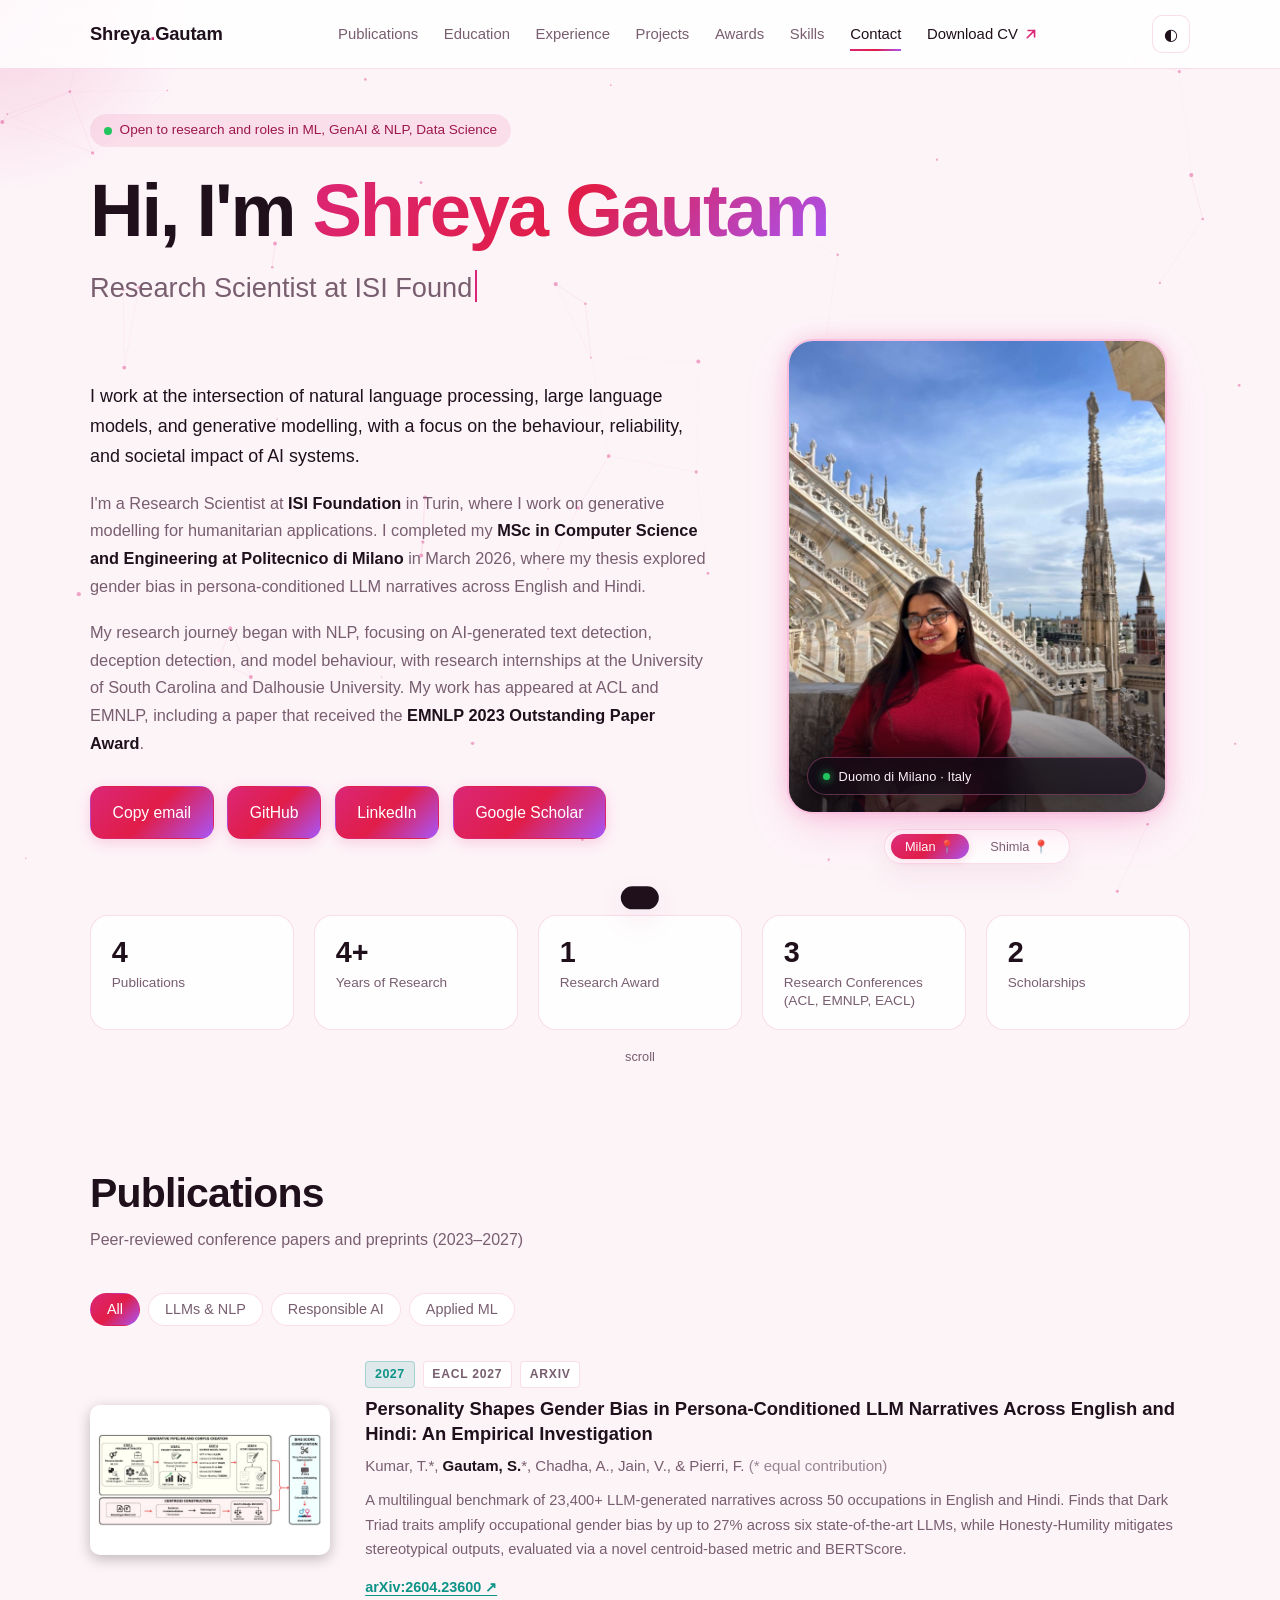
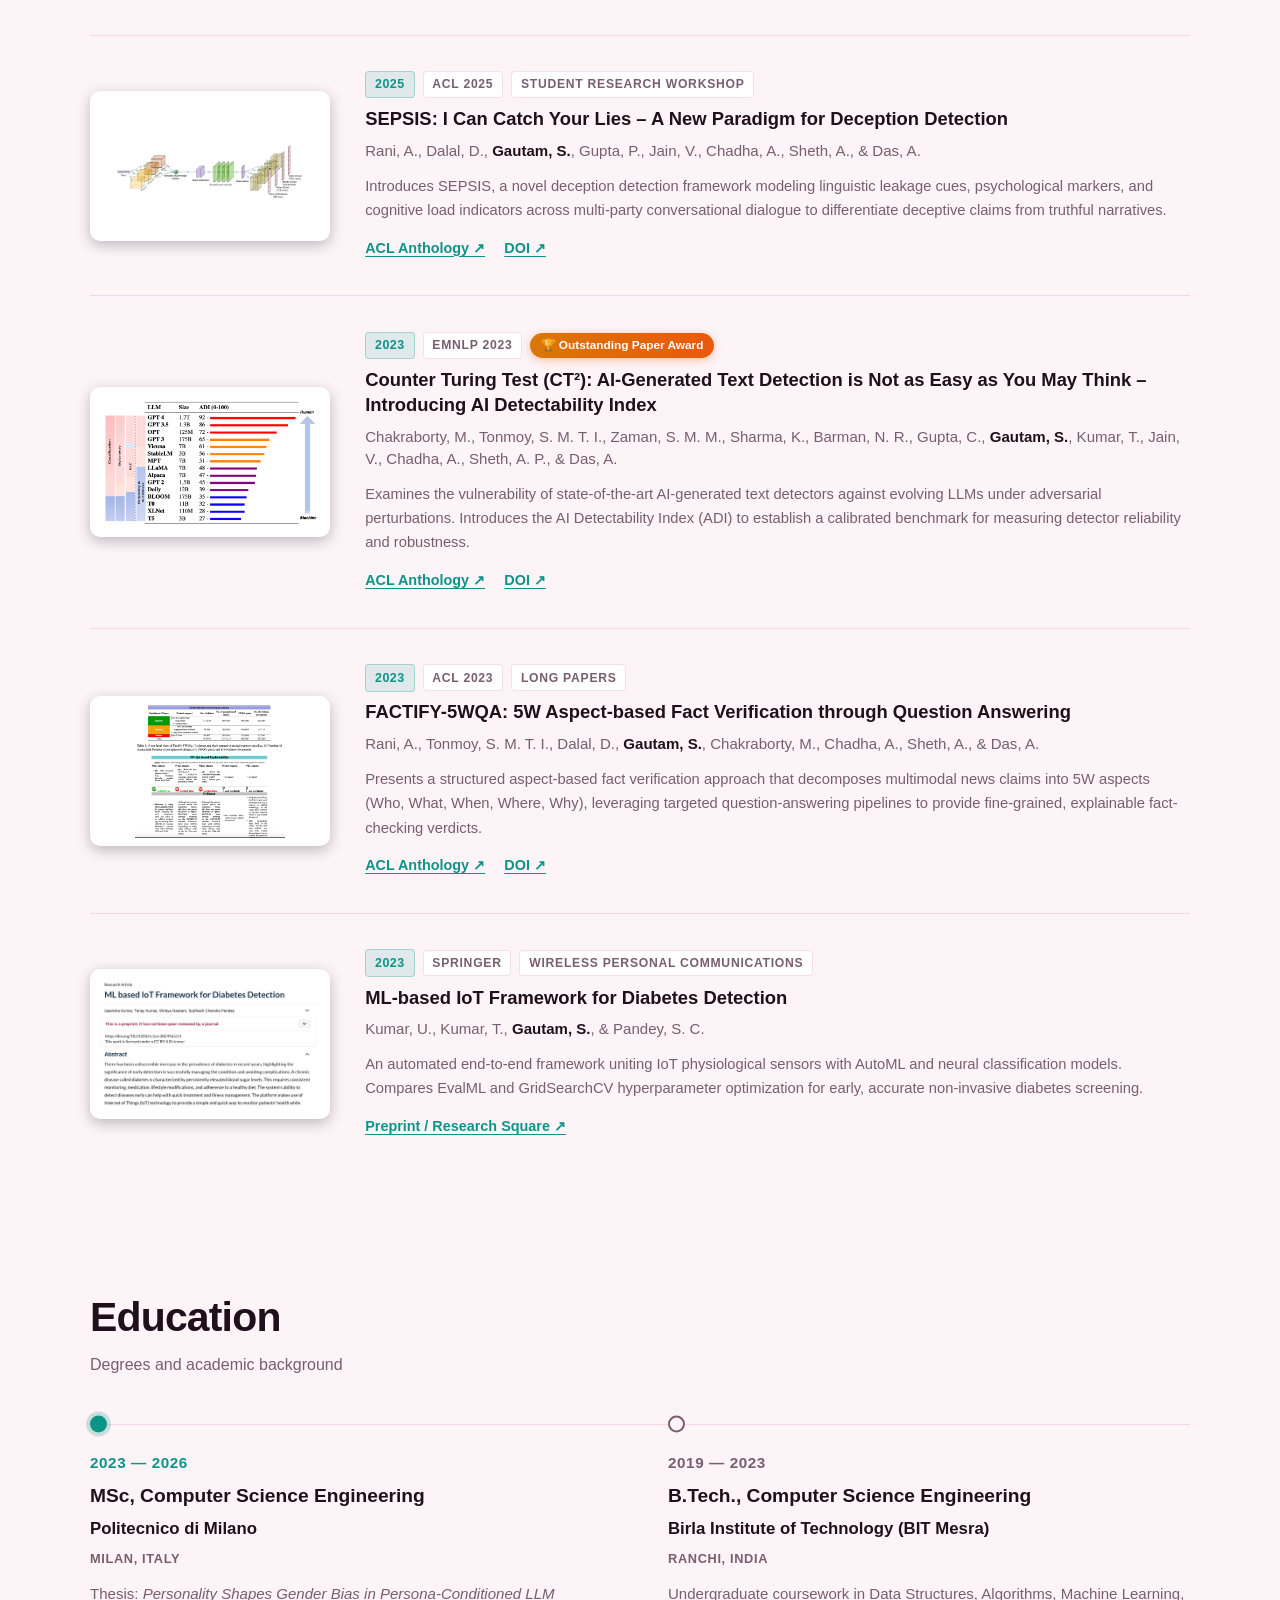
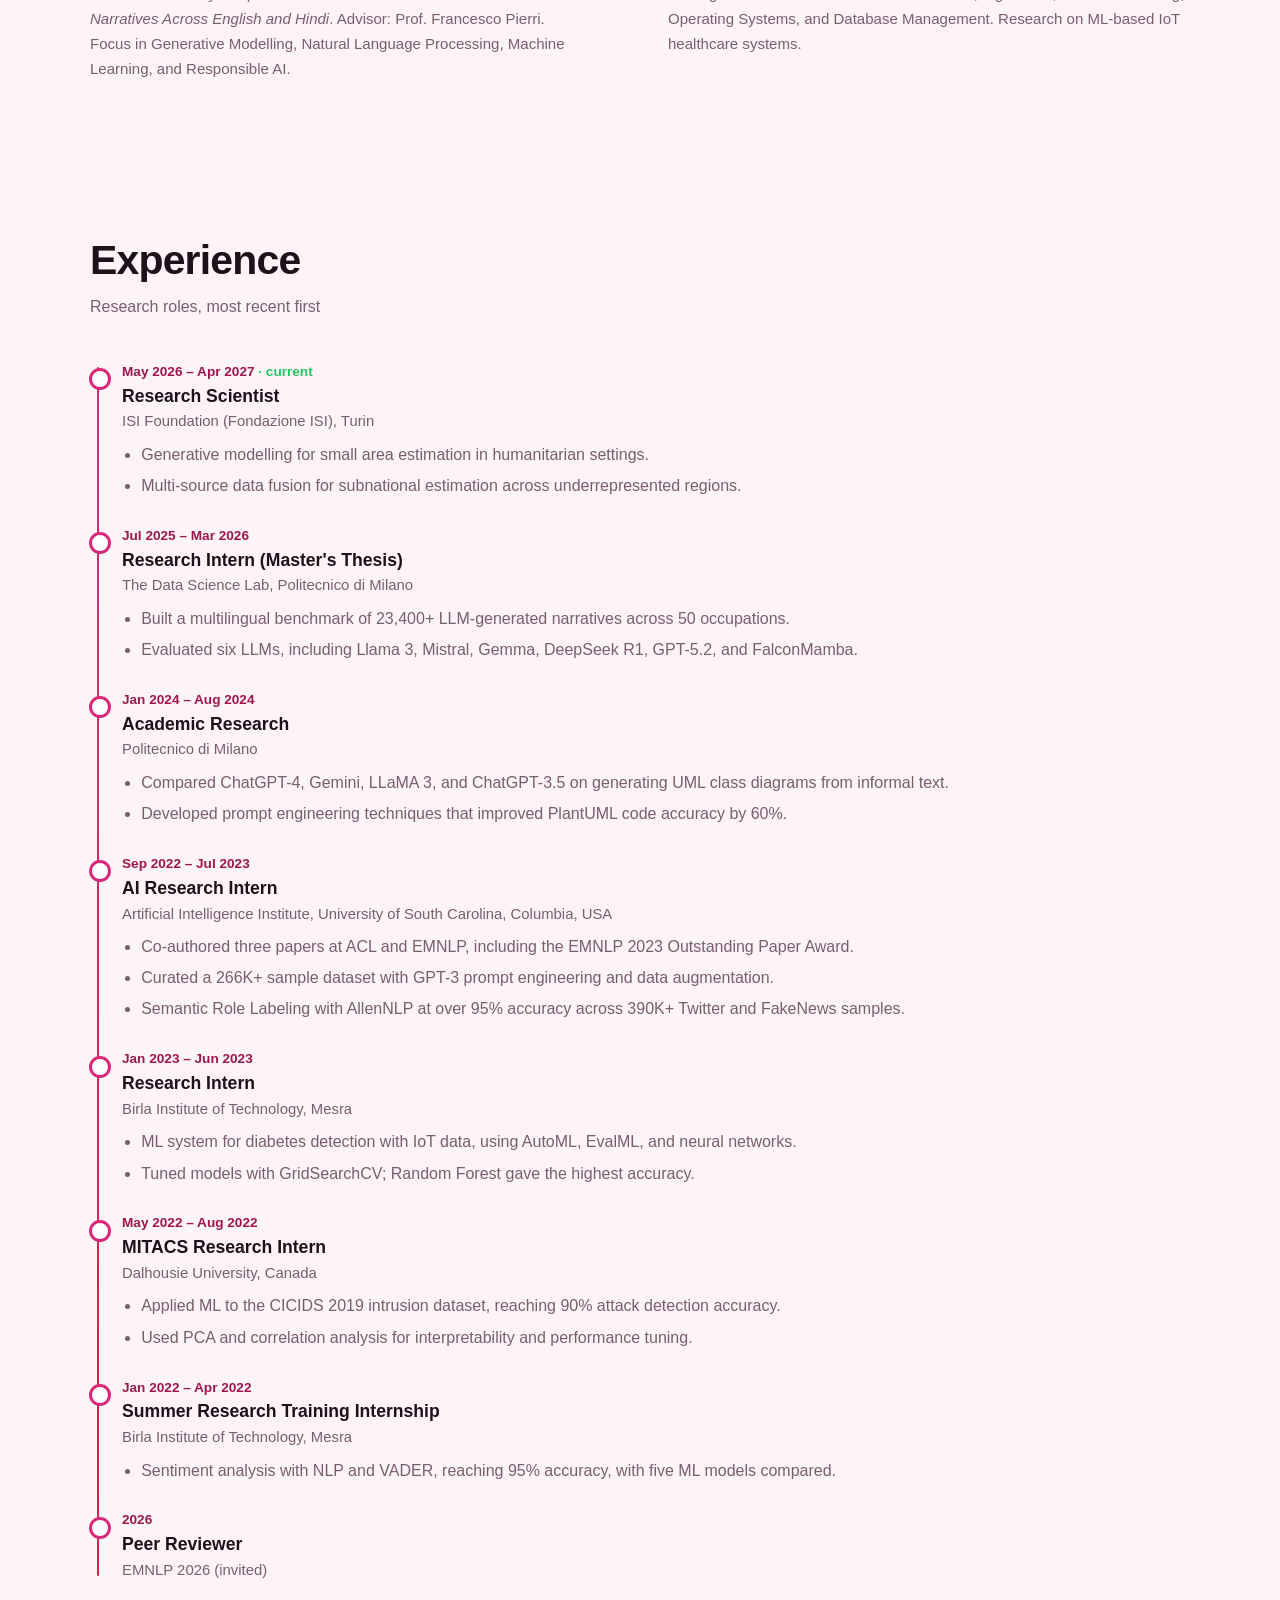
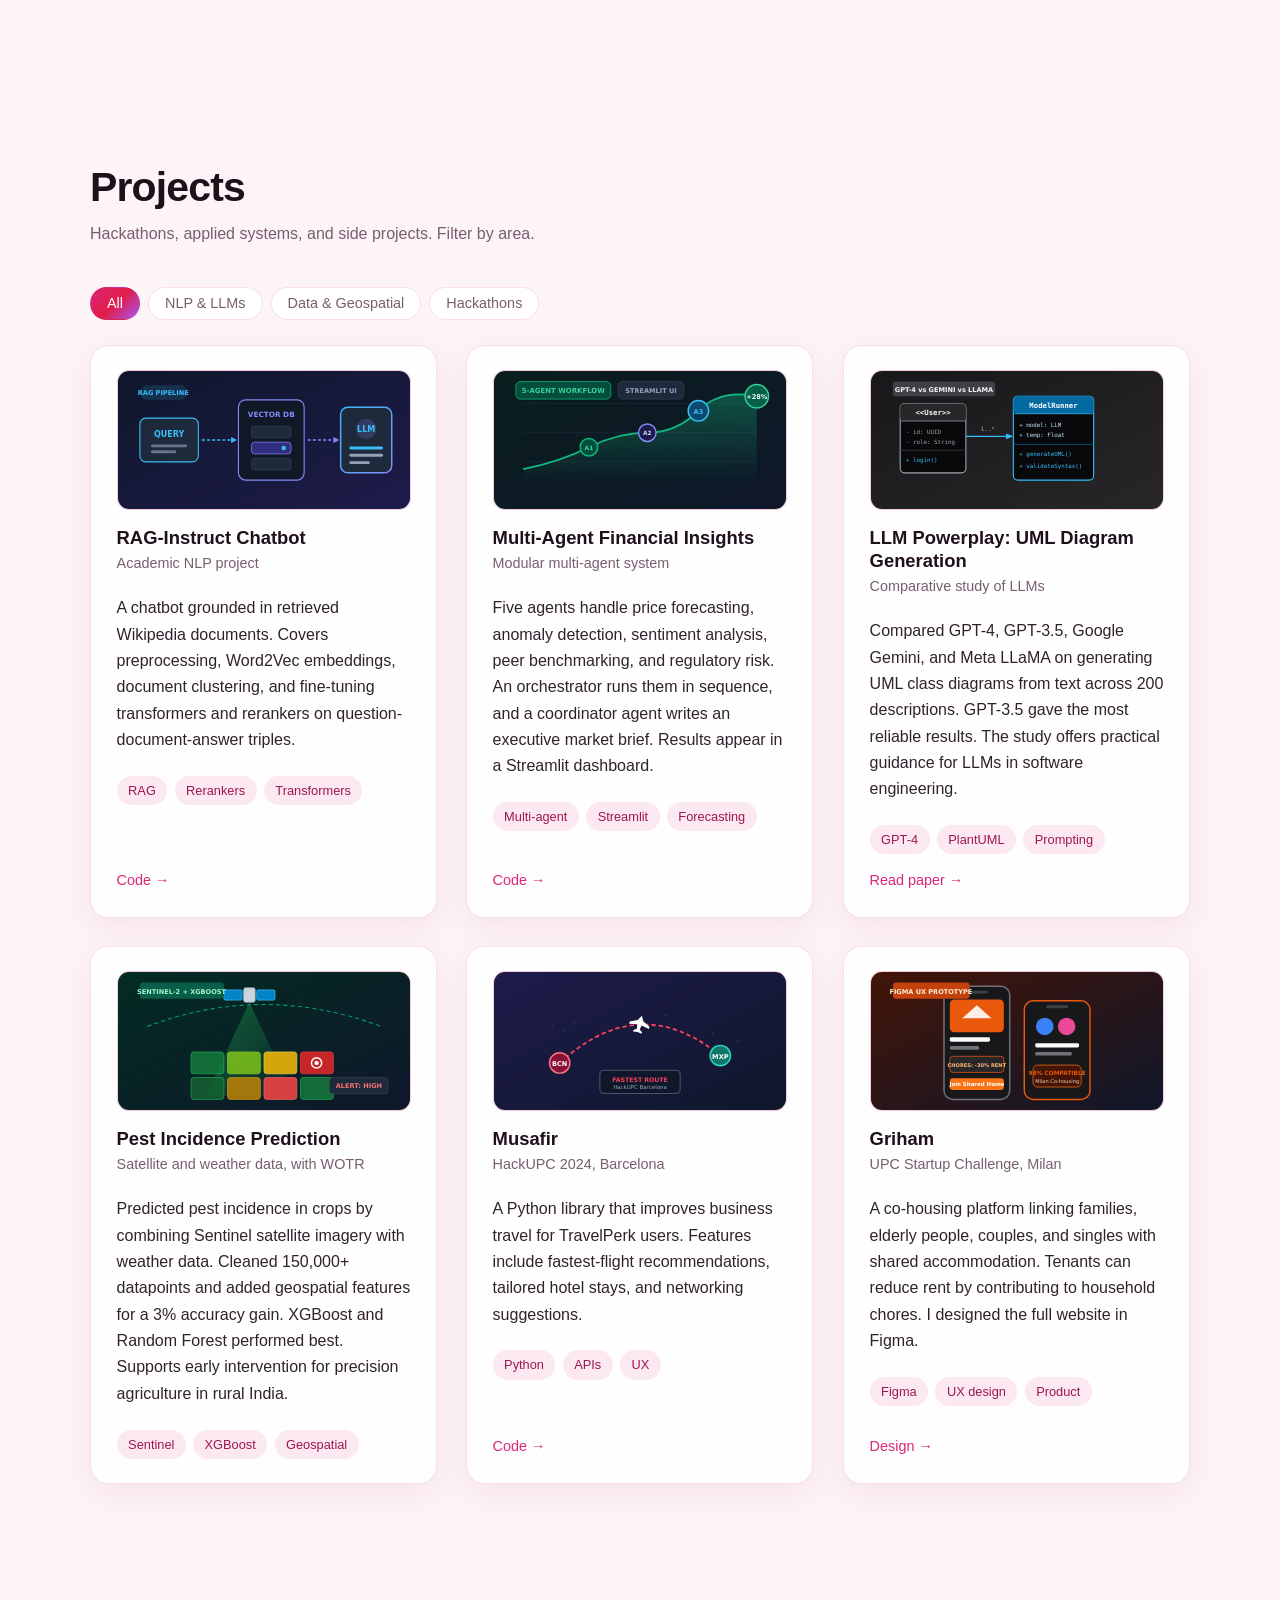
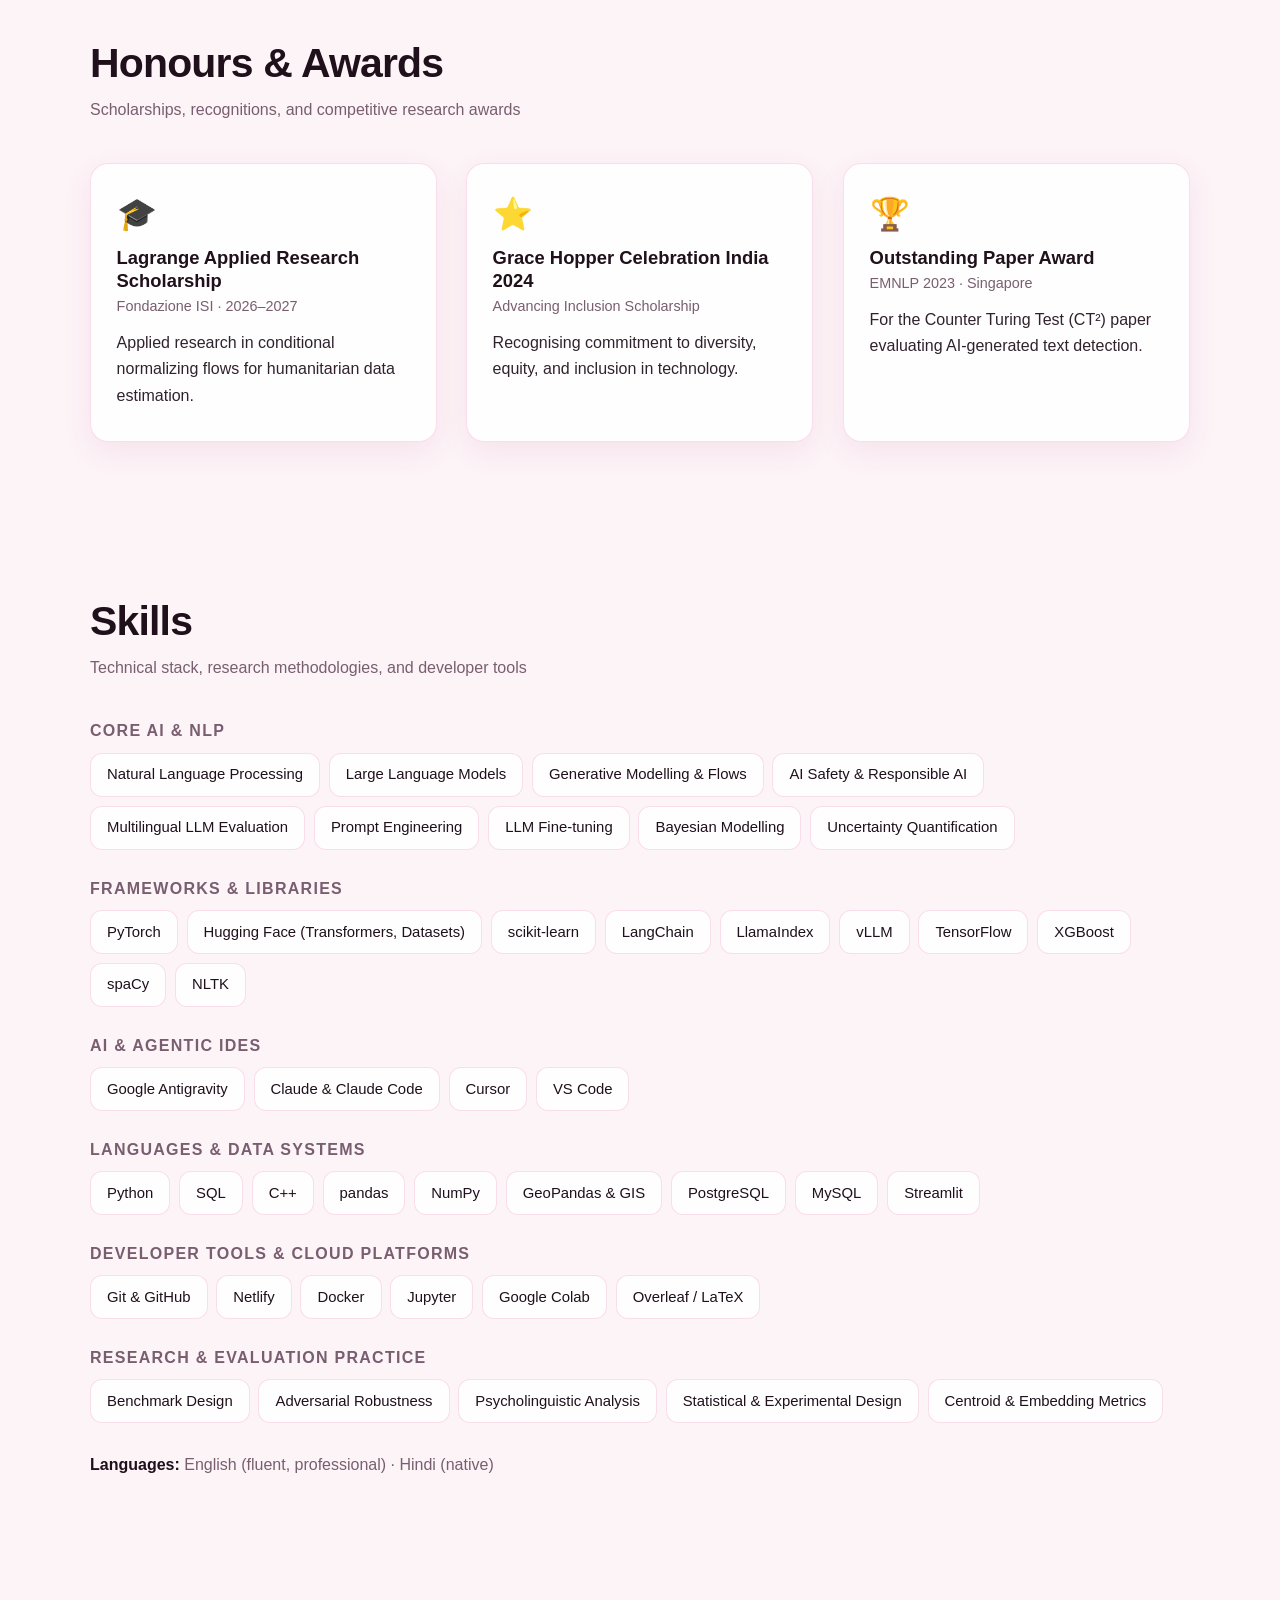
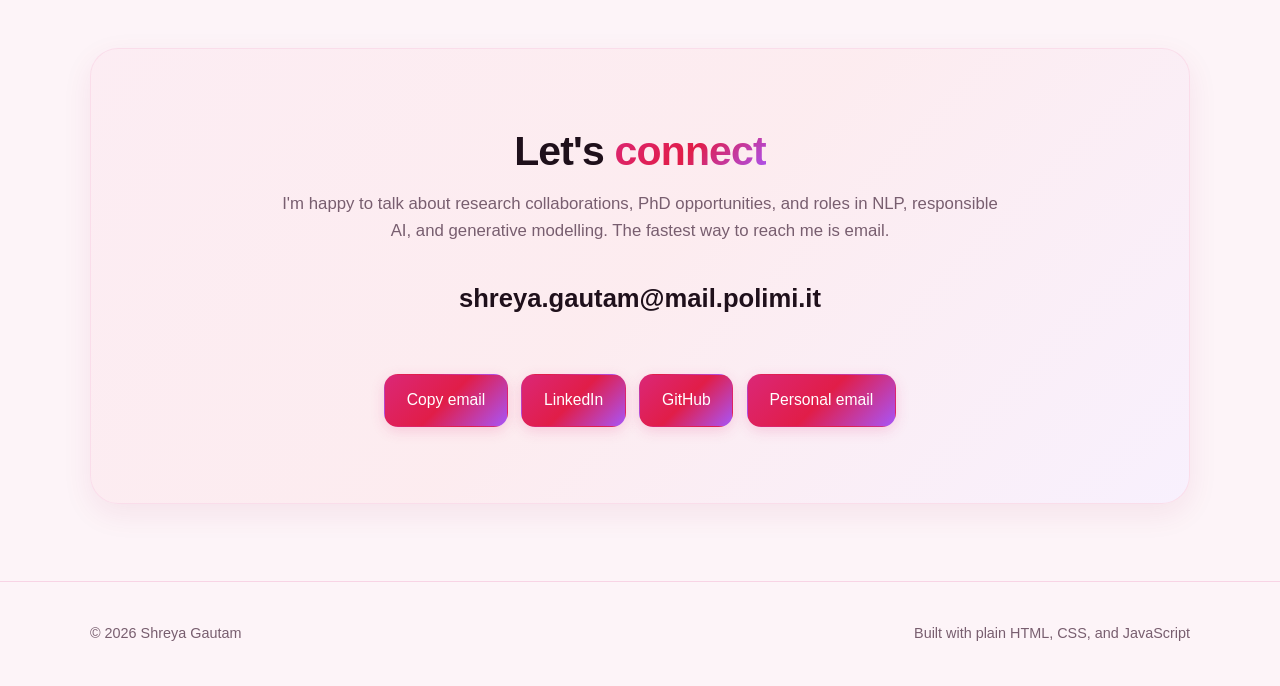
<file: index.html>
<!DOCTYPE html>
<html lang="en">

<head>
  <meta charset="UTF-8">
  <meta name="viewport" content="width=device-width, initial-scale=1.0">

  <!-- Primary Meta Tags -->
  <title>Shreya Gautam | Research Scientist – NLP, Generative AI & AI Safety</title>
  <meta name="title" content="Shreya Gautam | Research Scientist – NLP, Generative AI & AI Safety">
  <meta name="description"
    content="Research Scientist at ISI Foundation specializing in NLP, LLMs, GenAI, generative modelling for humanitarian data, bias mitigation, and AI safety. Winner of EMNLP 2023 Outstanding Paper Award.">
  <meta name="keywords"
    content="Shreya Gautam, Research Scientist, ISI Foundation, Natural Language Processing, NLP, Large Language Models, LLM evaluation, Generative AI, Responsible AI, AI Safety, Politecnico di Milano, Machine Learning, GenAI, Generative Modelling, Machine Learning, Computational Social Science, data for social good, Data Science">
  <meta name="author" content="Shreya Gautam">
  <meta name="robots" content="index, follow">
  <link rel="canonical" href="https://shreyagautamm.github.io/">
  <link rel="icon" type="image/svg+xml" href="assets/favicon.svg">
  <meta name="theme-color" content="#0f0a14" media="(prefers-color-scheme: dark)">
  <meta name="theme-color" content="#fdf4f8" media="(prefers-color-scheme: light)">

  <!-- Open Graph / Facebook / LinkedIn -->
  <meta property="og:type" content="profile">
  <meta property="og:url" content="https://shreyagautamm.github.io/">
  <meta property="og:title" content="Shreya Gautam | Research Scientist – NLP, Generative AI & AI Safety">
  <meta property="og:description"
    content="Research Scientist at ISI Foundation working on NLP, LLM evaluation, responsible AI, and generative modelling for humanitarian applications.">
  <meta property="og:image" content="https://shreyagautamm.github.io/assets/hero-art.svg">
  <meta property="og:site_name" content="Shreya Gautam Portfolio">
  <meta property="profile:first_name" content="Shreya">
  <meta property="profile:last_name" content="Gautam">

  <!-- Twitter / X -->
  <meta name="twitter:card" content="summary_large_image">
  <meta name="twitter:url" content="https://shreyagautamm.github.io/">
  <meta name="twitter:title" content="Shreya Gautam | Research Scientist – NLP, Generative AI & AI Safety">
  <meta name="twitter:description"
    content="Research Scientist at ISI Foundation working on NLP, LLMs, generative modelling, and AI safety. EMNLP 2023 Outstanding Paper Award winner.">
  <meta name="twitter:image" content="https://shreyagautamm.github.io/assets/hero-art.svg">

  <!-- Structured Data (JSON-LD Schema.org) for Google Search & Scholar -->
  <script type="application/ld+json">
  {
    "@context": "https://schema.org",
    "@graph": [
      {
        "@type": "Person",
        "@id": "https://shreyagautamm.github.io/#person",
        "name": "Shreya Gautam",
        "jobTitle": "Research Scientist",
        "worksFor": {
          "@type": "Organization",
          "name": "ISI Foundation",
          "url": "https://www.isi.it"
        },
        "alumniOf": [
          {
            "@type": "EducationalOrganization",
            "name": "Politecnico di Milano"
          },
          {
            "@type": "EducationalOrganization",
            "name": "Birla Institute of Technology, Mesra"
          }
        ],
        "url": "https://shreyagautamm.github.io/",
        "image": "https://shreyagautamm.github.io/assets/profile.svg",
        "sameAs": [
          "https://github.com/ShreyaGautamm",
          "https://www.linkedin.com/in/shreyagautamm",
          "https://scholar.google.com/citations?user=eaRErNwAAAAJ"
        ],
        "knowsAbout": [
          "Natural Language Processing",
          "Large Language Models",
          "Generative Modelling",
          "Responsible AI",
          "AI Safety",
          "Machine Learning",
          "Computational Social Science"
        ],
        "award": [
          "EMNLP 2023 Outstanding Paper Award"
        ]
      },
      {
        "@type": "WebSite",
        "@id": "https://shreyagautamm.github.io/#website",
        "url": "https://shreyagautamm.github.io/",
        "name": "Shreya Gautam | Research Portfolio",
        "description": "Research Scientist working on NLP, generative modelling, responsible AI, and AI safety.",
        "publisher": {
          "@id": "https://shreyagautamm.github.io/#person"
        }
      }
    ]
  }
  </script>
  <style>
    :root {
      --bg: #fdf4f8;
      --bg-2: #fae8f0;
      --surface: rgba(255, 255, 255, 0.85);
      --surface-solid: #ffffff;
      --text: #1f101b;
      --muted: #785e6f;
      --accent: #db2777;
      --accent-2: #e11d48;
      --accent-grad: linear-gradient(135deg, #db2777 0%, #e11d48 50%, #a855f7 100%);
      --border: rgba(219, 39, 119, 0.15);
      --chip-bg: rgba(219, 39, 119, 0.10);
      --chip-text: #9d174d;
      --shadow: 0 10px 30px rgba(157, 23, 77, 0.08);
      --glow: rgba(219, 39, 119, 0.18);
    }

    @media (prefers-color-scheme: dark) {
      :root:not([data-theme="light"]) {
        --bg: #0f0a14;
        --bg-2: #1a1024;
        --surface: rgba(29, 18, 38, 0.78);
        --surface-solid: #1d1226;
        --text: #fdf2f8;
        --muted: #a89cb5;
        --accent: #f472b6;
        --accent-2: #fb7185;
        --accent-grad: linear-gradient(135deg, #f472b6 0%, #fb7185 50%, #c084fc 100%);
        --border: rgba(244, 114, 182, 0.18);
        --chip-bg: rgba(244, 114, 182, 0.15);
        --chip-text: #fbcfe8;
        --shadow: 0 10px 30px rgba(0, 0, 0, 0.45);
        --glow: rgba(244, 114, 182, 0.25);
      }
    }

    :root[data-theme="dark"] {
      --bg: #0f0a14;
      --bg-2: #1a1024;
      --surface: rgba(29, 18, 38, 0.78);
      --surface-solid: #1d1226;
      --text: #fdf2f8;
      --muted: #a89cb5;
      --accent: #f472b6;
      --accent-2: #fb7185;
      --accent-grad: linear-gradient(135deg, #f472b6 0%, #fb7185 50%, #c084fc 100%);
      --border: rgba(244, 114, 182, 0.18);
      --chip-bg: rgba(244, 114, 182, 0.15);
      --chip-text: #fbcfe8;
      --shadow: 0 10px 30px rgba(0, 0, 0, 0.45);
      --glow: rgba(244, 114, 182, 0.25);
    }

    :root[data-theme="light"] {
      --bg: #fdf4f8;
      --bg-2: #fae8f0;
      --surface: rgba(255, 255, 255, 0.85);
      --surface-solid: #ffffff;
      --text: #1f101b;
      --muted: #785e6f;
      --accent: #db2777;
      --accent-2: #e11d48;
      --accent-grad: linear-gradient(135deg, #db2777 0%, #e11d48 50%, #a855f7 100%);
      --border: rgba(219, 39, 119, 0.15);
      --chip-bg: rgba(219, 39, 119, 0.10);
      --chip-text: #9d174d;
      --shadow: 0 10px 30px rgba(157, 23, 77, 0.08);
      --glow: rgba(219, 39, 119, 0.18);
    }

    * {
      box-sizing: border-box;
    }

    html {
      scroll-behavior: smooth;
      scroll-padding-top: 80px;
    }

    body {
      margin: 0;
      font-family: -apple-system, BlinkMacSystemFont, "Segoe UI", Inter, Roboto, "Helvetica Neue", Arial, sans-serif;
      background: var(--bg);
      color: var(--text);
      line-height: 1.65;
      overflow-x: hidden;
      transition: background .4s, color .4s;
    }

    a {
      color: var(--accent);
      text-decoration: none;
    }

    a:hover {
      text-decoration: underline;
    }

    .container {
      width: 100%;
      max-width: 1180px;
      margin: 0 auto;
      padding: 0 2.5rem;
    }

    @media (min-width: 1440px) {
      .container {
        max-width: 1300px;
        padding: 0 3.8rem;
      }
    }

    @media (min-width: 1800px) {
      .container {
        max-width: 1460px;
        padding: 0 5rem;
      }
    }

    .hidden {
      display: none !important;
    }

    h1,
    h2,
    h3 {
      line-height: 1.25;
    }

    section {
      position: relative;
      padding: clamp(4.5rem, 6vw, 7rem) 0;
    }

    .section-title {
      font-size: clamp(2.1rem, 3.2vw, 2.9rem);
      letter-spacing: -0.02em;
      margin: 0 0 0.5rem;
    }

    .section-sub {
      color: var(--muted);
      font-size: clamp(1rem, 1.2vw, 1.2rem);
      margin: 0 0 2.5rem;
    }

    .gradient-text {
      background: var(--accent-grad);
      -webkit-background-clip: text;
      background-clip: text;
      color: transparent;
    }

    #bg-canvas {
      position: fixed;
      inset: 0;
      width: 100%;
      height: 100%;
      z-index: -1;
      pointer-events: none;
      opacity: 0.55;
    }

    #cursor-glow {
      position: fixed;
      top: 0;
      left: 0;
      width: 420px;
      height: 420px;
      margin: -210px 0 0 -210px;
      border-radius: 50%;
      pointer-events: none;
      z-index: -1;
      background: radial-gradient(circle, var(--glow) 0%, transparent 65%);
    }

    @media (hover: none) {
      #cursor-glow {
        display: none;
      }
    }

    nav {
      position: sticky;
      top: 0;
      z-index: 50;
      backdrop-filter: blur(14px);
      -webkit-backdrop-filter: blur(14px);
      background: var(--surface);
      border-bottom: 1px solid var(--border);
      transition: box-shadow .3s;
    }

    nav.scrolled {
      box-shadow: var(--shadow);
    }

    nav .container {
      display: flex;
      align-items: center;
      justify-content: space-between;
      height: 68px;
    }

    .brand {
      font-weight: 700;
      font-size: 1.15rem;
      color: var(--text);
      letter-spacing: -0.01em;
    }

    .brand span {
      color: var(--accent);
    }

    .nav-links {
      display: flex;
      align-items: center;
      gap: 1.6rem;
      list-style: none;
      margin: 0;
      padding: 0;
    }

    @media (min-width: 1400px) {
      .nav-links {
        gap: 2.2rem;
      }

      .nav-links a {
        font-size: 1rem;
      }
    }

    .nav-links a {
      color: var(--muted);
      font-size: 0.93rem;
      padding: 0.3rem 0;
      position: relative;
    }

    .nav-links a::after {
      content: "";
      position: absolute;
      left: 0;
      bottom: -4px;
      height: 2px;
      width: 0;
      background: var(--accent-grad);
      transition: width .3s;
    }

    .nav-links a:hover,
    .nav-links a.active {
      color: var(--text);
      text-decoration: none;
    }

    .nav-links a:hover::after,
    .nav-links a.active::after {
      width: 100%;
    }

    .nav-right {
      display: flex;
      gap: 0.5rem;
      align-items: center;
    }

    .nav-cv-link {
      display: inline-flex !important;
      align-items: center;
      gap: 0.35rem;
      color: var(--text) !important;
      font-weight: 500;
    }

    .nav-cv-link .external-icon {
      transition: transform .2s ease;
      color: var(--accent);
      flex-shrink: 0;
    }

    .nav-cv-link:hover .external-icon {
      transform: translate(2px, -2px);
    }

    .icon-btn {
      background: var(--surface-solid);
      border: 1px solid var(--border);
      color: var(--text);
      width: 38px;
      height: 38px;
      border-radius: 10px;
      cursor: pointer;
      display: grid;
      place-items: center;
      font-size: 1rem;
      transition: transform .2s, border-color .2s;
    }

    .icon-btn:hover {
      transform: translateY(-2px);
      border-color: var(--accent);
    }

    .menu-toggle {
      display: none;
    }

    .hero {
      padding: 2.8rem 0 3.8rem;
      position: relative;
    }

    .hero .container {
      width: 100%;
    }

    .eyebrow {
      display: inline-flex;
      align-items: center;
      gap: 0.5rem;
      font-size: 0.85rem;
      color: var(--chip-text);
      background: var(--chip-bg);
      padding: 0.35rem 0.85rem;
      border-radius: 999px;
      margin-bottom: 1.1rem;
    }

    .pulse {
      width: 8px;
      height: 8px;
      border-radius: 50%;
      background: #22c55e;
      box-shadow: 0 0 0 0 rgba(34, 197, 94, .6);
      animation: pulse 2s infinite;
    }

    @keyframes pulse {
      0% {
        box-shadow: 0 0 0 0 rgba(34, 197, 94, .55);
      }

      70% {
        box-shadow: 0 0 0 10px rgba(34, 197, 94, 0);
      }

      100% {
        box-shadow: 0 0 0 0 rgba(34, 197, 94, 0);
      }
    }

    .hero h1 {
      font-size: clamp(2.8rem, 5.8vw, 5.2rem);
      letter-spacing: -0.03em;
      margin: 0 0 0.5rem;
    }

    .typed-line {
      font-size: clamp(1.2rem, 2.2vw, 1.7rem);
      color: var(--muted);
      min-height: 2.2rem;
      margin: 0 0 1rem;
    }

    .typed-line .cursor {
      display: inline-block;
      width: 2px;
      height: 1.2em;
      background: var(--accent);
      margin-left: 3px;
      vertical-align: -0.2em;
      animation: blink 1s steps(2) infinite;
    }

    @keyframes blink {
      50% {
        opacity: 0;
      }
    }

    .hero-main {
      display: grid;
      grid-template-columns: 1.45fr 1fr;
      gap: 3.5rem;
      align-items: center;
      margin-top: 1.8rem;
      margin-bottom: 3.2rem;
    }

    @media (max-width: 980px) {
      .hero-main {
        grid-template-columns: 1fr;
        gap: 2.5rem;
      }

      .avatar-wrap {
        order: -1;
      }
    }

    .hero-story p {
      font-size: clamp(1.02rem, 1.15vw, 1.14rem);
      line-height: 1.7;
      color: var(--muted);
      margin-bottom: 1.15rem;
    }

    .hero-story p strong {
      color: var(--text);
    }

    .hero-story p.lead {
      font-size: clamp(1.12rem, 1.3vw, 1.25rem);
      line-height: 1.65;
      color: var(--text);
    }

    .btn-row {
      display: flex;
      flex-wrap: wrap;
      gap: 0.85rem;
      margin-top: 1.8rem;
      margin-bottom: 0;
    }

    .btn {
      display: inline-flex;
      align-items: center;
      gap: 0.5rem;
      padding: 0.78rem 1.35rem;
      border-radius: 14px;
      border: 1px solid var(--border);
      background: var(--surface-solid);
      color: var(--text);
      font-weight: 500;
      font-size: 0.98rem;
      cursor: pointer;
      transition: transform .2s, box-shadow .2s, border-color .2s;
      font-family: inherit;
    }

    .btn:hover {
      transform: translateY(-2px);
      box-shadow: var(--shadow);
      text-decoration: none;
      border-color: var(--accent);
    }

    .btn.primary {
      background: var(--accent-grad);
      color: #fff;
      border-color: transparent;
      box-shadow: 0 4px 14px var(--glow);
    }

    .btn.primary:hover {
      color: #fff;
      transform: translateY(-2px);
      box-shadow: 0 6px 20px var(--glow);
      border-color: transparent;
    }

    .stats {
      display: grid;
      grid-template-columns: repeat(5, 1fr);
      gap: 1.25rem;
      width: 100%;
      max-width: 100%;
    }

    @media (max-width: 1100px) {
      .stats {
        grid-template-columns: repeat(auto-fit, minmax(170px, 1fr));
        gap: 1rem;
      }
    }

    @media (max-width: 600px) {
      .stats {
        grid-template-columns: repeat(2, 1fr);
      }
    }

    .stat {
      background: var(--surface);
      border: 1px solid var(--border);
      border-radius: 18px;
      padding: 1.15rem 1.3rem;
      backdrop-filter: blur(8px);
      transition: transform .2s ease, border-color .2s ease, box-shadow .2s ease;
    }

    .stat:hover {
      transform: translateY(-3px);
      border-color: var(--accent);
      box-shadow: var(--shadow);
    }

    .stat .num {
      font-size: clamp(1.8rem, 2.2vw, 2.3rem);
      font-weight: 700;
      line-height: 1.2;
    }

    .stat .label {
      font-size: clamp(0.85rem, 0.9vw, 0.92rem);
      color: var(--muted);
      margin-top: 0.3rem;
      line-height: 1.35;
    }

    .scroll-hint {
      position: absolute;
      bottom: 1.5rem;
      left: 50%;
      transform: translateX(-50%);
      color: var(--muted);
      font-size: 0.8rem;
      animation: bob 2.2s ease-in-out infinite;
    }

    @keyframes bob {

      0%,
      100% {
        transform: translate(-50%, 0);
      }

      50% {
        transform: translate(-50%, 8px);
      }
    }

    .card {
      background: var(--surface);
      border: 1px solid var(--border);
      border-radius: 18px;
      padding: 1.5rem 1.6rem;
      backdrop-filter: blur(10px);
      box-shadow: var(--shadow);
      transition: transform .25s ease, box-shadow .25s ease, border-color .25s;
      transform-style: preserve-3d;
      will-change: transform;
    }

    .card:hover {
      border-color: var(--accent);
    }

    .card h3 {
      margin: 0 0 0.2rem;
      font-size: 1.15rem;
    }

    .card .meta {
      color: var(--muted);
      font-size: 0.9rem;
      margin-bottom: 0.7rem;
    }

    .card p {
      margin: 0.5rem 0;
      color: var(--text);
      opacity: 0.92;
    }

    .card ul {
      margin: 0.5rem 0 0;
      padding-left: 1.2rem;
    }

    .card li {
      margin-bottom: 0.35rem;
    }

    .grid-2 {
      display: grid;
      grid-template-columns: repeat(auto-fit, minmax(360px, 1fr));
      gap: 1.6rem;
    }

    @media (min-width: 1100px) {
      .grid-2 {
        grid-template-columns: repeat(2, 1fr);
        gap: 2rem;
      }
    }

    @media (min-width: 1600px) {
      .grid-2 {
        gap: 2.6rem;
      }
    }

    .grid-3 {
      display: grid;
      grid-template-columns: repeat(auto-fit, minmax(320px, 1fr));
      gap: 1.6rem;
    }

    @media (min-width: 1100px) {
      .grid-3 {
        grid-template-columns: repeat(3, 1fr);
        gap: 1.8rem;
      }
    }

    @media (min-width: 1600px) {
      .grid-3 {
        gap: 2.4rem;
      }
    }

    .chips {
      display: flex;
      flex-wrap: wrap;
      gap: 0.45rem;
      margin-top: 0.9rem;
    }

    .chip {
      font-size: 0.8rem;
      padding: 0.25rem 0.72rem;
      border-radius: 999px;
      background: var(--chip-bg);
      color: var(--chip-text);
    }

    .reveal {
      opacity: 0;
      transform: translateY(26px);
      transition: opacity .7s ease, transform .7s ease;
    }

    .reveal.in {
      opacity: 1;
      transform: none;
    }

    .reveal-delay-1 {
      transition-delay: .1s;
    }

    .reveal-delay-2 {
      transition-delay: .2s;
    }

    .reveal-delay-3 {
      transition-delay: .3s;
    }

    .about-grid {
      display: grid;
      grid-template-columns: 1.6fr 1fr;
      gap: 3.5rem;
      align-items: center;
    }

    .about-grid p {
      color: var(--muted);
      font-size: clamp(1.02rem, 1.15vw, 1.2rem);
      line-height: 1.7;
    }

    .about-grid p strong {
      color: var(--text);
    }

    @media (min-width: 1400px) {
      .about-grid {
        gap: 4.5rem;
      }
    }

    .avatar-wrap {
      display: flex;
      flex-direction: column;
      align-items: center;
      gap: 0.9rem;
      justify-self: center;
      width: 100%;
      max-width: 380px;
    }

    .avatar {
      position: relative;
      width: 100%;
      aspect-ratio: 4 / 5;
      border-radius: 26px;
      overflow: hidden;
      border: 2px solid rgba(244, 114, 182, 0.45);
      background: var(--surface-solid);
      box-shadow: 0 16px 45px -10px rgba(244, 114, 182, 0.35), 0 0 25px -4px rgba(219, 39, 119, 0.25);
      transition: transform .35s ease, box-shadow .35s ease, border-color .35s ease;
    }

    .avatar:hover {
      transform: translateY(-4px);
      border-color: var(--accent);
      box-shadow: 0 22px 55px -10px rgba(244, 114, 182, 0.5), 0 0 35px -2px rgba(219, 39, 119, 0.35);
    }

    .avatar-photo {
      position: absolute;
      inset: 0;
      width: 100%;
      height: 100%;
      object-fit: cover;
      object-position: center 62%;
      filter: contrast(1.04) saturate(1.06) brightness(0.99);
      transition: transform .45s ease, filter .45s ease, opacity .3s ease;
    }

    .avatar:hover .avatar-photo {
      transform: scale(1.03);
    }

    .avatar-overlay {
      position: absolute;
      inset: 0;
      background: linear-gradient(180deg, transparent 62%, rgba(15, 10, 20, 0.78) 100%);
      pointer-events: none;
      z-index: 2;
    }

    .avatar-badge {
      position: absolute;
      bottom: 1.1rem;
      left: 1.1rem;
      right: 1.1rem;
      z-index: 3;
      display: flex;
      align-items: center;
      gap: 0.55rem;
      padding: 0.45rem 0.95rem;
      border-radius: 999px;
      background: rgba(15, 10, 20, 0.75);
      backdrop-filter: blur(14px);
      -webkit-backdrop-filter: blur(14px);
      border: 1px solid rgba(244, 114, 182, 0.35);
      color: #fdf2f8;
      font-size: 0.8rem;
      font-weight: 500;
      letter-spacing: 0.01em;
      box-shadow: 0 4px 18px rgba(0, 0, 0, 0.4);
    }

    .avatar-badge .badge-dot {
      width: 7px;
      height: 7px;
      border-radius: 50%;
      background: #22c55e;
      box-shadow: 0 0 8px #22c55e;
      flex-shrink: 0;
    }

    .avatar-switcher {
      display: inline-flex;
      align-items: center;
      gap: 0.4rem;
      padding: 0.25rem 0.35rem;
      background: var(--surface);
      border: 1px solid var(--border);
      border-radius: 999px;
      box-shadow: var(--shadow);
    }

    .switcher-btn {
      font-family: inherit;
      font-size: 0.8rem;
      padding: 0.32rem 0.9rem;
      border-radius: 999px;
      border: none;
      background: transparent;
      color: var(--muted);
      cursor: pointer;
      transition: all .2s ease;
      font-weight: 500;
    }

    .switcher-btn:hover {
      color: var(--text);
    }

    .switcher-btn.active {
      background: var(--accent-grad);
      color: #fff;
      box-shadow: 0 2px 8px var(--glow);
    }

    .card-visual {
      width: 100%;
      height: clamp(130px, 11vw, 175px);
      border-radius: 10px;
      overflow: hidden;
      margin-bottom: 0.85rem;
      border: 1px solid var(--border);
      background: var(--bg-2);
    }

    .card-visual img {
      width: 100%;
      height: 100%;
      object-fit: cover;
      display: block;
      transition: transform .35s ease;
    }

    .card:hover .card-visual img {
      transform: scale(1.03);
    }

    .filters {
      display: flex;
      flex-wrap: wrap;
      gap: 0.5rem;
      margin-bottom: 1.6rem;
    }

    .filter-btn {
      font-family: inherit;
      font-size: 0.9rem;
      padding: 0.45rem 1rem;
      border-radius: 999px;
      cursor: pointer;
      background: var(--surface-solid);
      border: 1px solid var(--border);
      color: var(--muted);
      transition: all .2s;
    }

    .filter-btn:hover {
      color: var(--text);
      border-color: var(--accent);
    }

    .filter-btn.active {
      background: var(--accent-grad);
      color: #fff;
      border-color: transparent;
    }

    .item {
      transition: opacity .35s, transform .35s;
    }

    .item.hidden {
      display: none !important;
    }

    /* Horizontal Academic Publications */
    .pub-list {
      display: flex;
      flex-direction: column;
      gap: 2.2rem;
    }

    .pub-item {
      display: grid;
      grid-template-columns: 240px 1fr;
      gap: 2.2rem;
      align-items: center;
      padding-bottom: 2.2rem;
      border-bottom: 1px solid var(--border);
      transition: border-color .25s ease;
    }

    .pub-item:last-child {
      border-bottom: none;
      padding-bottom: 0;
    }

    @media (max-width: 860px) {
      .pub-item {
        grid-template-columns: 1fr;
        gap: 1.2rem;
      }
    }

    .pub-thumb-link {
      display: flex;
      align-items: center;
      justify-content: center;
      border-radius: 10px;
      overflow: hidden;
      border: 1px solid rgba(255, 255, 255, 0.12);
      background: #ffffff;
      box-shadow: 0 4px 14px rgba(0, 0, 0, 0.25);
      transition: transform .25s ease, border-color .25s ease, box-shadow .25s ease;
      aspect-ratio: 16 / 10;
      position: relative;
      padding: 0.45rem;
    }

    [data-theme="light"] .pub-thumb-link {
      border-color: rgba(0, 0, 0, 0.1);
      box-shadow: 0 2px 10px rgba(0, 0, 0, 0.08);
    }

    .pub-thumb-link:hover {
      transform: translateY(-3px) scale(1.02);
      border-color: var(--accent);
      box-shadow: 0 8px 24px var(--glow);
    }

    .pub-thumb-img {
      width: 100%;
      height: 100%;
      object-fit: contain;
      display: block;
      transition: transform .35s ease;
    }

    .pub-thumb-link:hover .pub-thumb-img {
      transform: scale(1.03);
    }

    .pub-info {
      display: flex;
      flex-direction: column;
    }

    .pub-tags {
      display: flex;
      align-items: center;
      gap: 0.5rem;
      margin-bottom: 0.55rem;
      flex-wrap: wrap;
    }

    .pub-tag-year {
      font-size: 0.78rem;
      font-weight: 700;
      color: #0d9488;
      background: rgba(13, 148, 136, 0.12);
      border: 1px solid rgba(13, 148, 136, 0.28);
      padding: 0.15rem 0.55rem;
      border-radius: 4px;
      letter-spacing: 0.04em;
    }

    [data-theme="dark"] .pub-tag-year {
      color: #2dd4bf;
      background: rgba(45, 212, 191, 0.12);
      border-color: rgba(45, 212, 191, 0.28);
    }

    .pub-tag-venue {
      font-size: 0.76rem;
      font-weight: 600;
      color: var(--muted);
      background: var(--surface-solid);
      border: 1px solid var(--border);
      padding: 0.15rem 0.55rem;
      border-radius: 4px;
      letter-spacing: 0.06em;
      text-transform: uppercase;
    }

    .pub-tag-award {
      font-size: 0.74rem;
      font-weight: 700;
      background: linear-gradient(90deg, #d97706, #ea580c);
      color: #fff;
      padding: 0.18rem 0.65rem;
      border-radius: 999px;
      box-shadow: 0 2px 8px rgba(234, 88, 12, 0.35);
    }

    .pub-heading {
      font-size: clamp(1.15rem, 1.4vw, 1.4rem);
      font-weight: 600;
      line-height: 1.35;
      margin: 0 0 0.5rem;
      color: var(--text);
    }

    .pub-heading a {
      color: var(--text);
      text-decoration: none;
      transition: color .2s ease;
    }

    .pub-heading a:hover {
      color: var(--accent);
      text-decoration: underline;
    }

    .pub-author-line {
      font-size: 0.94rem;
      color: var(--muted);
      margin: 0 0 0.7rem;
      line-height: 1.5;
    }

    .pub-author-line strong {
      color: var(--text);
      font-weight: 700;
    }

    .pub-summary {
      font-size: clamp(0.92rem, 1.05vw, 1rem);
      line-height: 1.65;
      color: var(--muted);
      margin: 0 0 0.9rem;
    }

    .pub-links-row {
      display: flex;
      align-items: center;
      gap: 1.2rem;
      flex-wrap: wrap;
    }

    .pub-paper-link {
      display: inline-flex;
      align-items: center;
      gap: 0.35rem;
      font-size: 0.9rem;
      font-weight: 600;
      color: #0d9488;
      text-decoration: underline;
      text-underline-offset: 3px;
      transition: color .2s ease;
    }

    [data-theme="dark"] .pub-paper-link {
      color: #2dd4bf;
    }

    .pub-paper-link:hover {
      color: var(--accent);
    }

    /* Horizontal Education Timeline */
    .edu-timeline {
      display: grid;
      grid-template-columns: 1fr 1fr;
      gap: 3.5rem;
      position: relative;
      padding-top: 2rem;
      margin-top: 1rem;
    }

    .edu-timeline::before {
      content: "";
      position: absolute;
      top: 6px;
      left: 0;
      right: 0;
      height: 1px;
      background: var(--border);
    }

    .edu-col {
      position: relative;
    }

    .edu-col::before {
      content: "";
      position: absolute;
      top: -2rem;
      left: 0;
      width: 13px;
      height: 13px;
      border-radius: 50%;
      transform: translateY(-50%) translateY(6px);
      background: var(--bg);
      border: 2px solid var(--muted);
      z-index: 2;
      transition: all .25s ease;
    }

    .edu-col.active::before {
      background: #0d9488;
      border-color: #0d9488;
      box-shadow: 0 0 0 4px rgba(13, 148, 136, 0.22);
    }

    [data-theme="dark"] .edu-col.active::before {
      background: #2dd4bf;
      border-color: #2dd4bf;
      box-shadow: 0 0 0 4px rgba(45, 212, 191, 0.25);
    }

    .edu-years {
      font-size: 0.95rem;
      font-weight: 600;
      color: var(--muted);
      letter-spacing: 0.04em;
      margin-bottom: 0.55rem;
    }

    .edu-col.active .edu-years {
      color: #0d9488;
    }

    [data-theme="dark"] .edu-col.active .edu-years {
      color: #2dd4bf;
    }

    .edu-degree {
      font-size: clamp(1.2rem, 1.45vw, 1.42rem);
      font-weight: 700;
      line-height: 1.3;
      margin: 0 0 0.4rem;
      color: var(--text);
    }

    .edu-school {
      font-size: 1.05rem;
      font-weight: 600;
      color: var(--text);
      margin-bottom: 0.3rem;
    }

    .edu-meta {
      font-size: 0.8rem;
      font-weight: 600;
      color: var(--muted);
      letter-spacing: 0.05em;
      text-transform: uppercase;
      margin-bottom: 0.85rem;
    }

    .edu-desc {
      font-size: 0.94rem;
      line-height: 1.65;
      color: var(--muted);
      margin: 0;
    }

    @media (max-width: 768px) {
      .edu-timeline {
        grid-template-columns: 1fr;
        gap: 2.8rem;
      }
    }

    .timeline {
      position: relative;
      padding-left: 2rem;
    }

    .timeline::before {
      content: "";
      position: absolute;
      left: 7px;
      top: 6px;
      bottom: 6px;
      width: 2px;
      background: linear-gradient(var(--accent), var(--accent-2));
      border-radius: 2px;
      transform-origin: top;
      transform: scaleY(0);
      transition: transform 1.6s ease;
    }

    .timeline.in::before {
      transform: scaleY(1);
    }

    .tl-item {
      position: relative;
      margin-bottom: 1.6rem;
    }

    .tl-item::before {
      content: "";
      position: absolute;
      left: -2rem;
      top: 0.45rem;
      width: 16px;
      height: 16px;
      border-radius: 50%;
      background: var(--surface-solid);
      border: 3px solid var(--accent);
      transform: translateX(-1px);
      transition: background .3s, box-shadow .3s;
    }

    .tl-item:hover::before {
      background: var(--accent);
      box-shadow: 0 0 0 6px var(--glow);
    }

    .tl-date {
      font-size: 0.85rem;
      color: var(--chip-text);
      font-weight: 600;
    }

    .tl-item h3 {
      margin: 0.15rem 0 0.1rem;
      font-size: 1.1rem;
    }

    .tl-item .org {
      color: var(--muted);
      font-size: 0.93rem;
    }

    .tl-item ul {
      margin: 0.5rem 0 0;
      padding-left: 1.2rem;
      color: var(--muted);
    }

    .tl-item li {
      margin-bottom: 0.3rem;
    }

    .tl-item.current .tl-date::after {
      content: " · current";
      color: #22c55e;
    }

    .project {
      display: flex;
      flex-direction: column;
    }

    .project .thumb {
      height: 140px;
      border-radius: 12px;
      margin-bottom: 1rem;
      display: flex;
      align-items: center;
      justify-content: center;
      font-size: 2.2rem;
      background: var(--bg-2);
      border: 1px solid var(--border);
      overflow: hidden;
      position: relative;
    }

    .project .thumb img {
      width: 100%;
      height: 100%;
      object-fit: cover;
      display: block;
      transition: transform .35s ease;
    }

    .project:hover .thumb img {
      transform: scale(1.05);
    }

    .project .links {
      margin-top: auto;
      padding-top: 0.9rem;
      display: flex;
      gap: 0.9rem;
      flex-wrap: wrap;
      font-size: 0.9rem;
      font-weight: 500;
    }

    .skill-group {
      margin-bottom: 1.8rem;
    }

    .skill-group h3 {
      font-size: 1rem;
      color: var(--muted);
      text-transform: uppercase;
      letter-spacing: 0.08em;
      margin-bottom: 0.7rem;
    }

    .skill-chips {
      display: flex;
      flex-wrap: wrap;
      gap: 0.55rem;
    }

    .skill {
      padding: 0.55rem 1rem;
      border-radius: 12px;
      background: var(--surface);
      border: 1px solid var(--border);
      font-weight: 500;
      font-size: 0.93rem;
      transition: transform .2s, border-color .2s, color .2s;
      cursor: default;
    }

    .skill:hover {
      transform: translateY(-3px) scale(1.03);
      border-color: var(--accent);
      color: var(--accent);
    }

    .award-card .big {
      font-size: 2rem;
      margin-bottom: 0.3rem;
    }

    .contact-box {
      text-align: center;
      padding: clamp(3.5rem, 6vw, 6rem) clamp(1.5rem, 4vw, 4rem);
      border-radius: 28px;
      background: var(--surface);
      border: 1px solid var(--border);
      box-shadow: var(--shadow);
      position: relative;
      overflow: hidden;
    }

    .contact-box::before {
      content: "";
      position: absolute;
      inset: -2px;
      background: var(--accent-grad);
      opacity: .08;
      z-index: 0;
    }

    .contact-box>* {
      position: relative;
      z-index: 1;
    }

    .contact-box p {
      color: var(--muted);
      max-width: 720px;
      font-size: clamp(1.05rem, 1.2vw, 1.2rem);
      line-height: 1.65;
      margin: 0.8rem auto 2rem;
    }

    .contact-email {
      font-size: clamp(1.2rem, 2vw, 1.65rem);
      font-weight: 600;
      color: var(--text);
      margin-bottom: 1.6rem;
      display: inline-block;
    }

    footer {
      padding: 2.5rem 0;
      color: var(--muted);
      font-size: 0.9rem;
      border-top: 1px solid var(--border);
    }

    footer .container {
      display: flex;
      justify-content: space-between;
      flex-wrap: wrap;
      gap: 0.8rem;
    }

    .toast {
      position: fixed;
      bottom: 1.4rem;
      left: 50%;
      transform: translate(-50%, 140%);
      z-index: 100;
      background: var(--text);
      color: var(--bg);
      padding: 0.7rem 1.2rem;
      border-radius: 12px;
      font-size: 0.92rem;
      box-shadow: var(--shadow);
      transition: transform .4s cubic-bezier(.2, .9, .3, 1.2);
    }

    .toast.show {
      transform: translate(-50%, 0);
    }

    .to-top {
      position: fixed;
      right: 1.2rem;
      bottom: 1.2rem;
      z-index: 40;
      opacity: 0;
      pointer-events: none;
      transition: opacity .3s, transform .3s;
    }

    .to-top.show {
      opacity: 1;
      pointer-events: auto;
    }

    @media (max-width: 860px) {
      .about-grid {
        grid-template-columns: 1fr;
      }

      .avatar {
        max-width: 220px;
      }
    }

    @media (max-width: 760px) {
      .menu-toggle {
        display: grid;
      }

      .nav-links {
        position: absolute;
        top: 62px;
        left: 0;
        right: 0;
        flex-direction: column;
        align-items: stretch;
        gap: 0;
        background: var(--surface-solid);
        border-bottom: 1px solid var(--border);
        padding: 0.5rem 1.25rem 1rem;
        transform: translateY(-120%);
        opacity: 0;
        transition: transform .35s, opacity .35s;
        pointer-events: none;
      }

      .nav-links.open {
        transform: none;
        opacity: 1;
        pointer-events: auto;
      }

      .nav-links li {
        padding: 0.6rem 0;
        border-bottom: 1px solid var(--border);
      }

      .nav-links li:last-child {
        border-bottom: none;
      }

      .nav-links a::after {
        display: none;
      }

      section {
        padding: 4rem 0;
      }
    }

    @media (prefers-reduced-motion: reduce) {

      *,
      *::before,
      *::after {
        animation: none !important;
        transition: none !important;
        scroll-behavior: auto !important;
      }

      .reveal {
        opacity: 1;
        transform: none;
      }

      .timeline::before {
        transform: none;
      }
    }
  </style>
</head>

<body>

  <canvas id="bg-canvas" aria-hidden="true"></canvas>
  <div id="cursor-glow" aria-hidden="true"></div>

  <nav id="topnav">
    <div class="container">
      <a class="brand" href="#top">Shreya<span>.</span>Gautam</a>
      <ul class="nav-links" id="navLinks">
        <li><a href="#publications">Publications</a></li>
        <li><a href="#education">Education</a></li>
        <li><a href="#experience">Experience</a></li>
        <li><a href="#projects">Projects</a></li>
        <li><a href="#awards">Awards</a></li>
        <li><a href="#skills">Skills</a></li>
        <li><a href="#contact">Contact</a></li>
        <li>
          <a class="nav-cv-link" href="assets/Shreya_Gautam_CV.pdf" target="_blank" rel="noopener"
            title="Open and download Shreya Gautam's CV">
            Download CV
            <svg class="external-icon" viewBox="0 0 16 16" width="13" height="13" fill="none" stroke="currentColor"
              stroke-width="2" stroke-linecap="round" stroke-linejoin="round" aria-hidden="true">
              <path d="M5 3h8v8M13 3L4 12" />
            </svg>
          </a>
        </li>
      </ul>
      <div class="nav-right">
        <button class="icon-btn" id="themeToggle" aria-label="Toggle light and dark theme"
          title="Toggle theme">&#9680;</button>
        <button class="icon-btn menu-toggle" id="menuToggle" aria-label="Open menu">&#9776;</button>
      </div>
    </div>
  </nav>

  <header class="hero" id="top">
    <div class="container">
      <div class="eyebrow"><span class="pulse"></span> Open to research and roles in ML, GenAI & NLP, Data Science
      </div>
      <h1>Hi, I'm <span class="gradient-text">Shreya Gautam</span></h1>
      <p class="typed-line"><span id="typed"></span><span class="cursor"></span></p>

      <div class="hero-main">
        <div class="hero-story">
          <p class="lead">
            I work at the intersection of natural language processing, large language models, and generative modelling,
            with a focus on the behaviour, reliability, and societal impact of AI systems.
          </p>
          <p>
            I'm a Research Scientist at <strong>ISI Foundation</strong> in Turin, where I work on generative modelling
            for humanitarian applications. I completed my <strong>MSc in Computer Science and Engineering at Politecnico
              di
              Milano</strong> in March 2026, where my thesis explored gender bias in persona-conditioned LLM narratives
            across English and Hindi.
          </p>
          <p>
            My research journey began with NLP, focusing on AI-generated text detection, deception detection, and model
            behaviour,
            with research internships at the University of South Carolina and Dalhousie University. My work has appeared
            at ACL and EMNLP, including a paper that received the <strong>EMNLP 2023 Outstanding Paper Award</strong>.
          </p>

          <div class="btn-row">
            <button class="btn primary" data-copy="shreya.gautam@mail.polimi.it">Copy email</button>
            <a class="btn primary" href="https://github.com/ShreyaGautamm" target="_blank" rel="noopener">GitHub</a>
            <a class="btn primary" href="https://www.linkedin.com/in/shreyagautamm" target="_blank"
              rel="noopener">LinkedIn</a>
            <a class="btn primary" href="https://scholar.google.com/citations?user=eaRErNwAAAAJ" target="_blank"
              rel="noopener">Google Scholar</a>
          </div>
        </div>

        <div class="avatar-wrap">
          <div class="avatar" id="aboutAvatar">
            <img id="avatarImg" src="assets/profile-duomo.jpg" alt="Shreya Gautam" class="avatar-photo"
              onerror="this.onerror=null; this.src='assets/profile.svg';">
            <div class="avatar-overlay"></div>
            <div class="avatar-badge" id="avatarBadge">
              <span class="badge-dot"></span>
              <span id="badgeText">Duomo di Milano · Italy</span>
            </div>
          </div>
          <div class="avatar-switcher" aria-label="Switch profile photo">
            <button class="switcher-btn active" data-photo="duomo" title="Milan Duomo portrait">Milan 📍</button>
            <button class="switcher-btn" data-photo="sunset" title="Sunset in the mountains">Shimla 📍</button>
          </div>
        </div>
      </div>

      <div class="stats">
        <div class="stat">
          <div class="num"><span data-count="4">0</span></div>
          <div class="label">Publications</div>
        </div>
        <div class="stat">
          <div class="num"><span data-count="4" data-suffix="+">0</span></div>
          <div class="label">Years of Research</div>
        </div>
        <div class="stat">
          <div class="num"><span data-count="1">0</span></div>
          <div class="label">Research Award</div>
        </div>
        <div class="stat">
          <div class="num"><span data-count="3">0</span></div>
          <div class="label">Research Conferences (ACL, EMNLP, EACL)</div>
        </div>
        <div class="stat">
          <div class="num"><span data-count="2">0</span></div>
          <div class="label">Scholarships</div>
        </div>
      </div>
    </div>
    <div class="scroll-hint">scroll</div>
  </header>

  <section id="publications">
    <div class="container">
      <h2 class="section-title reveal">Publications</h2>
      <p class="section-sub reveal">Peer-reviewed conference papers and preprints (2023–2027)</p>

      <div class="filters reveal" data-group="pubs" style="margin-bottom: 2.2rem;">
        <button class="filter-btn active" data-filter="all">All</button>
        <button class="filter-btn" data-filter="llm">LLMs &amp; NLP</button>
        <button class="filter-btn" data-filter="rai">Responsible AI</button>
        <button class="filter-btn" data-filter="ml">Applied ML</button>
      </div>

      <div class="pub-list" data-list="pubs">

        <!-- Publication 1: EACL 2027 -->
        <article class="pub-item item reveal" data-topics="llm rai">
          <a class="pub-thumb-link" href="https://arxiv.org/abs/2604.23600" target="_blank" rel="noopener"
            title="Open paper on arXiv">
            <img class="pub-thumb-img" src="assets/pub-bias.jpg"
              alt="Personality-conditioned gender bias methodology architecture" loading="lazy">
          </a>
          <div class="pub-info">
            <div class="pub-tags">
              <span class="pub-tag-year">2027</span>
              <span class="pub-tag-venue">EACL 2027</span>
              <span class="pub-tag-venue">ARXIV</span>
            </div>
            <h3 class="pub-heading">
              <a href="https://arxiv.org/abs/2604.23600" target="_blank" rel="noopener">
                Personality Shapes Gender Bias in Persona-Conditioned LLM Narratives Across English and Hindi: An
                Empirical Investigation
              </a>
            </h3>
            <p class="pub-author-line">
              Kumar, T.*, <strong>Gautam, S.</strong>*, Chadha, A., Jain, V., &amp; Pierri, F. <span
                style="opacity:0.75;">(* equal contribution)</span>
            </p>
            <p class="pub-summary">
              A multilingual benchmark of 23,400+ LLM-generated narratives across 50 occupations in English and Hindi.
              Finds that Dark Triad traits amplify occupational gender bias by up to 27% across six state-of-the-art
              LLMs, while Honesty-Humility mitigates stereotypical outputs, evaluated via a novel centroid-based metric
              and BERTScore.
            </p>
            <div class="pub-links-row">
              <a class="pub-paper-link" href="https://arxiv.org/abs/2604.23600" target="_blank" rel="noopener">
                arXiv:2604.23600 ↗
              </a>
            </div>
          </div>
        </article>

        <!-- Publication 2: ACL 2025 -->
        <article class="pub-item item reveal" data-topics="llm">
          <a class="pub-thumb-link" href="https://aclanthology.org/2025.acl-srw.7/" target="_blank" rel="noopener"
            title="Open paper on ACL Anthology">
            <img class="pub-thumb-img" src="assets/pub-sepsis.png"
              alt="SEPSIS deception detection framework architecture" loading="lazy">
          </a>
          <div class="pub-info">
            <div class="pub-tags">
              <span class="pub-tag-year">2025</span>
              <span class="pub-tag-venue">ACL 2025</span>
              <span class="pub-tag-venue">STUDENT RESEARCH WORKSHOP</span>
            </div>
            <h3 class="pub-heading">
              <a href="https://aclanthology.org/2025.acl-srw.7/" target="_blank" rel="noopener">
                SEPSIS: I Can Catch Your Lies – A New Paradigm for Deception Detection
              </a>
            </h3>
            <p class="pub-author-line">
              Rani, A., Dalal, D., <strong>Gautam, S.</strong>, Gupta, P., Jain, V., Chadha, A., Sheth, A., &amp; Das,
              A.
            </p>
            <p class="pub-summary">
              Introduces SEPSIS, a novel deception detection framework modeling linguistic leakage cues, psychological
              markers, and cognitive load indicators across multi-party conversational dialogue to differentiate
              deceptive claims from truthful narratives.
            </p>
            <div class="pub-links-row">
              <a class="pub-paper-link" href="https://aclanthology.org/2025.acl-srw.7/" target="_blank" rel="noopener">
                ACL Anthology ↗
              </a>
              <a class="pub-paper-link" href="https://doi.org/10.18653/v1/2025.acl-srw.7" target="_blank"
                rel="noopener">
                DOI ↗
              </a>
            </div>
          </div>
        </article>

        <!-- Publication 3: EMNLP 2023 Outstanding Paper -->
        <article class="pub-item item reveal" data-topics="llm rai">
          <a class="pub-thumb-link" href="https://aclanthology.org/2023.emnlp-main.136/" target="_blank" rel="noopener"
            title="Open paper on ACL Anthology">
            <img class="pub-thumb-img" src="assets/pub-ct2.png"
              alt="Counter Turing Test detectability pipeline architecture" loading="lazy">
          </a>
          <div class="pub-info">
            <div class="pub-tags">
              <span class="pub-tag-year">2023</span>
              <span class="pub-tag-venue">EMNLP 2023</span>
              <span class="pub-tag-award">🏆 Outstanding Paper Award</span>
            </div>
            <h3 class="pub-heading">
              <a href="https://aclanthology.org/2023.emnlp-main.136/" target="_blank" rel="noopener">
                Counter Turing Test (CT²): AI-Generated Text Detection is Not as Easy as You May Think – Introducing AI
                Detectability Index
              </a>
            </h3>
            <p class="pub-author-line">
              Chakraborty, M., Tonmoy, S. M. T. I., Zaman, S. M. M., Sharma, K., Barman, N. R., Gupta, C.,
              <strong>Gautam, S.</strong>, Kumar, T., Jain, V., Chadha, A., Sheth, A. P., &amp; Das, A.
            </p>
            <p class="pub-summary">
              Examines the vulnerability of state-of-the-art AI-generated text detectors against evolving LLMs under
              adversarial perturbations. Introduces the AI Detectability Index (ADI) to establish a calibrated benchmark
              for measuring detector reliability and robustness.
            </p>
            <div class="pub-links-row">
              <a class="pub-paper-link" href="https://aclanthology.org/2023.emnlp-main.136/" target="_blank"
                rel="noopener">
                ACL Anthology ↗
              </a>
              <a class="pub-paper-link" href="https://doi.org/10.18653/v1/2023.emnlp-main.136" target="_blank"
                rel="noopener">
                DOI ↗
              </a>
            </div>
          </div>
        </article>

        <!-- Publication 4: ACL 2023 Long Papers -->
        <article class="pub-item item reveal" data-topics="llm">
          <a class="pub-thumb-link" href="https://aclanthology.org/2023.acl-long.581/" target="_blank" rel="noopener"
            title="Open paper on ACL Anthology">
            <img class="pub-thumb-img" src="assets/pub-factify.jpg" alt="FACTIFY-5WQA aspect decomposition architecture"
              loading="lazy">
          </a>
          <div class="pub-info">
            <div class="pub-tags">
              <span class="pub-tag-year">2023</span>
              <span class="pub-tag-venue">ACL 2023</span>
              <span class="pub-tag-venue">LONG PAPERS</span>
            </div>
            <h3 class="pub-heading">
              <a href="https://aclanthology.org/2023.acl-long.581/" target="_blank" rel="noopener">
                FACTIFY-5WQA: 5W Aspect-based Fact Verification through Question Answering
              </a>
            </h3>
            <p class="pub-author-line">
              Rani, A., Tonmoy, S. M. T. I., Dalal, D., <strong>Gautam, S.</strong>, Chakraborty, M., Chadha, A., Sheth,
              A., &amp; Das, A.
            </p>
            <p class="pub-summary">
              Presents a structured aspect-based fact verification approach that decomposes multimodal news claims into
              5W aspects (Who, What, When, Where, Why), leveraging targeted question-answering pipelines to provide
              fine-grained, explainable fact-checking verdicts.
            </p>
            <div class="pub-links-row">
              <a class="pub-paper-link" href="https://aclanthology.org/2023.acl-long.581/" target="_blank"
                rel="noopener">
                ACL Anthology ↗
              </a>
              <a class="pub-paper-link" href="https://doi.org/10.18653/v1/2023.acl-long.581" target="_blank"
                rel="noopener">
                DOI ↗
              </a>
            </div>
          </div>
        </article>

        <!-- Publication 5: Springer 2023 -->
        <article class="pub-item item reveal" data-topics="ml">
          <a class="pub-thumb-link" href="https://www.researchsquare.com/article/rs-3024165/v1" target="_blank"
            rel="noopener" title="Open paper preprint on Research Square">
            <img class="pub-thumb-img" src="assets/pub-iot.jpg" alt="ML-based IoT framework architecture"
              loading="lazy">
          </a>
          <div class="pub-info">
            <div class="pub-tags">
              <span class="pub-tag-year">2023</span>
              <span class="pub-tag-venue">SPRINGER</span>
              <span class="pub-tag-venue">WIRELESS PERSONAL COMMUNICATIONS</span>
            </div>
            <h3 class="pub-heading">
              <a href="https://www.researchsquare.com/article/rs-3024165/v1" target="_blank" rel="noopener">
                ML-based IoT Framework for Diabetes Detection
              </a>
            </h3>
            <p class="pub-author-line">
              Kumar, U., Kumar, T., <strong>Gautam, S.</strong>, &amp; Pandey, S. C.
            </p>
            <p class="pub-summary">
              An automated end-to-end framework uniting IoT physiological sensors with AutoML and neural classification
              models. Compares EvalML and GridSearchCV hyperparameter optimization for early, accurate non-invasive
              diabetes screening.
            </p>
            <div class="pub-links-row">
              <a class="pub-paper-link" href="https://www.researchsquare.com/article/rs-3024165/v1" target="_blank"
                rel="noopener">
                Preprint / Research Square ↗
              </a>
            </div>
          </div>
        </article>

      </div>
    </div>
  </section>

  <section id="education">
    <div class="container">
      <h2 class="section-title reveal">Education</h2>
      <p class="section-sub reveal">Degrees and academic background</p>

      <div class="edu-timeline reveal">
        <!-- Degree 1: MSc -->
        <div class="edu-col active">
          <div class="edu-years">2023 — 2026</div>
          <h3 class="edu-degree">MSc, Computer Science Engineering</h3>
          <div class="edu-school">Politecnico di Milano</div>
          <div class="edu-meta">Milan, Italy</div>
          <p class="edu-desc">
            Thesis: <em>Personality Shapes Gender Bias in Persona-Conditioned LLM Narratives Across English and
              Hindi</em>. Advisor: Prof. Francesco Pierri.<br>
            Focus in Generative Modelling, Natural Language Processing, Machine Learning, and Responsible AI.
          </p>
        </div>

        <!-- Degree 2: BTech -->
        <div class="edu-col">
          <div class="edu-years">2019 — 2023</div>
          <h3 class="edu-degree">B.Tech., Computer Science Engineering</h3>
          <div class="edu-school">Birla Institute of Technology (BIT Mesra)</div>
          <div class="edu-meta">Ranchi, India</div>
          <p class="edu-desc">
            Undergraduate coursework in Data Structures, Algorithms, Machine Learning, Operating Systems, and Database
            Management. Research on ML-based IoT healthcare systems.
          </p>
        </div>
      </div>
    </div>
  </section>

  <section id="experience">
    <div class="container">
      <h2 class="section-title reveal">Experience</h2>
      <p class="section-sub reveal">Research roles, most recent first</p>
      <div class="timeline" id="timeline">

        <div class="tl-item current reveal">
          <div class="tl-date">May 2026 – Apr 2027</div>
          <h3>Research Scientist</h3>
          <div class="org">ISI Foundation (Fondazione ISI), Turin</div>
          <ul>
            <li>Generative modelling for small area estimation in humanitarian settings.</li>
            <li>Multi-source data fusion for subnational estimation across underrepresented regions.</li>
          </ul>
        </div>

        <div class="tl-item reveal">
          <div class="tl-date">Jul 2025 – Mar 2026</div>
          <h3>Research Intern (Master's Thesis)</h3>
          <div class="org">The Data Science Lab, Politecnico di Milano</div>
          <ul>
            <li>Built a multilingual benchmark of 23,400+ LLM-generated narratives across 50 occupations.</li>
            <li>Evaluated six LLMs, including Llama 3, Mistral, Gemma, DeepSeek R1, GPT-5.2, and FalconMamba.</li>
          </ul>
        </div>

        <div class="tl-item reveal">
          <div class="tl-date">Jan 2024 – Aug 2024</div>
          <h3>Academic Research</h3>
          <div class="org">Politecnico di Milano</div>
          <ul>
            <li>Compared ChatGPT-4, Gemini, LLaMA 3, and ChatGPT-3.5 on generating UML class diagrams from informal
              text.</li>
            <li>Developed prompt engineering techniques that improved PlantUML code accuracy by 60%.</li>
          </ul>
        </div>

        <div class="tl-item reveal">
          <div class="tl-date">Sep 2022 – Jul 2023</div>
          <h3>AI Research Intern</h3>
          <div class="org">Artificial Intelligence Institute, University of South Carolina, Columbia, USA</div>
          <ul>
            <li>Co-authored three papers at ACL and EMNLP, including the EMNLP 2023 Outstanding Paper Award.</li>
            <li>Curated a 266K+ sample dataset with GPT-3 prompt engineering and data augmentation.</li>
            <li>Semantic Role Labeling with AllenNLP at over 95% accuracy across 390K+ Twitter and FakeNews samples.
            </li>
          </ul>
        </div>

        <div class="tl-item reveal">
          <div class="tl-date">Jan 2023 – Jun 2023</div>
          <h3>Research Intern</h3>
          <div class="org">Birla Institute of Technology, Mesra</div>
          <ul>
            <li>ML system for diabetes detection with IoT data, using AutoML, EvalML, and neural networks.</li>
            <li>Tuned models with GridSearchCV; Random Forest gave the highest accuracy.</li>
          </ul>
        </div>

        <div class="tl-item reveal">
          <div class="tl-date">May 2022 – Aug 2022</div>
          <h3>MITACS Research Intern</h3>
          <div class="org">Dalhousie University, Canada</div>
          <ul>
            <li>Applied ML to the CICIDS 2019 intrusion dataset, reaching 90% attack detection accuracy.</li>
            <li>Used PCA and correlation analysis for interpretability and performance tuning.</li>
          </ul>
        </div>

        <div class="tl-item reveal">
          <div class="tl-date">Jan 2022 – Apr 2022</div>
          <h3>Summer Research Training Internship</h3>
          <div class="org">Birla Institute of Technology, Mesra</div>
          <ul>
            <li>Sentiment analysis with NLP and VADER, reaching 95% accuracy, with five ML models compared.</li>
          </ul>
        </div>

        <div class="tl-item reveal">
          <div class="tl-date">2026</div>
          <h3>Peer Reviewer</h3>
          <div class="org">EMNLP 2026 (invited)</div>
        </div>
      </div>
    </div>
  </section>

  <section id="projects">
    <div class="container">
      <h2 class="section-title reveal">Projects</h2>
      <p class="section-sub reveal">Hackathons, applied systems, and side projects. Filter by area.</p>

      <div class="filters reveal" data-group="projects">
        <button class="filter-btn active" data-filter="all">All</button>
        <button class="filter-btn" data-filter="nlp">NLP &amp; LLMs</button>
        <button class="filter-btn" data-filter="data">Data &amp; Geospatial</button>
        <button class="filter-btn" data-filter="hack">Hackathons</button>
      </div>

      <div class="grid-3" data-list="projects">
        <article class="card item project tilt reveal" data-topics="nlp">
          <div class="thumb"><img src="assets/project-rag.svg" alt="RAG-Instruct Chatbot pipeline" loading="lazy"></div>
          <h3>RAG-Instruct Chatbot</h3>
          <div class="meta">Academic NLP project</div>
          <p>A chatbot grounded in retrieved Wikipedia documents. Covers preprocessing, Word2Vec embeddings, document
            clustering, and fine-tuning transformers and rerankers on question-document-answer triples.</p>
          <div class="chips"><span class="chip">RAG</span><span class="chip">Rerankers</span><span
              class="chip">Transformers</span></div>
          <div class="links"><a href="https://github.com/ShreyaGautamm/rag-instruct-chatbot">Code &rarr;</a></div>
        </article>

        <article class="card item project tilt reveal reveal-delay-1" data-topics="nlp data">
          <div class="thumb"><img src="assets/project-finance.svg" alt="Multi-Agent Financial Insights system"
              loading="lazy"></div>
          <h3>Multi-Agent Financial Insights</h3>
          <div class="meta">Modular multi-agent system</div>
          <p>Five agents handle price forecasting, anomaly detection, sentiment analysis, peer benchmarking, and
            regulatory risk. An orchestrator runs them in sequence, and a coordinator agent writes an executive market
            brief. Results appear in a Streamlit dashboard.</p>
          <div class="chips"><span class="chip">Multi-agent</span><span class="chip">Streamlit</span><span
              class="chip">Forecasting</span></div>
          <div class="links"><a href="https://github.com/ShreyaGautamm/multi-agent-financial-insights">Code &rarr;</a>
          </div>
        </article>

        <article class="card item project tilt reveal reveal-delay-2" data-topics="nlp">
          <div class="thumb"><img src="assets/project-uml.svg" alt="LLM UML diagram generation benchmark"
              loading="lazy"></div>
          <h3>LLM Powerplay: UML Diagram Generation</h3>
          <div class="meta">Comparative study of LLMs</div>
          <p>Compared GPT-4, GPT-3.5, Google Gemini, and Meta LLaMA on generating UML class diagrams from text across
            200 descriptions. GPT-3.5 gave the most reliable results. The study offers practical guidance for LLMs in
            software engineering.</p>
          <div class="chips"><span class="chip">GPT-4</span><span class="chip">PlantUML</span><span
              class="chip">Prompting</span></div>
          <div class="links"><a
              href="https://drive.google.com/file/d/1VIFG40L-g5WYTszbSPcuW43A__XCwPCh/view?usp=drive_link">Read paper
              &rarr;</a></div>
        </article>

        <article class="card item project tilt reveal" data-topics="data">
          <div class="thumb"><img src="assets/project-pest.svg" alt="Pest Incidence Prediction with Sentinel satellite"
              loading="lazy"></div>
          <h3>Pest Incidence Prediction</h3>
          <div class="meta">Satellite and weather data, with WOTR</div>
          <p>Predicted pest incidence in crops by combining Sentinel satellite imagery with weather data. Cleaned
            150,000+ datapoints and added geospatial features for a 3% accuracy gain. XGBoost and Random Forest
            performed best. Supports early intervention for precision agriculture in rural India.</p>
          <div class="chips"><span class="chip">Sentinel</span><span class="chip">XGBoost</span><span
              class="chip">Geospatial</span></div>
        </article>

        <article class="card item project tilt reveal reveal-delay-1" data-topics="hack">
          <div class="thumb"><img src="assets/project-musafir.svg" alt="Musafir business travel and flight routing"
              loading="lazy"></div>
          <h3>Musafir</h3>
          <div class="meta">HackUPC 2024, Barcelona</div>
          <p>A Python library that improves business travel for TravelPerk users. Features include fastest-flight
            recommendations, tailored hotel stays, and networking suggestions.</p>
          <div class="chips"><span class="chip">Python</span><span class="chip">APIs</span><span class="chip">UX</span>
          </div>
          <div class="links"><a href="https://github.com/ShreyaGautamm/Musafir">Code &rarr;</a></div>
        </article>

        <article class="card item project tilt reveal reveal-delay-2" data-topics="hack">
          <div class="thumb"><img src="assets/project-griham.svg" alt="Griham co-housing Figma interface"
              loading="lazy"></div>
          <h3>Griham</h3>
          <div class="meta">UPC Startup Challenge, Milan</div>
          <p>A co-housing platform linking families, elderly people, couples, and singles with shared accommodation.
            Tenants can reduce rent by contributing to household chores. I designed the full website in Figma.</p>
          <div class="chips"><span class="chip">Figma</span><span class="chip">UX design</span><span
              class="chip">Product</span></div>
          <div class="links"><a
              href="https://www.figma.com/design/bk8tB2ixXS3vIubjuIFf0l/Griham.com?node-id=0-1&p=f">Design &rarr;</a>
          </div>
        </article>
      </div>
    </div>
  </section>

  <section id="awards">
    <div class="container">
      <h2 class="section-title reveal">Honours &amp; Awards</h2>
      <p class="section-sub reveal">Scholarships, recognitions, and competitive research awards</p>

      <div class="grid-3">
        <div class="card tilt award-card reveal">
          <div class="big">&#127891;</div>
          <h3>Lagrange Applied Research Scholarship</h3>
          <div class="meta">Fondazione ISI · 2026–2027</div>
          <p>Applied research in conditional normalizing flows for humanitarian data estimation.</p>
        </div>
        <div class="card tilt award-card reveal reveal-delay-1">
          <div class="big">&#11088;</div>
          <h3>Grace Hopper Celebration India 2024</h3>
          <div class="meta">Advancing Inclusion Scholarship</div>
          <p>Recognising commitment to diversity, equity, and inclusion in technology.</p>
        </div>
        <div class="card tilt award-card reveal reveal-delay-2">
          <div class="big">&#127942;</div>
          <h3>Outstanding Paper Award</h3>
          <div class="meta">EMNLP 2023 · Singapore</div>
          <p>For the Counter Turing Test (CT²) paper evaluating AI-generated text detection.</p>
        </div>
      </div>
    </div>
  </section>

  <section id="skills">
    <div class="container">
      <h2 class="section-title reveal">Skills</h2>
      <p class="section-sub reveal">Technical stack, research methodologies, and developer tools</p>

      <div class="skill-group reveal">
        <h3>Core AI &amp; NLP</h3>
        <div class="skill-chips">
          <span class="skill">Natural Language Processing</span>
          <span class="skill">Large Language Models</span>
          <span class="skill">Generative Modelling &amp; Flows</span>
          <span class="skill">AI Safety &amp; Responsible AI</span>
          <span class="skill">Multilingual LLM Evaluation</span>
          <span class="skill">Prompt Engineering</span>
          <span class="skill">LLM Fine-tuning</span>
          <span class="skill">Bayesian Modelling</span>
          <span class="skill">Uncertainty Quantification</span>
        </div>
      </div>

      <div class="skill-group reveal">
        <h3>Frameworks &amp; Libraries</h3>
        <div class="skill-chips">
          <span class="skill">PyTorch</span>
          <span class="skill">Hugging Face (Transformers, Datasets)</span>
          <span class="skill">scikit-learn</span>
          <span class="skill">LangChain</span>
          <span class="skill">LlamaIndex</span>
          <span class="skill">vLLM</span>
          <span class="skill">TensorFlow</span>
          <span class="skill">XGBoost</span>
          <span class="skill">spaCy</span>
          <span class="skill">NLTK</span>
        </div>
      </div>

      <div class="skill-group reveal">
        <h3>AI &amp; Agentic IDEs</h3>
        <div class="skill-chips">
          <span class="skill">Google Antigravity</span>
          <span class="skill">Claude &amp; Claude Code</span>
          <span class="skill">Cursor</span>
          <span class="skill">VS Code</span>
        </div>
      </div>

      <div class="skill-group reveal">
        <h3>Languages &amp; Data Systems</h3>
        <div class="skill-chips">
          <span class="skill">Python</span>
          <span class="skill">SQL</span>
          <span class="skill">C++</span>
          <span class="skill">pandas</span>
          <span class="skill">NumPy</span>
          <span class="skill">GeoPandas &amp; GIS</span>
          <span class="skill">PostgreSQL</span>
          <span class="skill">MySQL</span>
          <span class="skill">Streamlit</span>
        </div>
      </div>

      <div class="skill-group reveal">
        <h3>Developer Tools &amp; Cloud Platforms</h3>
        <div class="skill-chips">
          <span class="skill">Git &amp; GitHub</span>
          <span class="skill">Netlify</span>
          <span class="skill">Docker</span>
          <span class="skill">Jupyter</span>
          <span class="skill">Google Colab</span>
          <span class="skill">Overleaf / LaTeX</span>
        </div>
      </div>

      <div class="skill-group reveal">
        <h3>Research &amp; Evaluation Practice</h3>
        <div class="skill-chips">
          <span class="skill">Benchmark Design</span>
          <span class="skill">Adversarial Robustness</span>
          <span class="skill">Psycholinguistic Analysis</span>
          <span class="skill">Statistical &amp; Experimental Design</span>
          <span class="skill">Centroid &amp; Embedding Metrics</span>
        </div>
      </div>

      <p class="reveal" style="color:var(--muted); margin-top: 1.5rem;"><strong style="color:var(--text);">Languages:</strong> English
        (fluent, professional) · Hindi (native)</p>
    </div>
  </section>

  <section id="contact">
    <div class="container">
      <div class="contact-box reveal">
        <h2 class="section-title">Let's <span class="gradient-text">connect</span></h2>
        <p>
          I'm happy to talk about research collaborations, PhD opportunities, and roles in NLP, responsible AI,
          and generative modelling. The fastest way to reach me is email.
        </p>
        <div class="contact-email">shreya.gautam@mail.polimi.it</div>
        <div class="btn-row" style="justify-content:center;margin-bottom:0;">
          <button class="btn primary" data-copy="shreya.gautam@mail.polimi.it">Copy email</button>
          <a class="btn primary" href="https://www.linkedin.com/in/shreyagautamm" target="_blank"
            rel="noopener">LinkedIn</a>
          <a class="btn primary" href="https://github.com/ShreyaGautamm" target="_blank" rel="noopener">GitHub</a>
          <a class="btn primary" href="mailto:gautamm.shreya@gmail.com">Personal email</a>
        </div>
      </div>
    </div>
  </section>

  <footer>
    <div class="container">
      <span>&copy; 2026 Shreya Gautam</span>
      <span>Built with plain HTML, CSS, and JavaScript</span>
    </div>
  </footer>

  <button class="icon-btn to-top" id="toTop" aria-label="Back to top">&uarr;</button>
  <div class="toast" id="toast" role="status" aria-live="polite"></div>

  <script>
    (function () {
      var reduce = window.matchMedia('(prefers-reduced-motion: reduce)').matches;
      var root = document.documentElement;

      var saved = null;
      try { saved = localStorage.getItem('theme'); } catch (e) { }
      if (saved) root.setAttribute('data-theme', saved);
      document.getElementById('themeToggle').addEventListener('click', function () {
        var current = root.getAttribute('data-theme') ||
          (window.matchMedia('(prefers-color-scheme: dark)').matches ? 'dark' : 'light');
        var next = current === 'dark' ? 'light' : 'dark';
        root.setAttribute('data-theme', next);
        try { localStorage.setItem('theme', next); } catch (e) { }
      });

      var navLinks = document.getElementById('navLinks');
      document.getElementById('menuToggle').addEventListener('click', function () {
        navLinks.classList.toggle('open');
      });
      navLinks.querySelectorAll('a').forEach(function (a) {
        a.addEventListener('click', function () { navLinks.classList.remove('open'); });
      });

      var nav = document.getElementById('topnav');
      var toTop = document.getElementById('toTop');
      window.addEventListener('scroll', function () {
        var y = window.scrollY;
        nav.classList.toggle('scrolled', y > 10);
        toTop.classList.toggle('show', y > 600);
      }, { passive: true });
      toTop.addEventListener('click', function () { window.scrollTo({ top: 0, behavior: reduce ? 'auto' : 'smooth' }); });

      var navAnchors = navLinks.querySelectorAll('a[href^="#"]');
      var sectionIO = new IntersectionObserver(function (entries) {
        entries.forEach(function (en) {
          if (en.isIntersecting) {
            navAnchors.forEach(function (a) {
              a.classList.toggle('active', a.getAttribute('href') === '#' + en.target.id);
            });
          }
        });
      }, { rootMargin: '-45% 0px -50% 0px' });
      document.querySelectorAll('section[id]').forEach(function (s) { sectionIO.observe(s); });

      var revealIO = new IntersectionObserver(function (entries, obs) {
        entries.forEach(function (en) {
          if (!en.isIntersecting) return;
          en.target.classList.add('in');
          if (en.target.hasAttribute('data-count')) animateCount(en.target);
          obs.unobserve(en.target);
        });
      }, { threshold: 0.12 });
      document.querySelectorAll('.reveal, [data-count], #timeline').forEach(function (el) { revealIO.observe(el); });

      function animateCount(el) {
        var target = parseFloat(el.getAttribute('data-count'));
        var suffix = el.getAttribute('data-suffix') || '';
        if (reduce) { el.textContent = target.toLocaleString() + suffix; return; }
        var start = null;
        function step(ts) {
          if (!start) start = ts;
          var p = Math.min((ts - start) / 1400, 1);
          var eased = 1 - Math.pow(1 - p, 3);
          el.textContent = Math.floor(eased * target).toLocaleString() + suffix;
          if (p < 1) requestAnimationFrame(step); else el.textContent = target.toLocaleString() + suffix;
        }
        requestAnimationFrame(step);
      }

      var phrases = [
        'Research Scientist at ISI Foundation',
        'NLP, GenAI & LLM researcher',
        'Responsible AI, safety & alignment',
        'Computational Social Science',
        'Generative modelling for humanitarian data'
      ];
      var typedEl = document.getElementById('typed');
      if (reduce) {
        typedEl.textContent = phrases[0];
      } else {
        var pi = 0, ci = 0, deleting = false;
        (function tick() {
          var word = phrases[pi];
          ci = deleting ? ci - 1 : ci + 1;
          typedEl.textContent = word.slice(0, ci);
          var delay = deleting ? 35 : 75;
          if (!deleting && ci === word.length) { delay = 1800; deleting = true; }
          else if (deleting && ci === 0) { deleting = false; pi = (pi + 1) % phrases.length; delay = 400; }
          setTimeout(tick, delay);
        })();
      }

      document.querySelectorAll('.filters[data-group]').forEach(function (group) {
        var list = document.querySelector('[data-list="' + group.getAttribute('data-group') + '"]');
        group.querySelectorAll('.filter-btn').forEach(function (btn) {
          btn.addEventListener('click', function () {
            group.querySelectorAll('.filter-btn').forEach(function (b) { b.classList.remove('active'); });
            btn.classList.add('active');
            var f = btn.getAttribute('data-filter');
            list.querySelectorAll('.item').forEach(function (item) {
              var topics = (item.getAttribute('data-topics') || '').split(' ');
              var show = f === 'all' || topics.indexOf(f) !== -1;
              item.classList.toggle('hidden', !show);
            });
          });
        });
      });

      if (!reduce && window.matchMedia('(hover: hover)').matches) {
        document.querySelectorAll('.tilt').forEach(function (card) {
          card.addEventListener('mousemove', function (e) {
            var r = card.getBoundingClientRect();
            var x = (e.clientX - r.left) / r.width - 0.5;
            var y = (e.clientY - r.top) / r.height - 0.5;
            card.style.transform = 'perspective(900px) rotateX(' + (-y * 6) + 'deg) rotateY(' + (x * 6) + 'deg) translateY(-4px)';
          });
          card.addEventListener('mouseleave', function () { card.style.transform = ''; });
        });
        var glow = document.getElementById('cursor-glow');
        window.addEventListener('mousemove', function (e) {
          glow.style.transform = 'translate(' + e.clientX + 'px,' + e.clientY + 'px)';
        }, { passive: true });
      }

      var toast = document.getElementById('toast');
      var toastTimer;
      function showToast(msg) {
        toast.textContent = msg;
        toast.classList.add('show');
        clearTimeout(toastTimer);
        toastTimer = setTimeout(function () { toast.classList.remove('show'); }, 2200);
      }
      document.querySelectorAll('[data-copy]').forEach(function (btn) {
        btn.addEventListener('click', function () {
          var value = btn.getAttribute('data-copy');
          if (navigator.clipboard && navigator.clipboard.writeText) {
            navigator.clipboard.writeText(value).then(
              function () { showToast('Email copied: ' + value); },
              function () { showToast('Email: ' + value); }
            );
          } else {
            showToast('Email: ' + value);
          }
        });
      });

      var canvas = document.getElementById('bg-canvas');
      if (canvas && !reduce) {
        var ctx = canvas.getContext('2d');
        var dpr = window.devicePixelRatio || 1;
        var pts = [], W = 0, H = 0;
        function resize() {
          W = canvas.clientWidth; H = canvas.clientHeight;
          canvas.width = W * dpr; canvas.height = H * dpr;
          ctx.setTransform(dpr, 0, 0, dpr, 0, 0);
          var count = Math.min(105, Math.floor((W * H) / 19000));
          pts = [];
          for (var i = 0; i < count; i++) {
            pts.push({
              x: Math.random() * W, y: Math.random() * H,
              vx: (Math.random() - 0.5) * 0.35, vy: (Math.random() - 0.5) * 0.35,
              r: Math.random() * 1.6 + 0.6
            });
          }
        }
        resize();
        window.addEventListener('resize', resize);
        function frame() {
          var dark = root.getAttribute('data-theme') === 'dark' ||
            (!root.getAttribute('data-theme') && window.matchMedia('(prefers-color-scheme: dark)').matches);
          var rgb = dark ? [244, 114, 182] : [219, 39, 119];
          ctx.clearRect(0, 0, W, H);
          var maxDist = W > 1400 ? 150 : 130;
          for (var i = 0; i < pts.length; i++) {
            var p = pts[i];
            p.x += p.vx; p.y += p.vy;
            if (p.x < 0 || p.x > W) p.vx *= -1;
            if (p.y < 0 || p.y > H) p.vy *= -1;
            ctx.beginPath();
            ctx.arc(p.x, p.y, p.r, 0, Math.PI * 2);
            ctx.fillStyle = 'rgba(' + rgb.join(',') + ',0.7)';
            ctx.fill();
            for (var j = i + 1; j < pts.length; j++) {
              var q = pts[j];
              var dx = p.x - q.x, dy = p.y - q.y;
              var d = Math.sqrt(dx * dx + dy * dy);
              if (d < maxDist) {
                ctx.beginPath();
                ctx.moveTo(p.x, p.y);
                ctx.lineTo(q.x, q.y);
                ctx.strokeStyle = 'rgba(' + rgb.join(',') + ',' + (0.18 * (1 - d / maxDist)) + ')';
                ctx.lineWidth = 1;
                ctx.stroke();
              }
            }
          }
          requestAnimationFrame(frame);
        }
        requestAnimationFrame(frame);
      }

      var avatarImg = document.getElementById('avatarImg');
      var badgeText = document.getElementById('badgeText');
      if (avatarImg && badgeText) {
        document.querySelectorAll('.switcher-btn').forEach(function (btn) {
          btn.addEventListener('click', function () {
            document.querySelectorAll('.switcher-btn').forEach(function (b) { b.classList.remove('active'); });
            btn.classList.add('active');
            var photo = btn.getAttribute('data-photo');
            avatarImg.style.opacity = '0';
            setTimeout(function () {
              if (photo === 'sunset') {
                avatarImg.src = 'assets/profile-sunset.jpg';
                avatarImg.style.objectPosition = 'center 82%';
                badgeText.textContent = 'Shimla · India';
              } else {
                avatarImg.src = 'assets/profile-duomo-alt.jpg';
                avatarImg.style.objectPosition = 'center 62%';
                badgeText.textContent = 'Duomo di Milano · Italy';
              }
              avatarImg.style.opacity = '1';
            }, 180);
          });
        });
      }

    })();
  </script>
</body>

</html>
</file>
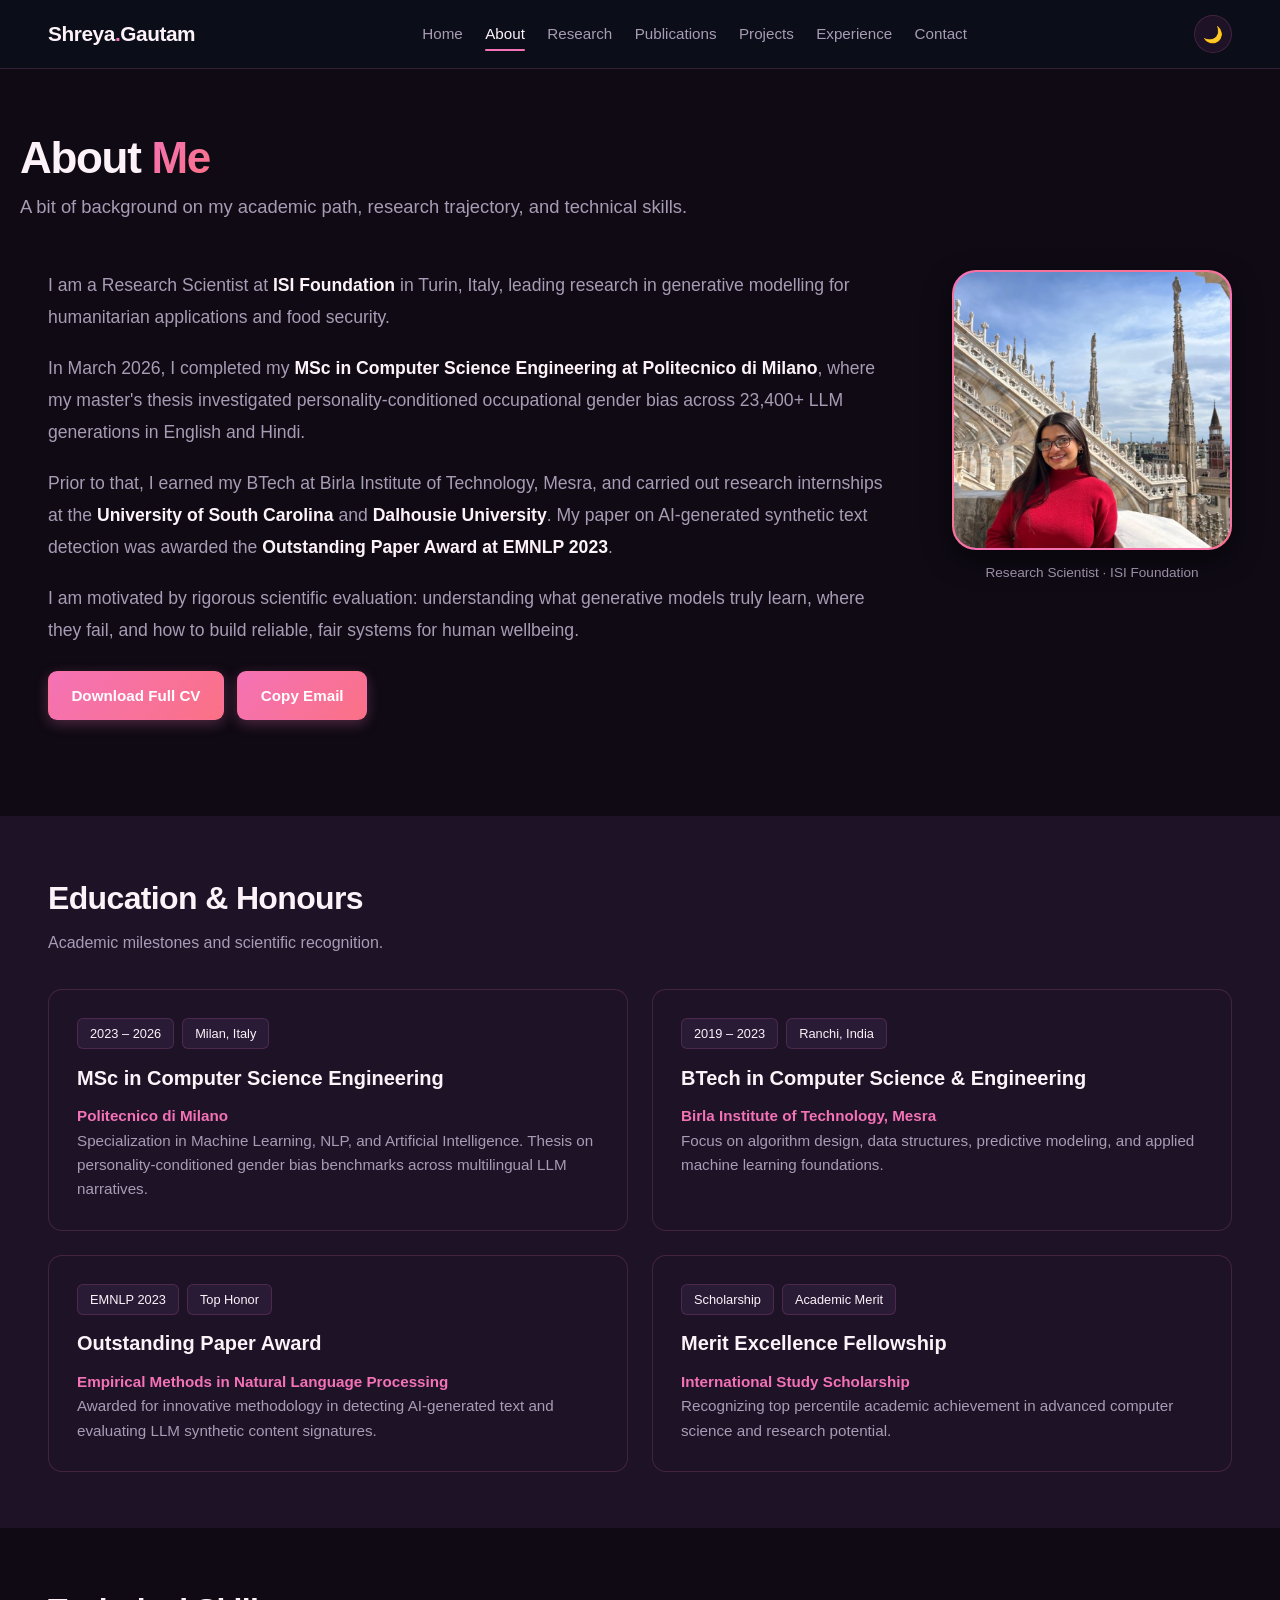
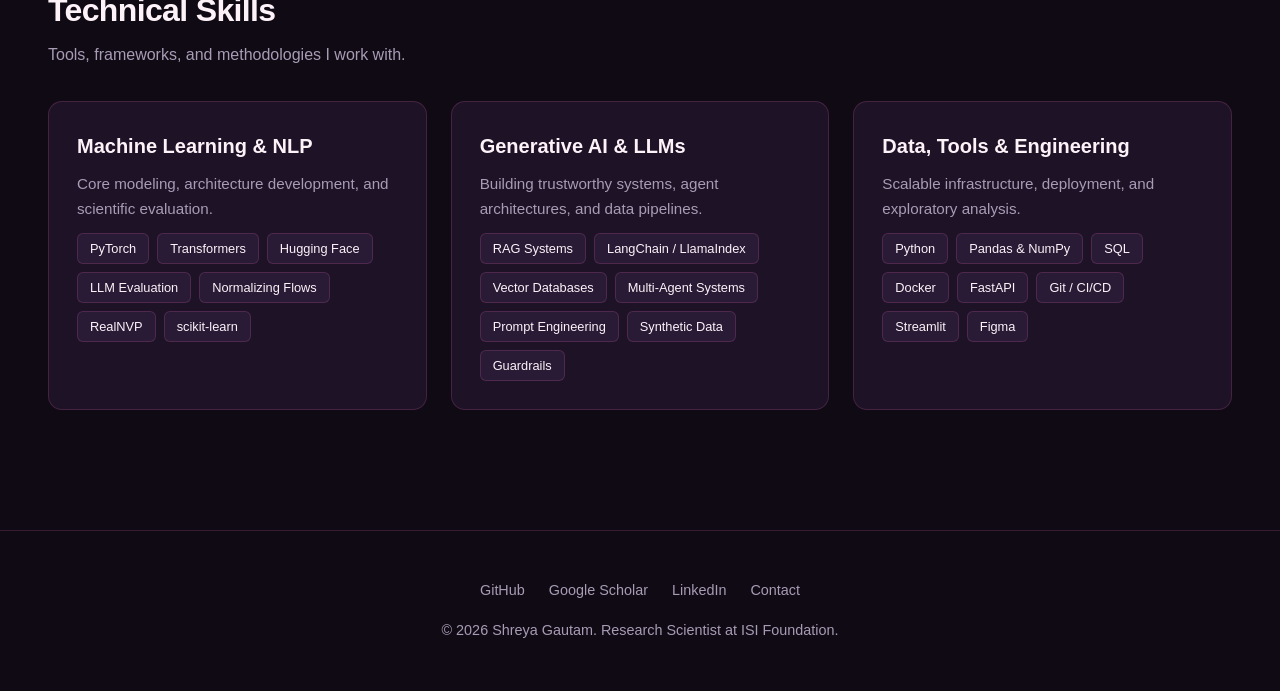
<file: about.html>
<!DOCTYPE html>
<html lang="en">
<head>
  <meta charset="UTF-8">
  <meta name="viewport" content="width=device-width, initial-scale=1.0">
  <title>About | Shreya Gautam – Research Scientist</title>
  <meta name="description" content="Background, education, research interests, and technical skills of Shreya Gautam, Research Scientist at ISI Foundation.">
  <link rel="icon" type="image/svg+xml" href="assets/favicon.svg">
  <link rel="stylesheet" href="style.css">
  <script src="script.js" defer></script>
</head>
<body data-page="about">
  <div id="site-nav"></div>

  <main>
    <div class="container page-header">
      <h1 class="page-title">About <span class="gtext">Me</span></h1>
      <p class="page-sub">A bit of background on my academic path, research trajectory, and technical skills.</p>
    </div>

    <!-- Bio & Avatar Grid -->
    <section style="padding-top: 1rem;">
      <div class="container">
        <div class="about-grid">
          <div class="about-bio reveal">
            <p>
              I am a Research Scientist at <strong>ISI Foundation</strong> in Turin, Italy, leading research in generative modelling for humanitarian applications and food security.
            </p>
            <p>
              In March 2026, I completed my <strong>MSc in Computer Science Engineering at Politecnico di Milano</strong>, where my master's thesis investigated personality-conditioned occupational gender bias across 23,400+ LLM generations in English and Hindi.
            </p>
            <p>
              Prior to that, I earned my BTech at Birla Institute of Technology, Mesra, and carried out research internships at the <strong>University of South Carolina</strong> and <strong>Dalhousie University</strong>. My paper on AI-generated synthetic text detection was awarded the <strong>Outstanding Paper Award at EMNLP 2023</strong>.
            </p>
            <p>
              I am motivated by rigorous scientific evaluation: understanding what generative models truly learn, where they fail, and how to build reliable, fair systems for human wellbeing.
            </p>
            <div class="btn-row" style="margin-top: 1.5rem;">
              <a class="btn primary" href="assets/Shreya_Gautam_CV.pdf" target="_blank" rel="noopener">Download Full CV</a>
              <button class="btn primary" data-copy="shreya.gautam@mail.polimi.it">Copy Email</button>
            </div>
          </div>

          <div class="reveal d1">
            <div class="avatar">
              <img src="assets/profile.jpg" alt="Shreya Gautam" onerror="this.onerror=null; this.src='assets/profile.svg';">
              <span>SG</span>
            </div>
            <p style="text-align:center; font-size: 0.85rem; color: var(--text-muted); margin-top: 0.75rem;">Research Scientist · ISI Foundation</p>
          </div>
        </div>
      </div>
    </section>

    <!-- Education & Awards -->
    <section style="background: var(--surface);">
      <div class="container">
        <h2 class="section-title reveal">Education & Honours</h2>
        <p class="section-sub reveal">Academic milestones and scientific recognition.</p>

        <div class="grid-2">
          <div class="card reveal">
            <div class="chips" style="margin-top: 0;"><span class="chip">2023 – 2026</span><span class="chip">Milan, Italy</span></div>
            <h3 style="margin-top: 0.8rem;">MSc in Computer Science Engineering</h3>
            <p style="color: var(--primary); font-weight: 600;">Politecnico di Milano</p>
            <p>Specialization in Machine Learning, NLP, and Artificial Intelligence. Thesis on personality-conditioned gender bias benchmarks across multilingual LLM narratives.</p>
          </div>

          <div class="card reveal d1">
            <div class="chips" style="margin-top: 0;"><span class="chip">2019 – 2023</span><span class="chip">Ranchi, India</span></div>
            <h3 style="margin-top: 0.8rem;">BTech in Computer Science & Engineering</h3>
            <p style="color: var(--primary); font-weight: 600;">Birla Institute of Technology, Mesra</p>
            <p>Focus on algorithm design, data structures, predictive modeling, and applied machine learning foundations.</p>
          </div>

          <div class="card reveal">
            <div class="chips" style="margin-top: 0;"><span class="chip">EMNLP 2023</span><span class="chip">Top Honor</span></div>
            <h3 style="margin-top: 0.8rem;">Outstanding Paper Award</h3>
            <p style="color: var(--primary); font-weight: 600;">Empirical Methods in Natural Language Processing</p>
            <p>Awarded for innovative methodology in detecting AI-generated text and evaluating LLM synthetic content signatures.</p>
          </div>

          <div class="card reveal d1">
            <div class="chips" style="margin-top: 0;"><span class="chip">Scholarship</span><span class="chip">Academic Merit</span></div>
            <h3 style="margin-top: 0.8rem;">Merit Excellence Fellowship</h3>
            <p style="color: var(--primary); font-weight: 600;">International Study Scholarship</p>
            <p>Recognizing top percentile academic achievement in advanced computer science and research potential.</p>
          </div>
        </div>
      </div>
    </section>

    <!-- Technical Skills Matrix -->
    <section>
      <div class="container">
        <h2 class="section-title reveal">Technical Skills</h2>
        <p class="section-sub reveal">Tools, frameworks, and methodologies I work with.</p>

        <div class="grid-3">
          <div class="card reveal">
            <h3>Machine Learning & NLP</h3>
            <p>Core modeling, architecture development, and scientific evaluation.</p>
            <div class="chips">
              <span class="chip">PyTorch</span>
              <span class="chip">Transformers</span>
              <span class="chip">Hugging Face</span>
              <span class="chip">LLM Evaluation</span>
              <span class="chip">Normalizing Flows</span>
              <span class="chip">RealNVP</span>
              <span class="chip">scikit-learn</span>
            </div>
          </div>

          <div class="card reveal d1">
            <h3>Generative AI & LLMs</h3>
            <p>Building trustworthy systems, agent architectures, and data pipelines.</p>
            <div class="chips">
              <span class="chip">RAG Systems</span>
              <span class="chip">LangChain / LlamaIndex</span>
              <span class="chip">Vector Databases</span>
              <span class="chip">Multi-Agent Systems</span>
              <span class="chip">Prompt Engineering</span>
              <span class="chip">Synthetic Data</span>
              <span class="chip">Guardrails</span>
            </div>
          </div>

          <div class="card reveal d2">
            <h3>Data, Tools & Engineering</h3>
            <p>Scalable infrastructure, deployment, and exploratory analysis.</p>
            <div class="chips">
              <span class="chip">Python</span>
              <span class="chip">Pandas & NumPy</span>
              <span class="chip">SQL</span>
              <span class="chip">Docker</span>
              <span class="chip">FastAPI</span>
              <span class="chip">Git / CI/CD</span>
              <span class="chip">Streamlit</span>
              <span class="chip">Figma</span>
            </div>
          </div>
        </div>
      </div>
    </section>
  </main>

  <div id="site-footer"></div>
</body>
</html>
</file>
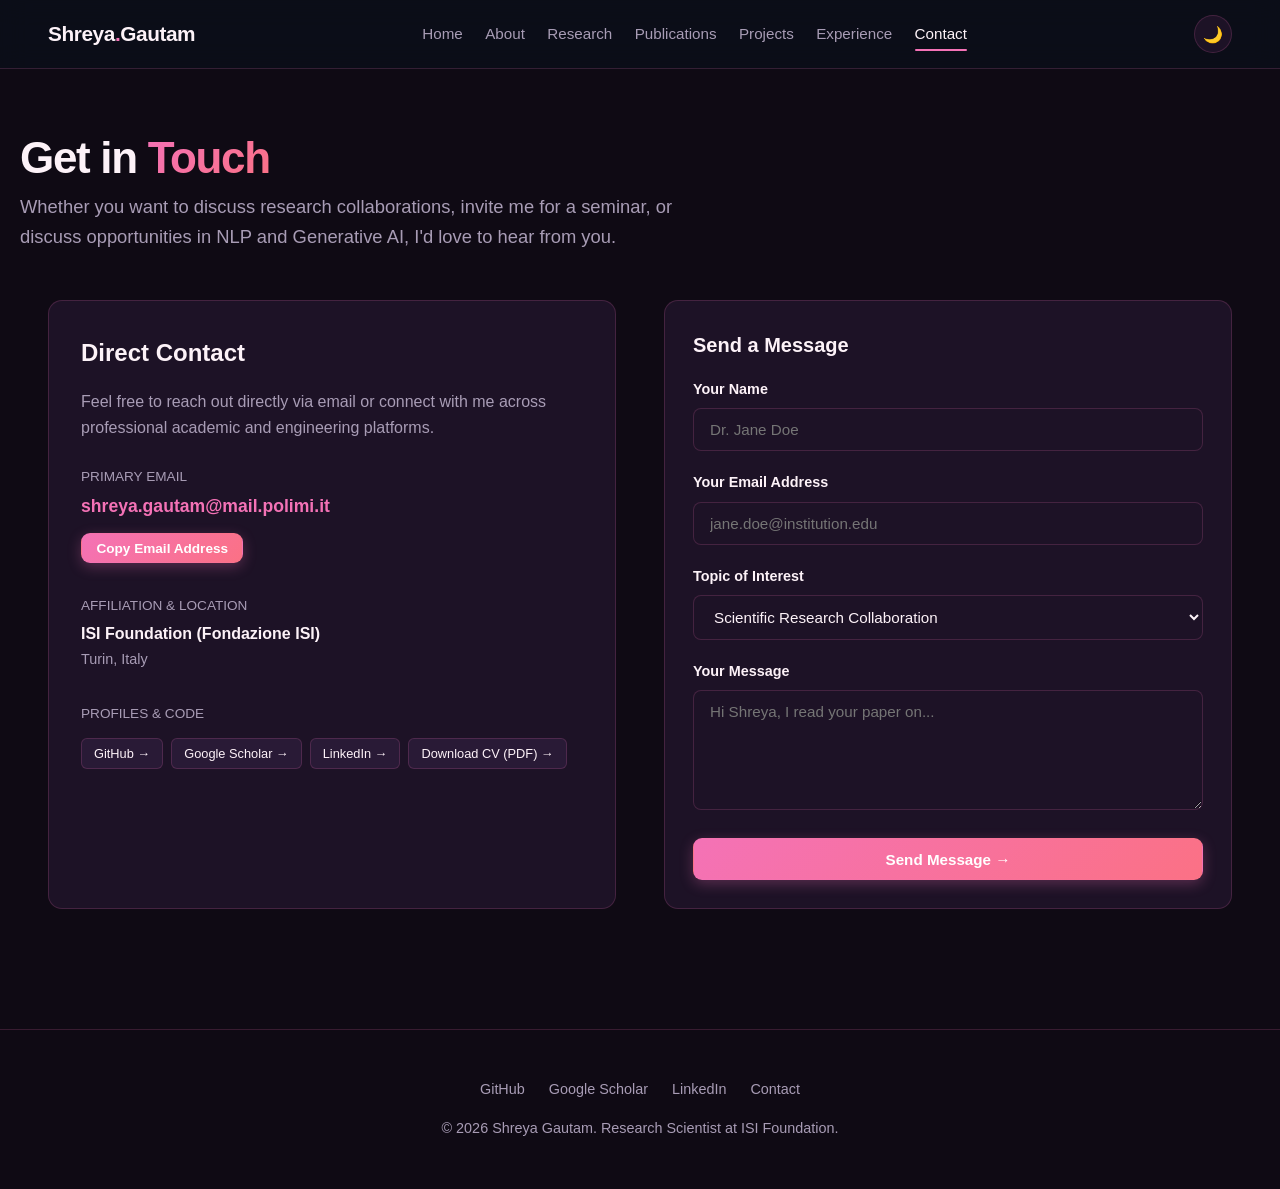
<file: contact.html>
<!DOCTYPE html>
<html lang="en">
<head>
  <meta charset="UTF-8">
  <meta name="viewport" content="width=device-width, initial-scale=1.0">
  <title>Contact | Shreya Gautam – Research Scientist</title>
  <meta name="description" content="Get in touch with Shreya Gautam regarding scientific collaborations, speaking invitations, or research opportunities in NLP and Generative AI.">
  <link rel="icon" type="image/svg+xml" href="assets/favicon.svg">
  <link rel="stylesheet" href="style.css">
  <script src="script.js" defer></script>
</head>
<body data-page="contact">
  <div id="site-nav"></div>

  <main>
    <div class="container page-header">
      <h1 class="page-title">Get in <span class="gtext">Touch</span></h1>
      <p class="page-sub">Whether you want to discuss research collaborations, invite me for a seminar, or discuss opportunities in NLP and Generative AI, I'd love to hear from you.</p>
    </div>

    <section style="padding-top: 1rem;">
      <div class="container">
        
        <div class="contact-grid">
          
          <!-- Contact Info -->
          <div class="contact-info-card reveal">
            <h3 style="font-size: 1.5rem; margin-bottom: 1rem;">Direct Contact</h3>
            <p style="color: var(--text-muted); margin-bottom: 1.5rem;">
              Feel free to reach out directly via email or connect with me across professional academic and engineering platforms.
            </p>

            <div style="margin-bottom: 2rem;">
              <div style="font-size: 0.85rem; color: var(--text-muted); margin-bottom: 0.25rem;">PRIMARY EMAIL</div>
              <div style="font-size: 1.1rem; font-weight: 700; color: var(--primary); margin-bottom: 0.75rem;">shreya.gautam@mail.polimi.it</div>
              <button class="btn primary" style="font-size: 0.85rem; padding: 0.4rem 0.9rem;" data-copy="shreya.gautam@mail.polimi.it">Copy Email Address</button>
            </div>

            <div style="margin-bottom: 2rem;">
              <div style="font-size: 0.85rem; color: var(--text-muted); margin-bottom: 0.25rem;">AFFILIATION &amp; LOCATION</div>
              <div style="font-size: 1rem; font-weight: 600; color: var(--text);">ISI Foundation (Fondazione ISI)</div>
              <div style="color: var(--text-muted); font-size: 0.9rem;">Turin, Italy</div>
            </div>

            <div>
              <div style="font-size: 0.85rem; color: var(--text-muted); margin-bottom: 0.5rem;">PROFILES &amp; CODE</div>
              <div class="chips">
                <a class="chip" href="https://github.com/ShreyaGautamm" target="_blank" rel="noopener" style="text-decoration:none;">GitHub &rarr;</a>
                <a class="chip" href="https://scholar.google.com/citations?user=eaRErNwAAAAJ" target="_blank" rel="noopener" style="text-decoration:none;">Google Scholar &rarr;</a>
                <a class="chip" href="https://www.linkedin.com/in/shreyagautamm" target="_blank" rel="noopener" style="text-decoration:none;">LinkedIn &rarr;</a>
                <a class="chip" href="assets/Shreya_Gautam_CV.pdf" target="_blank" rel="noopener" style="text-decoration:none;">Download CV (PDF) &rarr;</a>
              </div>
            </div>
          </div>

          <!-- Interactive Form -->
          <div class="card reveal d1">
            <h3 style="margin-bottom: 1rem;">Send a Message</h3>
            
            <form id="contact-form">
              <div class="form-group">
                <label for="name">Your Name</label>
                <input class="form-control" type="text" id="name" placeholder="Dr. Jane Doe" required>
              </div>

              <div class="form-group">
                <label for="email">Your Email Address</label>
                <input class="form-control" type="email" id="email" placeholder="jane.doe@institution.edu" required>
              </div>

              <div class="form-group">
                <label for="subject">Topic of Interest</label>
                <select class="form-control" id="subject">
                  <option value="research">Scientific Research Collaboration</option>
                  <option value="role">Full-Time ML / Research Role</option>
                  <option value="talk">Invited Talk / Seminar</option>
                  <option value="other">General Inquiry</option>
                </select>
              </div>

              <div class="form-group">
                <label for="message">Your Message</label>
                <textarea class="form-control" id="message" placeholder="Hi Shreya, I read your paper on..." required></textarea>
              </div>

              <button type="submit" class="btn primary" style="width: 100%;">Send Message &rarr;</button>
            </form>
          </div>

        </div>

      </div>
    </section>
  </main>

  <div id="site-footer"></div>
</body>
</html>
</file>
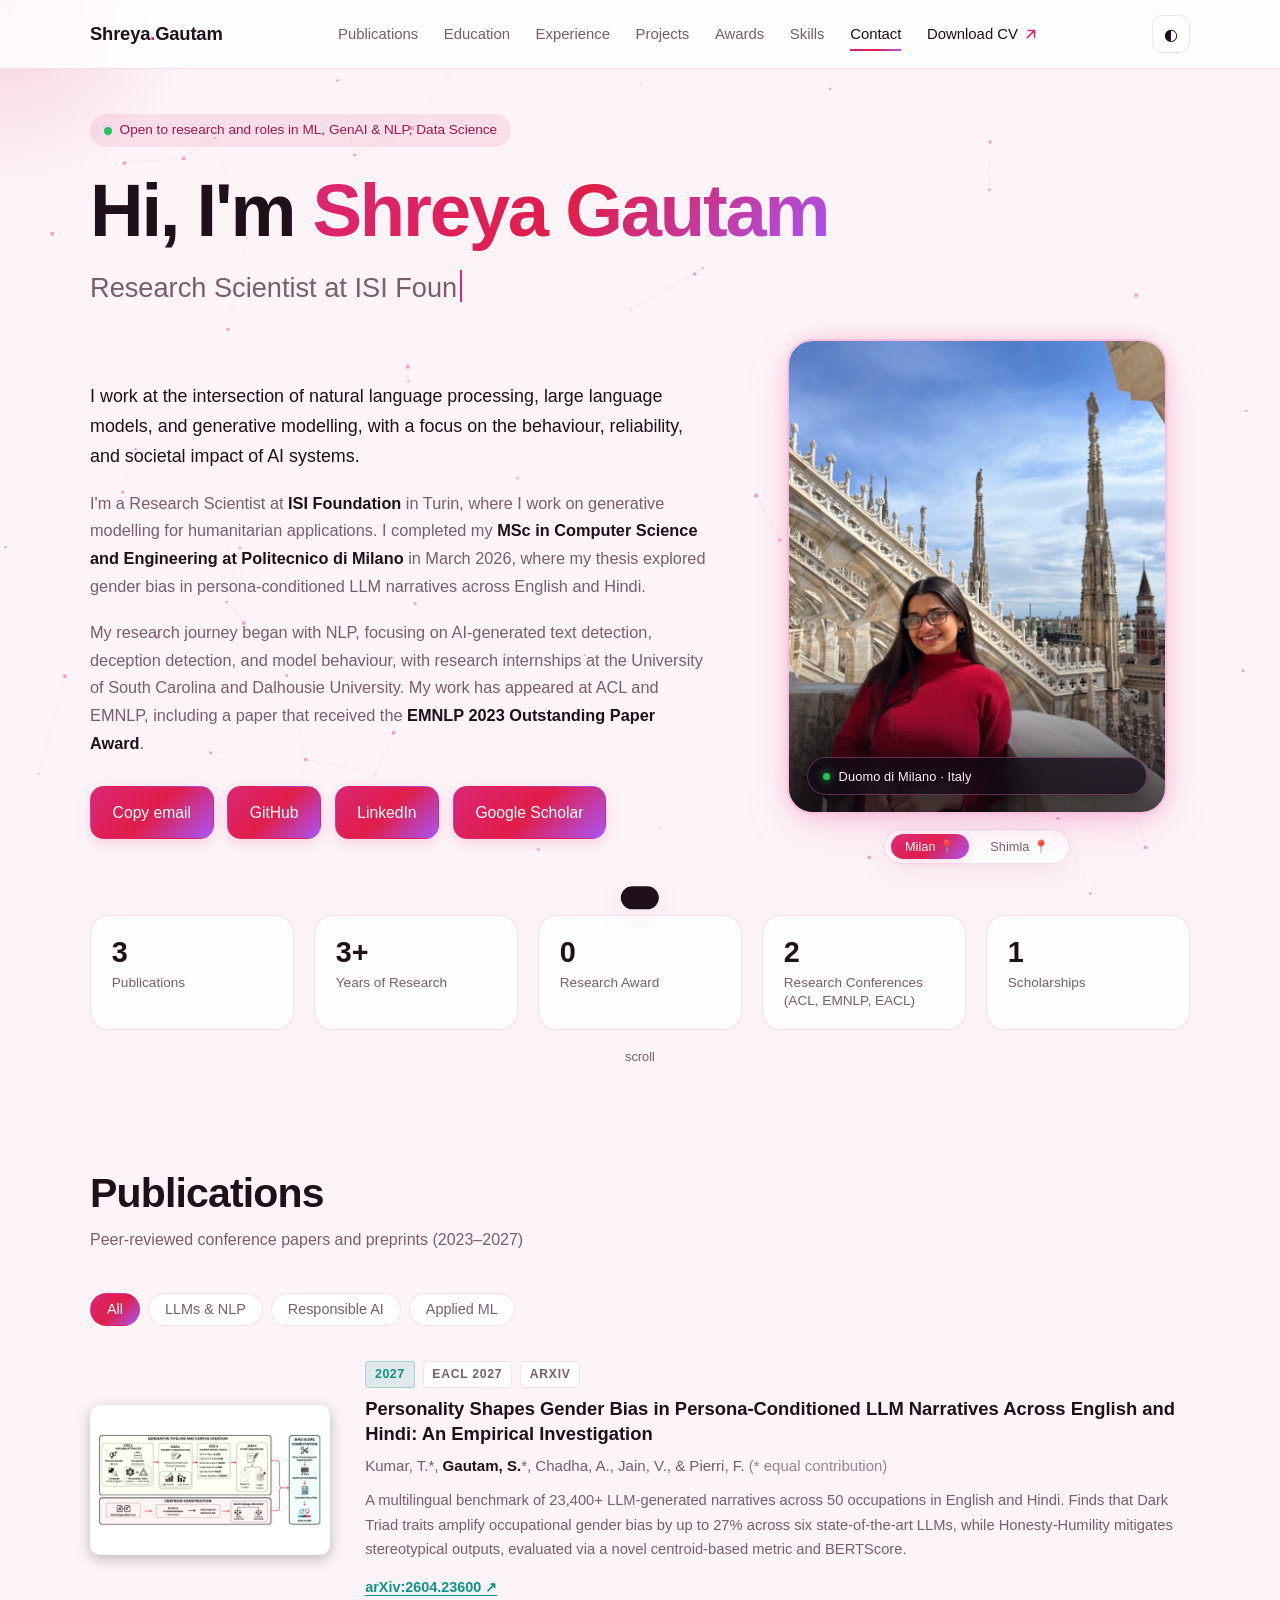
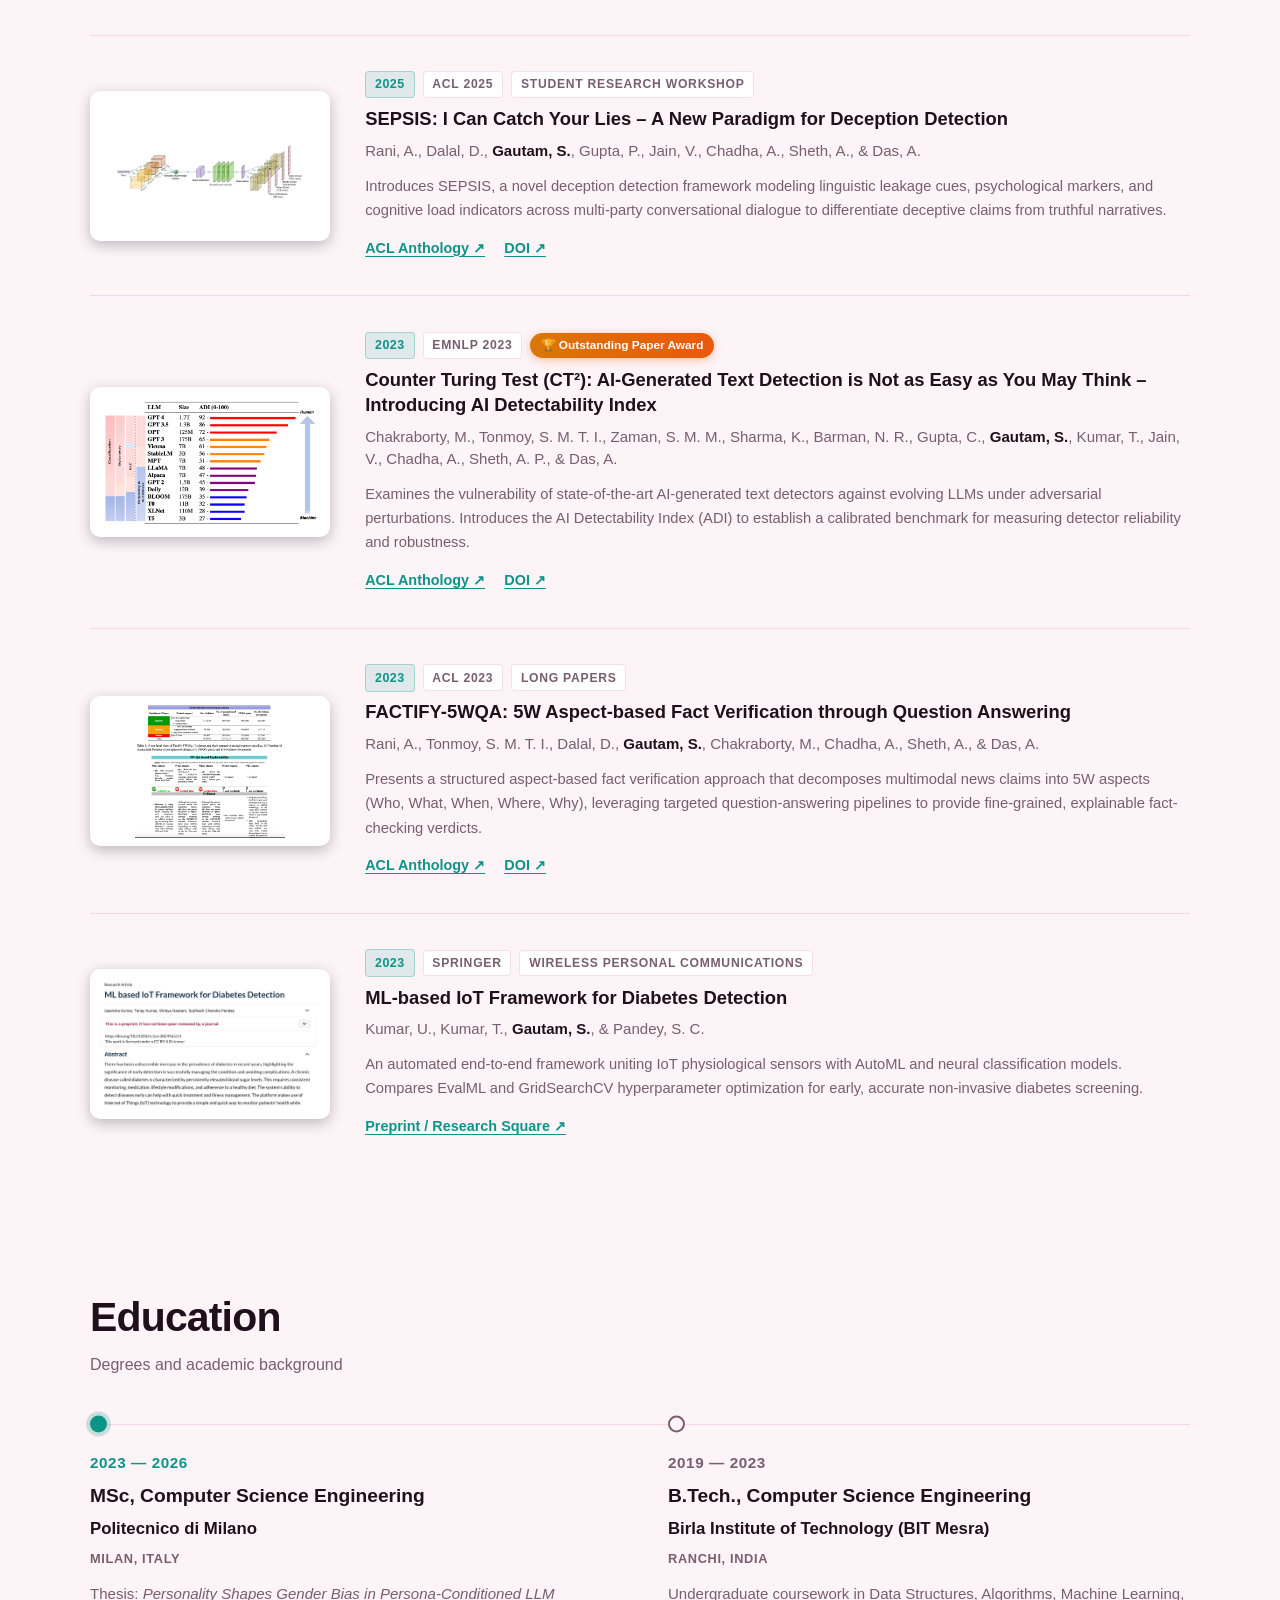
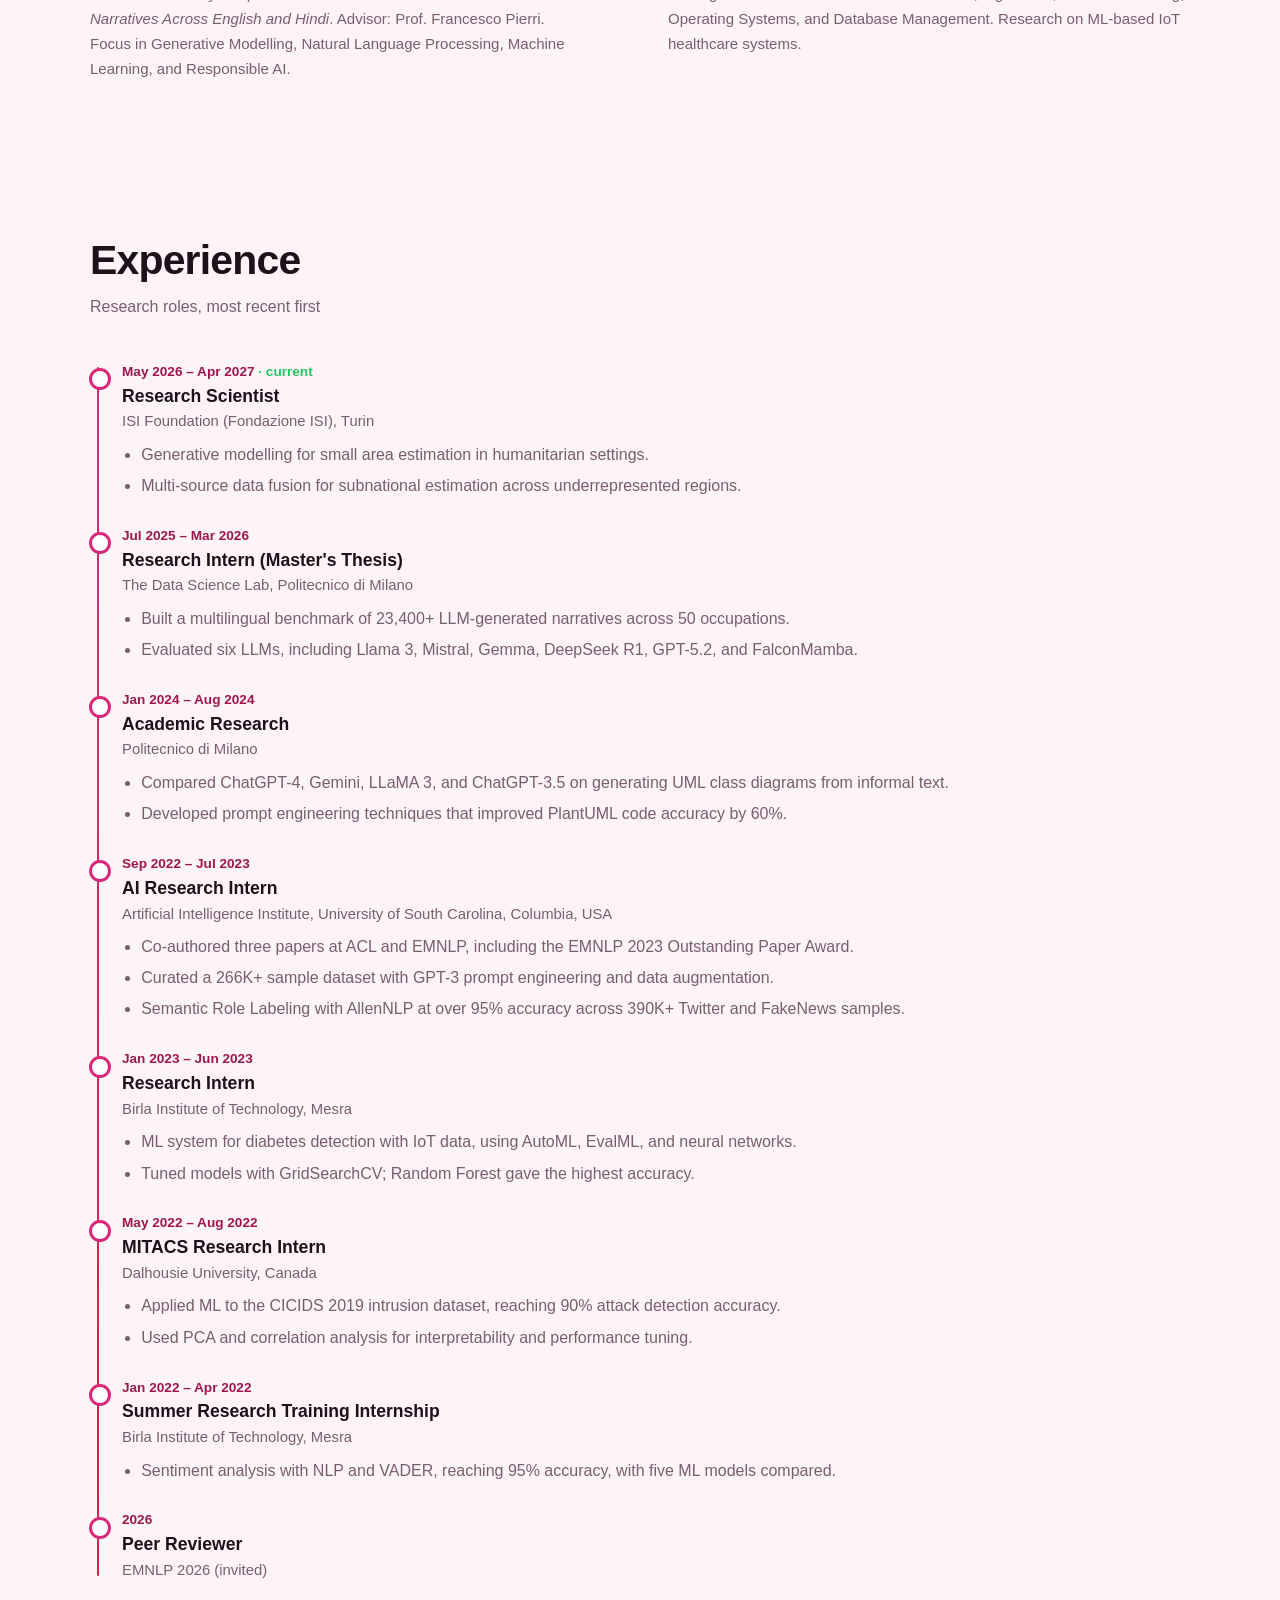
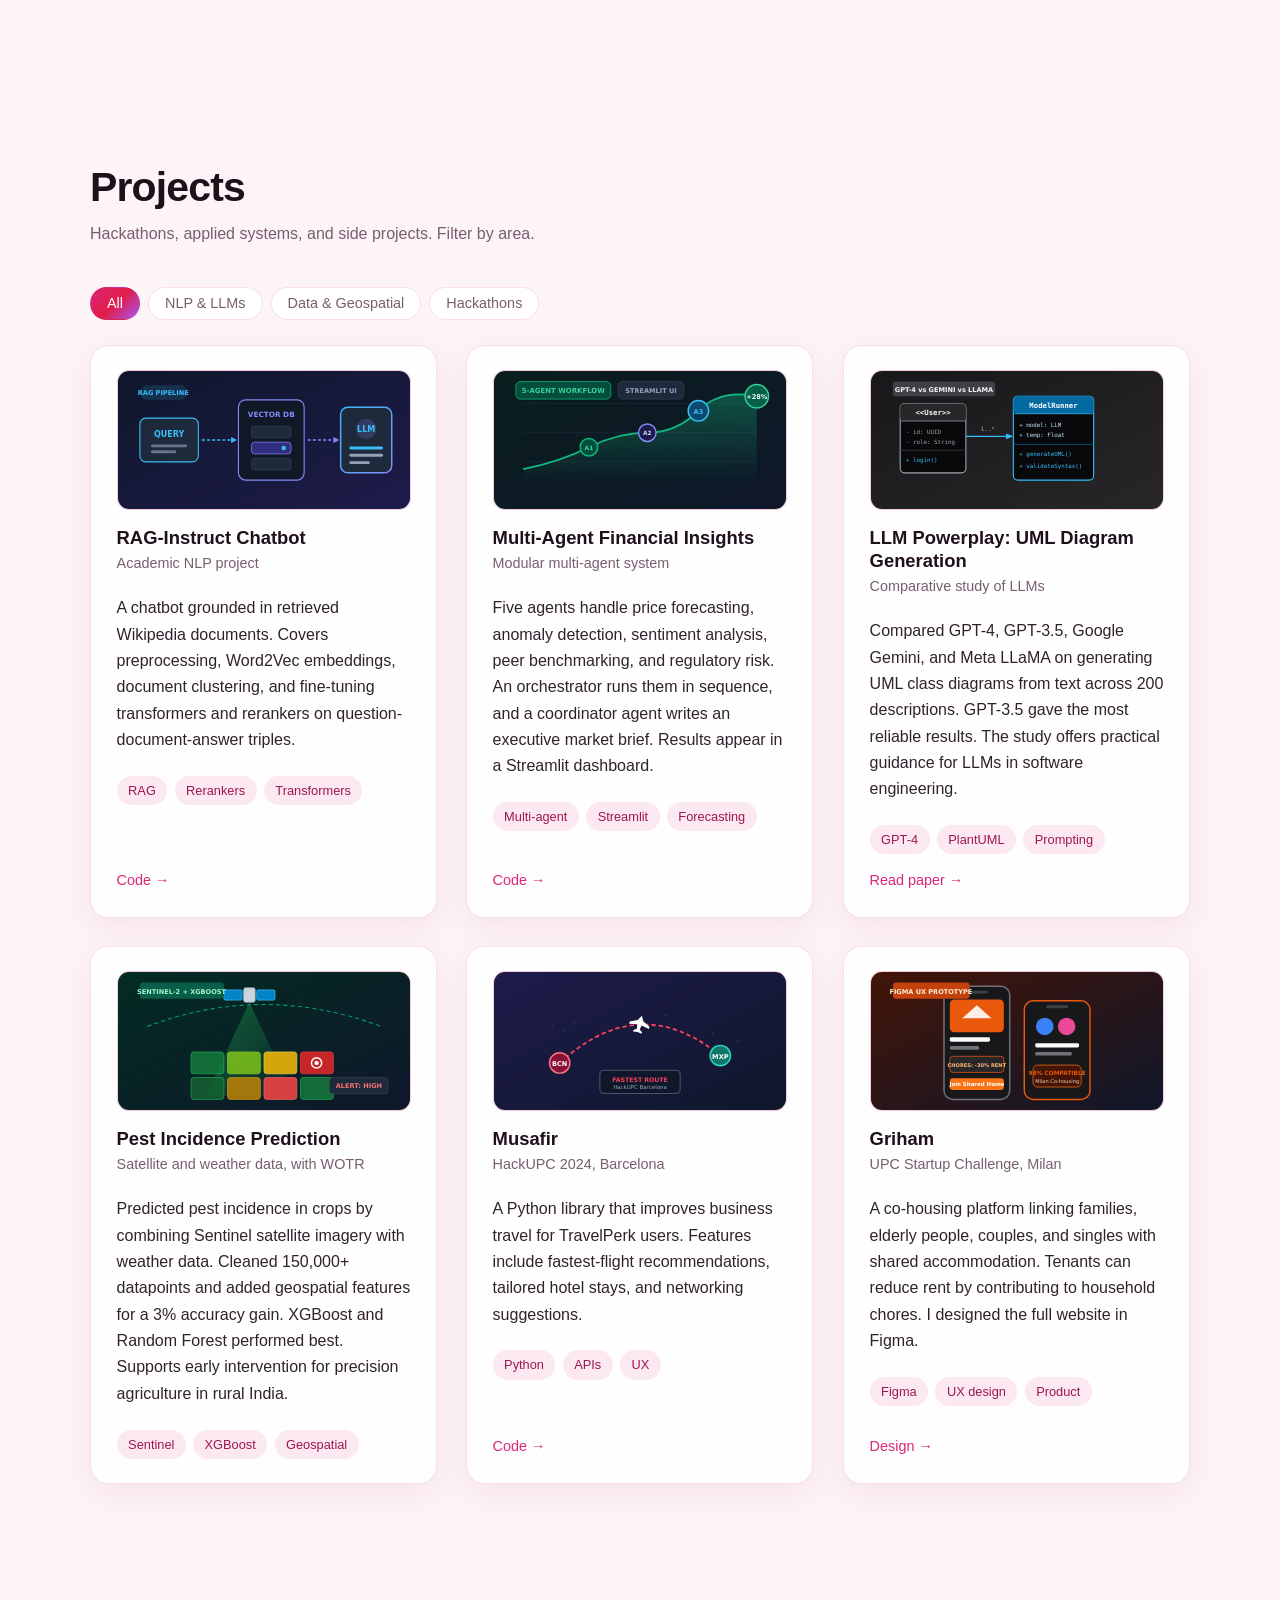
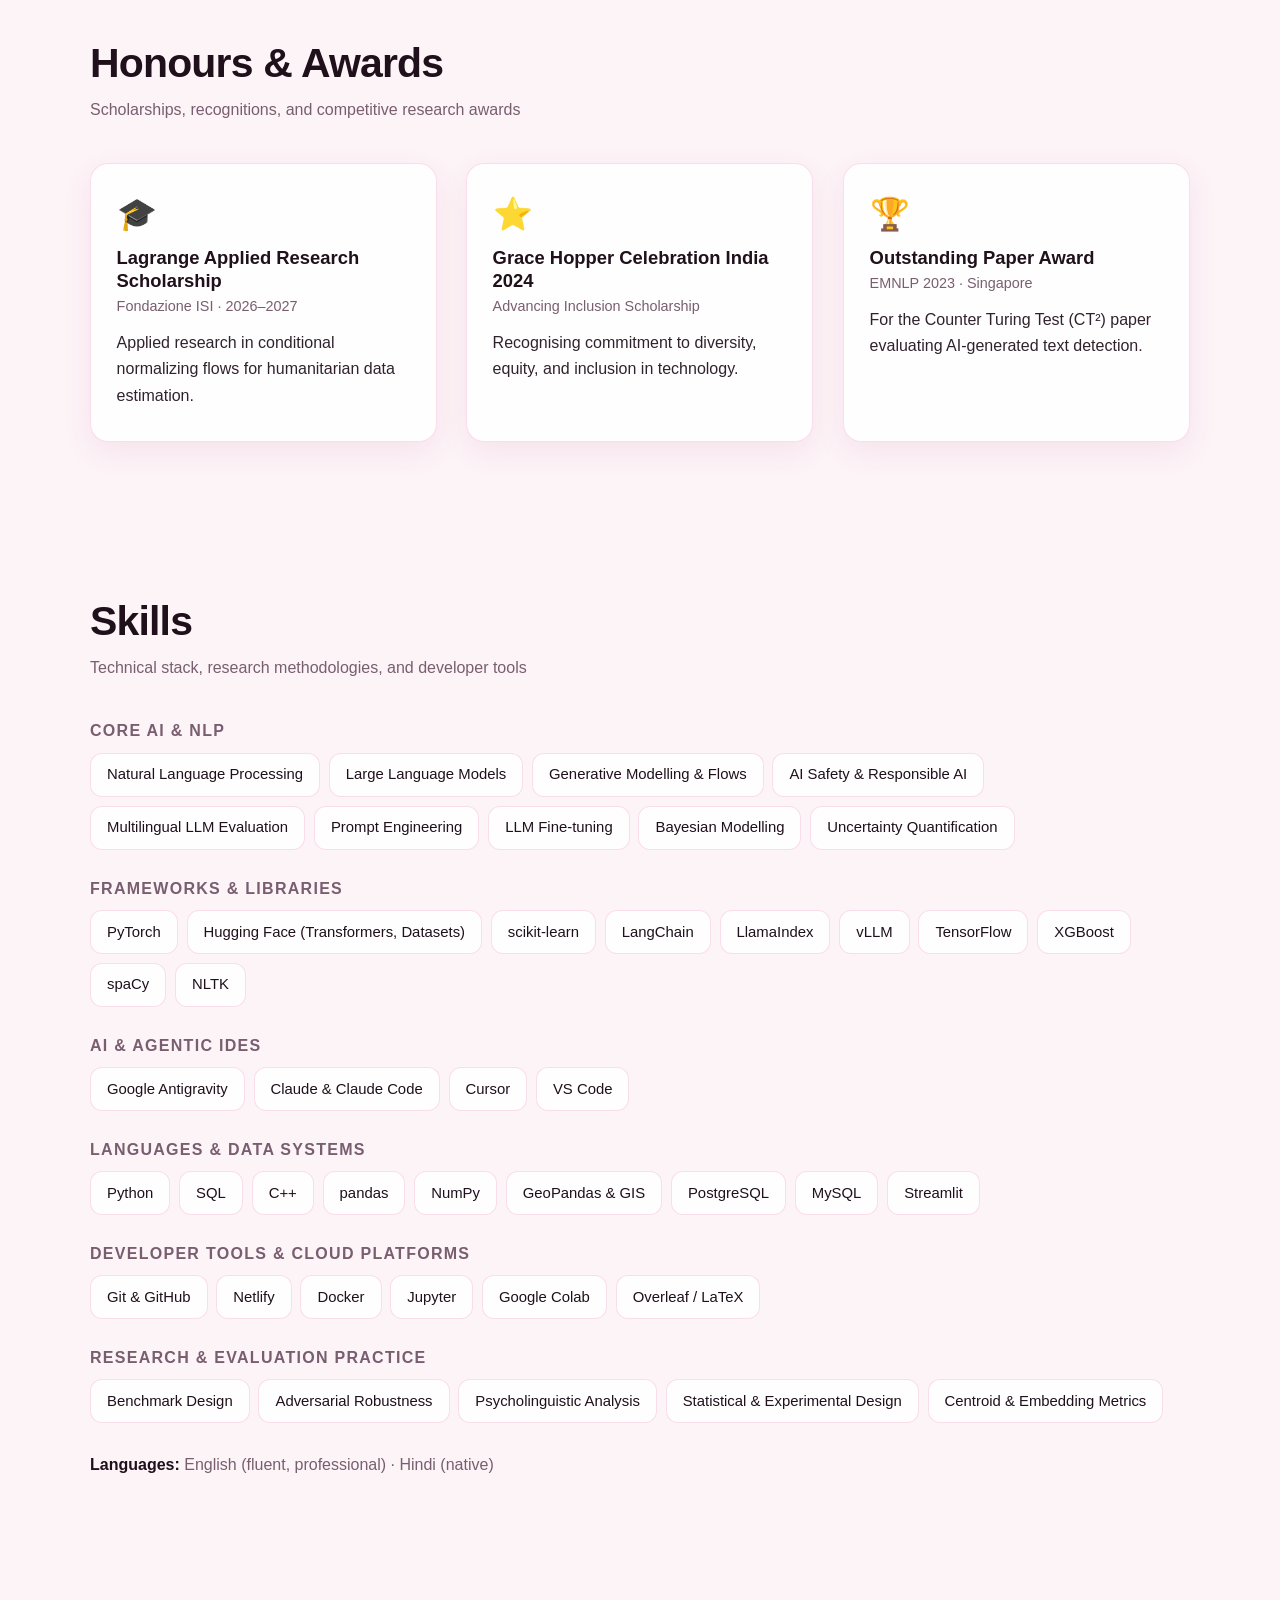
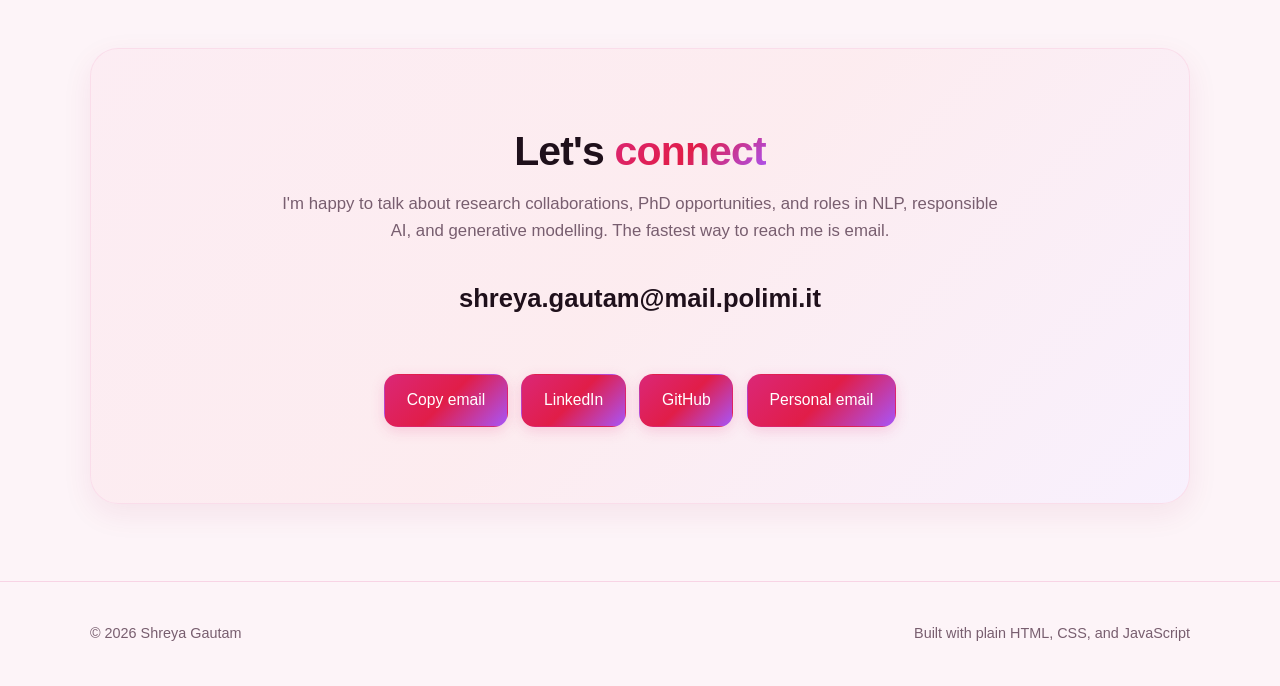
<file: example.html>
<!DOCTYPE html>
<html lang="en">
<head>
  <meta charset="UTF-8">
  <meta http-equiv="refresh" content="0; url=index.html">
  <title>Redirecting to Portfolio...</title>
  <script>window.location.replace("index.html");</script>
</head>
<body>
  <p>Redirecting to <a href="index.html">Portfolio</a>...</p>
</body>
</html>
</file>
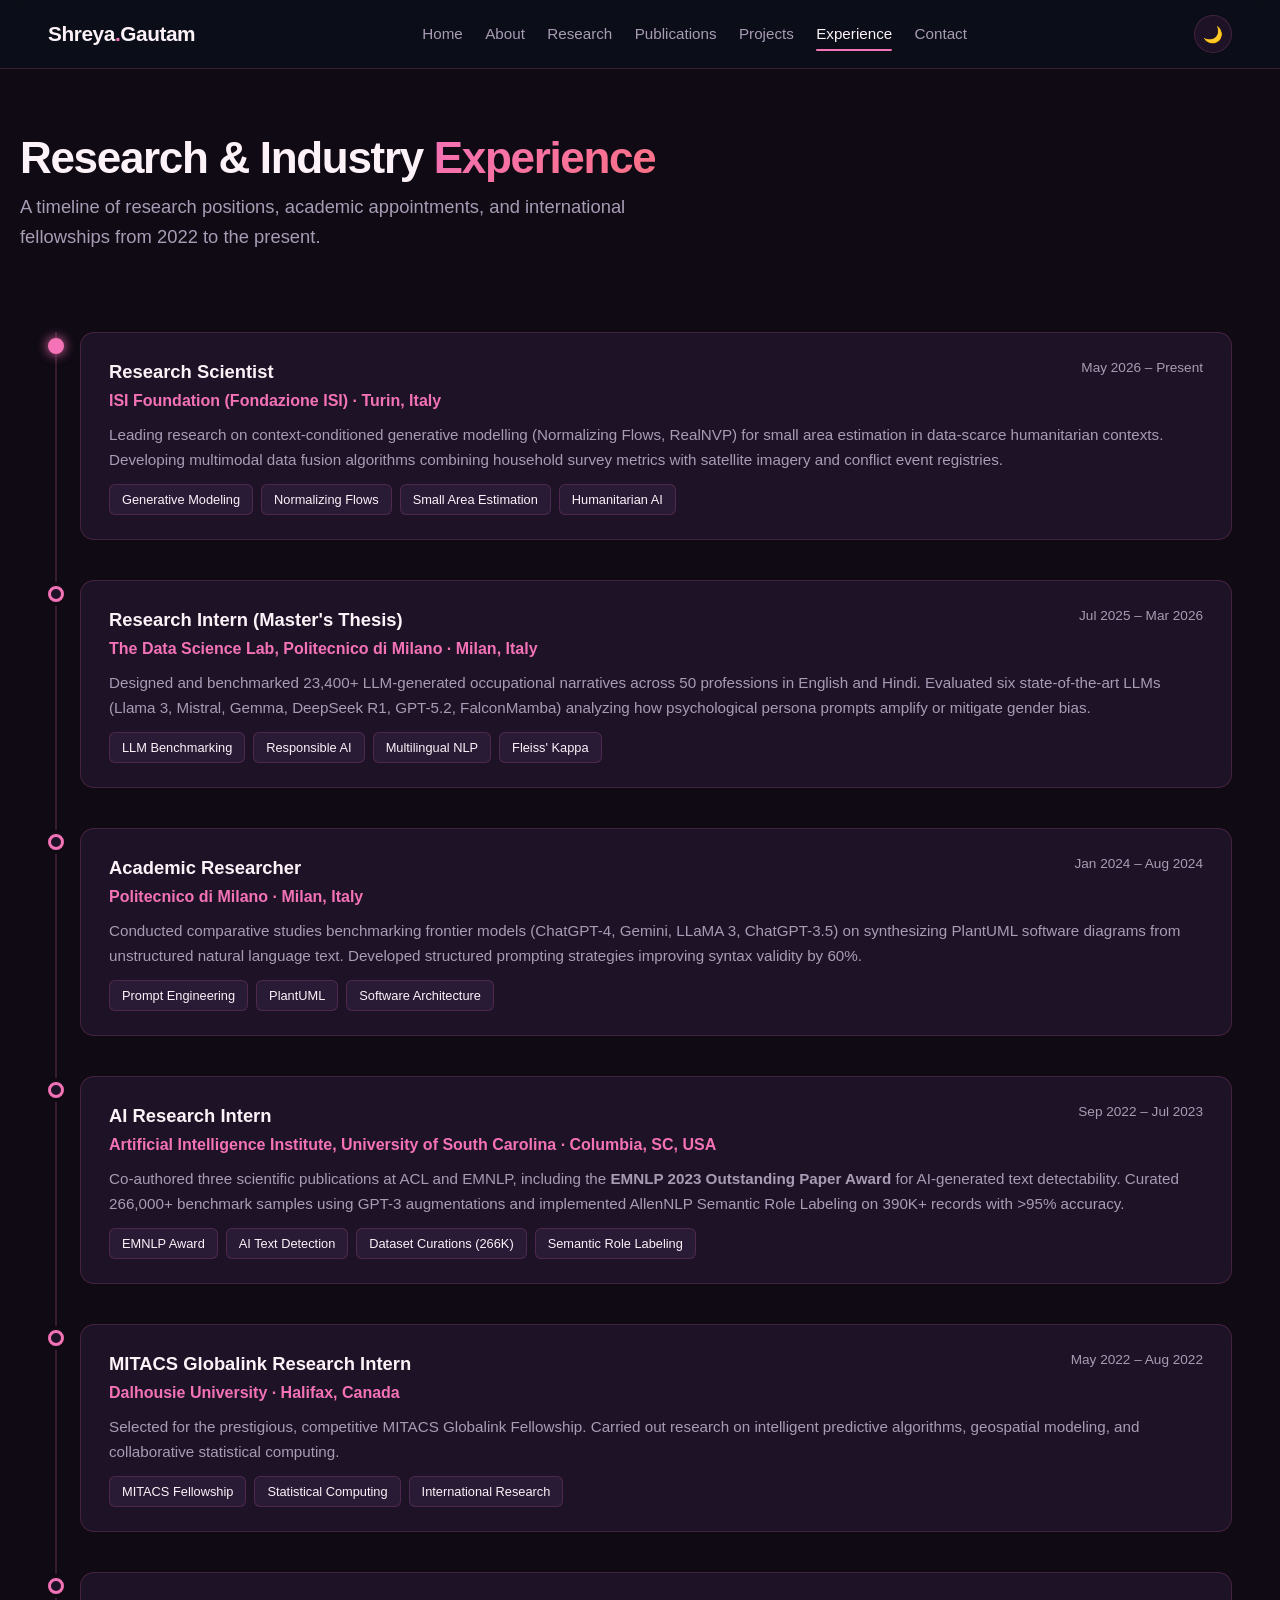
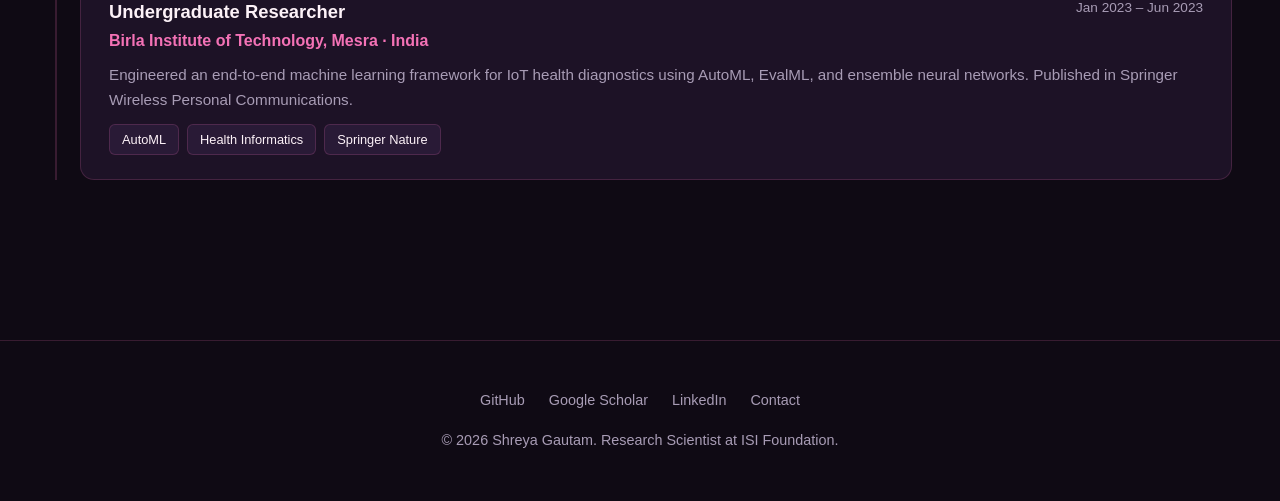
<file: experience.html>
<!DOCTYPE html>
<html lang="en">
<head>
  <meta charset="UTF-8">
  <meta name="viewport" content="width=device-width, initial-scale=1.0">
  <title>Experience | Shreya Gautam – Research Scientist</title>
  <meta name="description" content="Research and engineering trajectory of Shreya Gautam at ISI Foundation, Politecnico di Milano, University of South Carolina, and Dalhousie University.">
  <link rel="icon" type="image/svg+xml" href="assets/favicon.svg">
  <link rel="stylesheet" href="style.css">
  <script src="script.js" defer></script>
</head>
<body data-page="experience">
  <div id="site-nav"></div>

  <main>
    <div class="container page-header">
      <h1 class="page-title">Research &amp; Industry <span class="gtext">Experience</span></h1>
      <p class="page-sub">A timeline of research positions, academic appointments, and international fellowships from 2022 to the present.</p>
    </div>

    <section style="padding-top: 1rem;">
      <div class="container">
        
        <div class="timeline">
          
          <!-- Role 1 -->
          <div class="timeline-item active reveal">
            <div class="timeline-dot"></div>
            <div class="timeline-content">
              <div class="timeline-meta">
                <div>
                  <h3 class="timeline-role">Research Scientist</h3>
                  <div class="timeline-org">ISI Foundation (Fondazione ISI) · Turin, Italy</div>
                </div>
                <div class="timeline-date">May 2026 – Present</div>
              </div>
              <p>Leading research on context-conditioned generative modelling (Normalizing Flows, RealNVP) for small area estimation in data-scarce humanitarian contexts. Developing multimodal data fusion algorithms combining household survey metrics with satellite imagery and conflict event registries.</p>
              <div class="chips">
                <span class="chip">Generative Modeling</span>
                <span class="chip">Normalizing Flows</span>
                <span class="chip">Small Area Estimation</span>
                <span class="chip">Humanitarian AI</span>
              </div>
            </div>
          </div>

          <!-- Role 2 -->
          <div class="timeline-item reveal">
            <div class="timeline-dot"></div>
            <div class="timeline-content">
              <div class="timeline-meta">
                <div>
                  <h3 class="timeline-role">Research Intern (Master's Thesis)</h3>
                  <div class="timeline-org">The Data Science Lab, Politecnico di Milano · Milan, Italy</div>
                </div>
                <div class="timeline-date">Jul 2025 – Mar 2026</div>
              </div>
              <p>Designed and benchmarked 23,400+ LLM-generated occupational narratives across 50 professions in English and Hindi. Evaluated six state-of-the-art LLMs (Llama 3, Mistral, Gemma, DeepSeek R1, GPT-5.2, FalconMamba) analyzing how psychological persona prompts amplify or mitigate gender bias.</p>
              <div class="chips">
                <span class="chip">LLM Benchmarking</span>
                <span class="chip">Responsible AI</span>
                <span class="chip">Multilingual NLP</span>
                <span class="chip">Fleiss' Kappa</span>
              </div>
            </div>
          </div>

          <!-- Role 3 -->
          <div class="timeline-item reveal">
            <div class="timeline-dot"></div>
            <div class="timeline-content">
              <div class="timeline-meta">
                <div>
                  <h3 class="timeline-role">Academic Researcher</h3>
                  <div class="timeline-org">Politecnico di Milano · Milan, Italy</div>
                </div>
                <div class="timeline-date">Jan 2024 – Aug 2024</div>
              </div>
              <p>Conducted comparative studies benchmarking frontier models (ChatGPT-4, Gemini, LLaMA 3, ChatGPT-3.5) on synthesizing PlantUML software diagrams from unstructured natural language text. Developed structured prompting strategies improving syntax validity by 60%.</p>
              <div class="chips">
                <span class="chip">Prompt Engineering</span>
                <span class="chip">PlantUML</span>
                <span class="chip">Software Architecture</span>
              </div>
            </div>
          </div>

          <!-- Role 4 -->
          <div class="timeline-item reveal">
            <div class="timeline-dot"></div>
            <div class="timeline-content">
              <div class="timeline-meta">
                <div>
                  <h3 class="timeline-role">AI Research Intern</h3>
                  <div class="timeline-org">Artificial Intelligence Institute, University of South Carolina · Columbia, SC, USA</div>
                </div>
                <div class="timeline-date">Sep 2022 – Jul 2023</div>
              </div>
              <p>Co-authored three scientific publications at ACL and EMNLP, including the <strong>EMNLP 2023 Outstanding Paper Award</strong> for AI-generated text detectability. Curated 266,000+ benchmark samples using GPT-3 augmentations and implemented AllenNLP Semantic Role Labeling on 390K+ records with &gt;95% accuracy.</p>
              <div class="chips">
                <span class="chip">EMNLP Award</span>
                <span class="chip">AI Text Detection</span>
                <span class="chip">Dataset Curations (266K)</span>
                <span class="chip">Semantic Role Labeling</span>
              </div>
            </div>
          </div>

          <!-- Role 5 -->
          <div class="timeline-item reveal">
            <div class="timeline-dot"></div>
            <div class="timeline-content">
              <div class="timeline-meta">
                <div>
                  <h3 class="timeline-role">MITACS Globalink Research Intern</h3>
                  <div class="timeline-org">Dalhousie University · Halifax, Canada</div>
                </div>
                <div class="timeline-date">May 2022 – Aug 2022</div>
              </div>
              <p>Selected for the prestigious, competitive MITACS Globalink Fellowship. Carried out research on intelligent predictive algorithms, geospatial modeling, and collaborative statistical computing.</p>
              <div class="chips">
                <span class="chip">MITACS Fellowship</span>
                <span class="chip">Statistical Computing</span>
                <span class="chip">International Research</span>
              </div>
            </div>
          </div>

          <!-- Role 6 -->
          <div class="timeline-item reveal">
            <div class="timeline-dot"></div>
            <div class="timeline-content">
              <div class="timeline-meta">
                <div>
                  <h3 class="timeline-role">Undergraduate Researcher</h3>
                  <div class="timeline-org">Birla Institute of Technology, Mesra · India</div>
                </div>
                <div class="timeline-date">Jan 2023 – Jun 2023</div>
              </div>
              <p>Engineered an end-to-end machine learning framework for IoT health diagnostics using AutoML, EvalML, and ensemble neural networks. Published in Springer Wireless Personal Communications.</p>
              <div class="chips">
                <span class="chip">AutoML</span>
                <span class="chip">Health Informatics</span>
                <span class="chip">Springer Nature</span>
              </div>
            </div>
          </div>

        </div>

      </div>
    </section>
  </main>

  <div id="site-footer"></div>
</body>
</html>
</file>
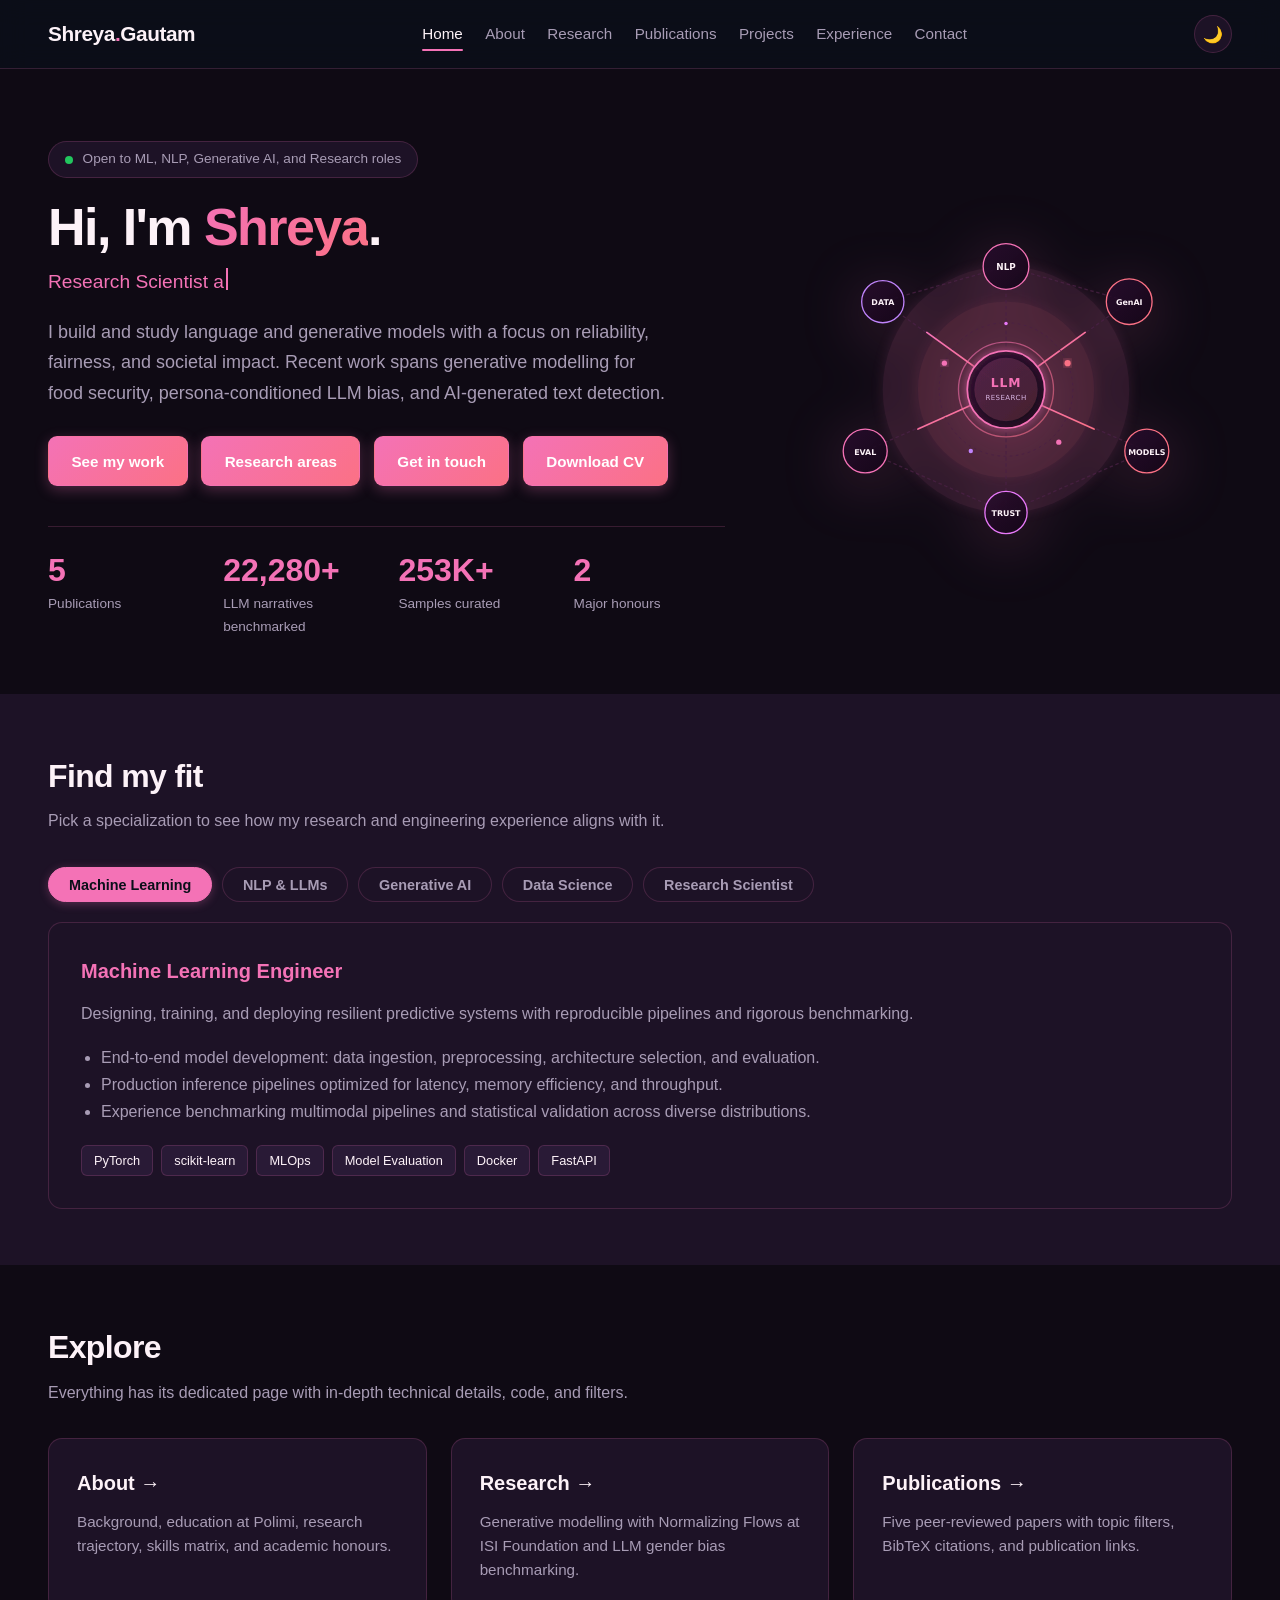
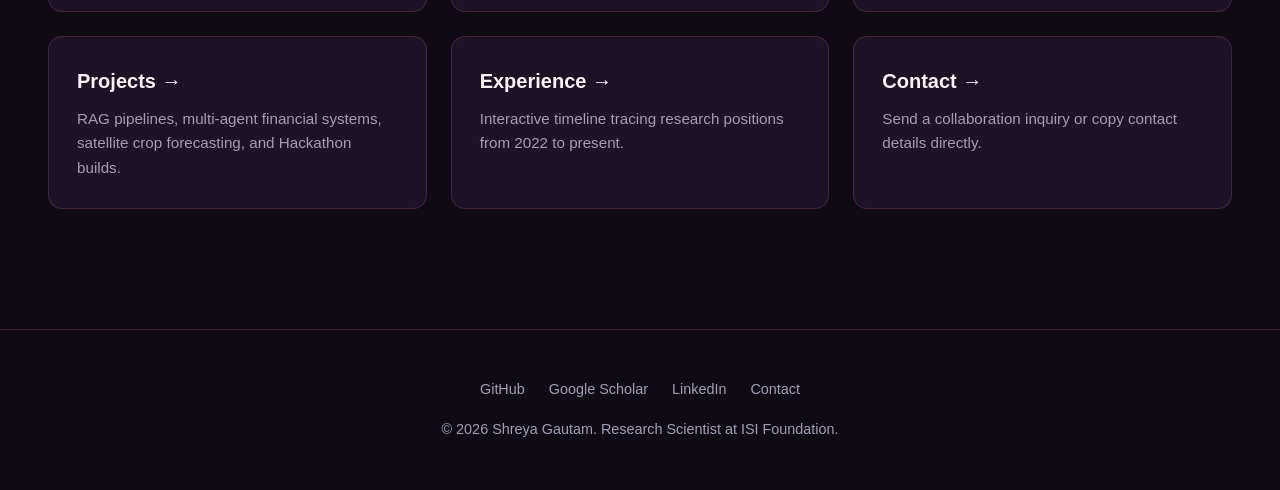
<file: index-multipage.html>
<!DOCTYPE html>
<html lang="en">
<head>
  <meta charset="UTF-8">
  <meta name="viewport" content="width=device-width, initial-scale=1.0">
  <title>Shreya Gautam | ML · NLP · Generative AI · Research</title>
  <meta name="description" content="Shreya Gautam: Research Scientist at ISI Foundation working on NLP, generative modelling for humanitarian data, LLM evaluation, and AI safety.">
  <meta name="author" content="Shreya Gautam">
  <link rel="icon" type="image/svg+xml" href="assets/favicon.svg">
  <link rel="stylesheet" href="style.css">
  <script src="script.js" defer></script>
</head>
<body data-page="home">
  <div id="site-nav"></div>

  <main>
    <section class="hero">
      <div class="container hero-grid">
        <div>
          <span class="pill"><span class="pulse"></span> Open to ML, NLP, Generative AI, and Research roles</span>
          <h1>Hi, I'm <span class="gtext">Shreya</span>.</h1>
          <p class="typed"><span id="typed" data-phrases="Research Scientist at ISI Foundation|NLP & large language model researcher|Building with generative AI & LLM evaluation|Turning complex data into trustworthy models"></span><span class="caret"></span></p>
          <p class="lead">I build and study language and generative models with a focus on reliability, fairness, and societal impact. Recent work spans generative modelling for food security, persona-conditioned LLM bias, and AI-generated text detection.</p>
          
          <div class="btn-row">
            <a class="btn primary" href="projects.html">See my work</a>
            <a class="btn primary" href="research.html">Research areas</a>
            <a class="btn primary" href="contact.html">Get in touch</a>
            <a class="btn primary" href="assets/Shreya_Gautam_CV.pdf" target="_blank" rel="noopener">Download CV</a>
          </div>

          <div class="stats">
            <div class="stat"><div class="num" data-count="5">0</div><div class="label">Publications</div></div>
            <div class="stat"><div class="num" data-count="23400" data-suffix="+">0</div><div class="label">LLM narratives benchmarked</div></div>
            <div class="stat"><div class="num" data-count="266" data-suffix="K+">0</div><div class="label">Samples curated</div></div>
            <div class="stat"><div class="num" data-count="2">0</div><div class="label">Major honours</div></div>
          </div>
        </div>
        <img class="hero-art" src="assets/hero-art.svg" alt="Connected neural network diagram around an LLM label">
      </div>
    </section>

    <!-- Role Matcher -->
    <section style="background: var(--surface);">
      <div class="container">
        <h2 class="section-title reveal">Find my fit</h2>
        <p class="section-sub reveal">Pick a specialization to see how my research and engineering experience aligns with it.</p>
        
        <div class="role-tabs reveal" id="role-tabs">
          <button class="tab" data-role="ml">Machine Learning</button>
          <button class="tab" data-role="nlp">NLP & LLMs</button>
          <button class="tab" data-role="genai">Generative AI</button>
          <button class="tab" data-role="ds">Data Science</button>
          <button class="tab" data-role="research">Research Scientist</button>
        </div>

        <div class="role-panel reveal" id="role-panel"></div>
      </div>
    </section>

    <!-- Explore Multipage Grid -->
    <section>
      <div class="container">
        <h2 class="section-title reveal">Explore</h2>
        <p class="section-sub reveal">Everything has its dedicated page with in-depth technical details, code, and filters.</p>
        
        <div class="grid-3">
          <a class="card reveal" href="about.html">
            <h3>About &rarr;</h3>
            <p>Background, education at Polimi, research trajectory, skills matrix, and academic honours.</p>
          </a>
          <a class="card reveal d1" href="research.html">
            <h3>Research &rarr;</h3>
            <p>Generative modelling with Normalizing Flows at ISI Foundation and LLM gender bias benchmarking.</p>
          </a>
          <a class="card reveal d2" href="publications.html">
            <h3>Publications &rarr;</h3>
            <p>Five peer-reviewed papers with topic filters, BibTeX citations, and publication links.</p>
          </a>
          <a class="card reveal" href="projects.html">
            <h3>Projects &rarr;</h3>
            <p>RAG pipelines, multi-agent financial systems, satellite crop forecasting, and Hackathon builds.</p>
          </a>
          <a class="card reveal d1" href="experience.html">
            <h3>Experience &rarr;</h3>
            <p>Interactive timeline tracing research positions from 2022 to present.</p>
          </a>
          <a class="card reveal d2" href="contact.html">
            <h3>Contact &rarr;</h3>
            <p>Send a collaboration inquiry or copy contact details directly.</p>
          </a>
        </div>
      </div>
    </section>
  </main>

  <div id="site-footer"></div>
</body>
</html>
</file>
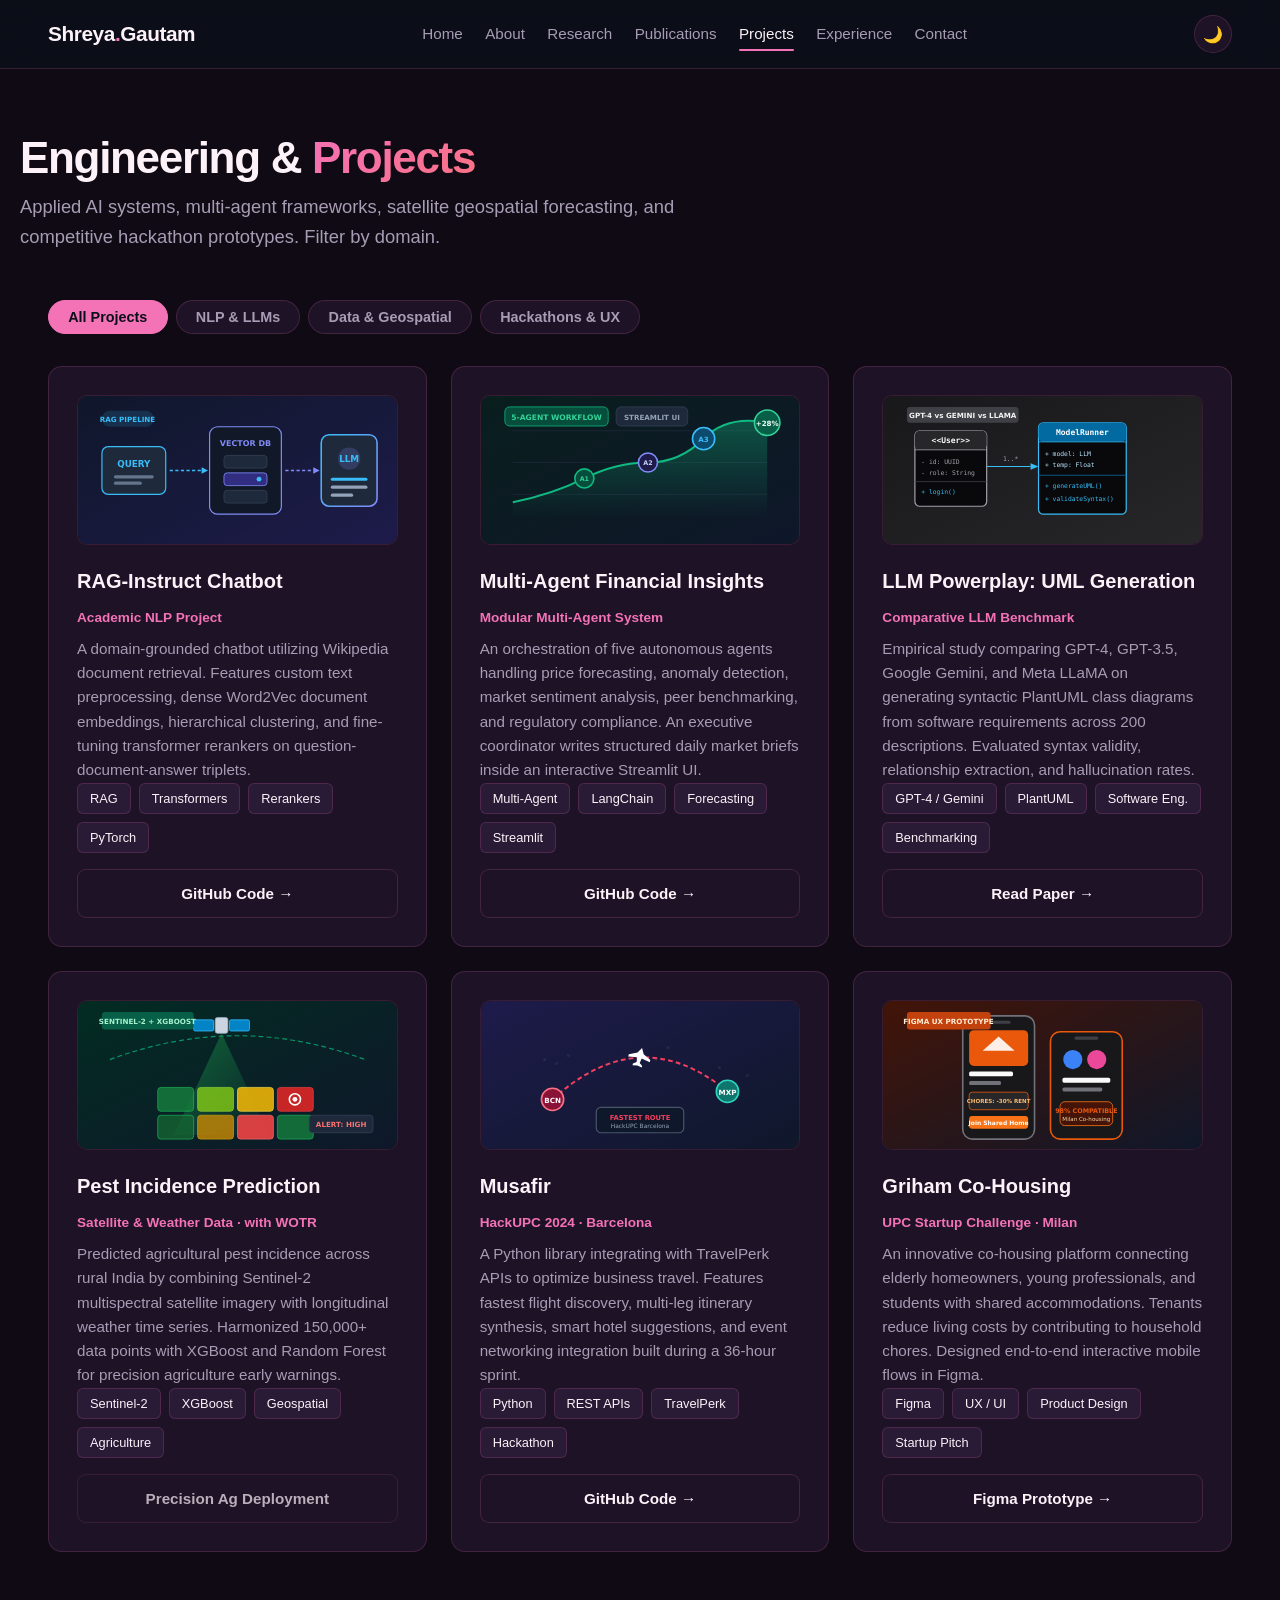
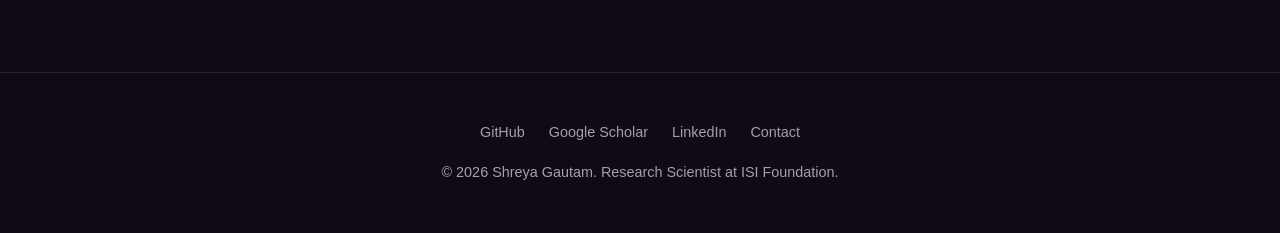
<file: projects.html>
<!DOCTYPE html>
<html lang="en">
<head>
  <meta charset="UTF-8">
  <meta name="viewport" content="width=device-width, initial-scale=1.0">
  <title>Projects | Shreya Gautam – Research Scientist</title>
  <meta name="description" content="Applied systems, hackathon builds, and open-source projects by Shreya Gautam across RAG, multi-agent LLM systems, satellite forecasting, and UI/UX design.">
  <link rel="icon" type="image/svg+xml" href="assets/favicon.svg">
  <link rel="stylesheet" href="style.css">
  <script src="script.js" defer></script>
</head>
<body data-page="projects">
  <div id="site-nav"></div>

  <main>
    <div class="container page-header">
      <h1 class="page-title">Engineering &amp; <span class="gtext">Projects</span></h1>
      <p class="page-sub">Applied AI systems, multi-agent frameworks, satellite geospatial forecasting, and competitive hackathon prototypes. Filter by domain.</p>
    </div>

    <section style="padding-top: 1rem;">
      <div class="container">
        
        <!-- Filters -->
        <div class="filters reveal" data-group="projects">
          <button class="filter-btn active" data-filter="all">All Projects</button>
          <button class="filter-btn" data-filter="nlp">NLP &amp; LLMs</button>
          <button class="filter-btn" data-filter="data">Data &amp; Geospatial</button>
          <button class="filter-btn" data-filter="hack">Hackathons &amp; UX</button>
        </div>

        <div class="grid-3" id="project-list">
          
          <!-- Project 1 -->
          <article class="card project-card reveal" data-topics="nlp">
            <div class="project-thumb">
              <img src="assets/project-rag.svg" alt="RAG-Instruct Chatbot pipeline">
            </div>
            <h3>RAG-Instruct Chatbot</h3>
            <p style="color: var(--primary); font-size: 0.85rem; font-weight: 600; margin-bottom: 0.5rem;">Academic NLP Project</p>
            <p>A domain-grounded chatbot utilizing Wikipedia document retrieval. Features custom text preprocessing, dense Word2Vec document embeddings, hierarchical clustering, and fine-tuning transformer rerankers on question-document-answer triplets.</p>
            <div class="chips" style="margin-top: auto; margin-bottom: 1rem;">
              <span class="chip">RAG</span>
              <span class="chip">Transformers</span>
              <span class="chip">Rerankers</span>
              <span class="chip">PyTorch</span>
            </div>
            <a class="btn" href="https://github.com/ShreyaGautamm/rag-instruct-chatbot" target="_blank" rel="noopener">GitHub Code &rarr;</a>
          </article>

          <!-- Project 2 -->
          <article class="card project-card reveal d1" data-topics="nlp data">
            <div class="project-thumb">
              <img src="assets/project-finance.svg" alt="Multi-Agent Financial Insights system">
            </div>
            <h3>Multi-Agent Financial Insights</h3>
            <p style="color: var(--primary); font-size: 0.85rem; font-weight: 600; margin-bottom: 0.5rem;">Modular Multi-Agent System</p>
            <p>An orchestration of five autonomous agents handling price forecasting, anomaly detection, market sentiment analysis, peer benchmarking, and regulatory compliance. An executive coordinator writes structured daily market briefs inside an interactive Streamlit UI.</p>
            <div class="chips" style="margin-top: auto; margin-bottom: 1rem;">
              <span class="chip">Multi-Agent</span>
              <span class="chip">LangChain</span>
              <span class="chip">Forecasting</span>
              <span class="chip">Streamlit</span>
            </div>
            <a class="btn" href="https://github.com/ShreyaGautamm/multi-agent-financial-insights" target="_blank" rel="noopener">GitHub Code &rarr;</a>
          </article>

          <!-- Project 3 -->
          <article class="card project-card reveal d2" data-topics="nlp">
            <div class="project-thumb">
              <img src="assets/project-uml.svg" alt="LLM UML diagram generation benchmark">
            </div>
            <h3>LLM Powerplay: UML Generation</h3>
            <p style="color: var(--primary); font-size: 0.85rem; font-weight: 600; margin-bottom: 0.5rem;">Comparative LLM Benchmark</p>
            <p>Empirical study comparing GPT-4, GPT-3.5, Google Gemini, and Meta LLaMA on generating syntactic PlantUML class diagrams from software requirements across 200 descriptions. Evaluated syntax validity, relationship extraction, and hallucination rates.</p>
            <div class="chips" style="margin-top: auto; margin-bottom: 1rem;">
              <span class="chip">GPT-4 / Gemini</span>
              <span class="chip">PlantUML</span>
              <span class="chip">Software Eng.</span>
              <span class="chip">Benchmarking</span>
            </div>
            <a class="btn" href="https://drive.google.com/file/d/1VIFG40L-g5WYTszbSPcuW43A__XCwPCh/view?usp=drive_link" target="_blank" rel="noopener">Read Paper &rarr;</a>
          </article>

          <!-- Project 4 -->
          <article class="card project-card reveal" data-topics="data">
            <div class="project-thumb">
              <img src="assets/project-pest.svg" alt="Pest Incidence Prediction with Sentinel Satellite">
            </div>
            <h3>Pest Incidence Prediction</h3>
            <p style="color: var(--primary); font-size: 0.85rem; font-weight: 600; margin-bottom: 0.5rem;">Satellite &amp; Weather Data · with WOTR</p>
            <p>Predicted agricultural pest incidence across rural India by combining Sentinel-2 multispectral satellite imagery with longitudinal weather time series. Harmonized 150,000+ data points with XGBoost and Random Forest for precision agriculture early warnings.</p>
            <div class="chips" style="margin-top: auto; margin-bottom: 1rem;">
              <span class="chip">Sentinel-2</span>
              <span class="chip">XGBoost</span>
              <span class="chip">Geospatial</span>
              <span class="chip">Agriculture</span>
            </div>
            <span class="btn" style="opacity: 0.7; cursor: default;">Precision Ag Deployment</span>
          </article>

          <!-- Project 5 -->
          <article class="card project-card reveal d1" data-topics="hack">
            <div class="project-thumb">
              <img src="assets/project-musafir.svg" alt="Musafir Travel HackUPC Barcelona">
            </div>
            <h3>Musafir</h3>
            <p style="color: var(--primary); font-size: 0.85rem; font-weight: 600; margin-bottom: 0.5rem;">HackUPC 2024 · Barcelona</p>
            <p>A Python library integrating with TravelPerk APIs to optimize business travel. Features fastest flight discovery, multi-leg itinerary synthesis, smart hotel suggestions, and event networking integration built during a 36-hour sprint.</p>
            <div class="chips" style="margin-top: auto; margin-bottom: 1rem;">
              <span class="chip">Python</span>
              <span class="chip">REST APIs</span>
              <span class="chip">TravelPerk</span>
              <span class="chip">Hackathon</span>
            </div>
            <a class="btn" href="https://github.com/ShreyaGautamm/Musafir" target="_blank" rel="noopener">GitHub Code &rarr;</a>
          </article>

          <!-- Project 6 -->
          <article class="card project-card reveal d2" data-topics="hack">
            <div class="project-thumb">
              <img src="assets/project-griham.svg" alt="Griham Co-housing Figma prototype">
            </div>
            <h3>Griham Co-Housing</h3>
            <p style="color: var(--primary); font-size: 0.85rem; font-weight: 600; margin-bottom: 0.5rem;">UPC Startup Challenge · Milan</p>
            <p>An innovative co-housing platform connecting elderly homeowners, young professionals, and students with shared accommodations. Tenants reduce living costs by contributing to household chores. Designed end-to-end interactive mobile flows in Figma.</p>
            <div class="chips" style="margin-top: auto; margin-bottom: 1rem;">
              <span class="chip">Figma</span>
              <span class="chip">UX / UI</span>
              <span class="chip">Product Design</span>
              <span class="chip">Startup Pitch</span>
            </div>
            <a class="btn" href="https://www.figma.com/design/bk8tB2ixXS3vIubjuIFf0l/Griham.com?node-id=0-1&p=f" target="_blank" rel="noopener">Figma Prototype &rarr;</a>
          </article>

        </div>
      </div>
    </section>
  </main>

  <div id="site-footer"></div>
</body>
</html>
</file>
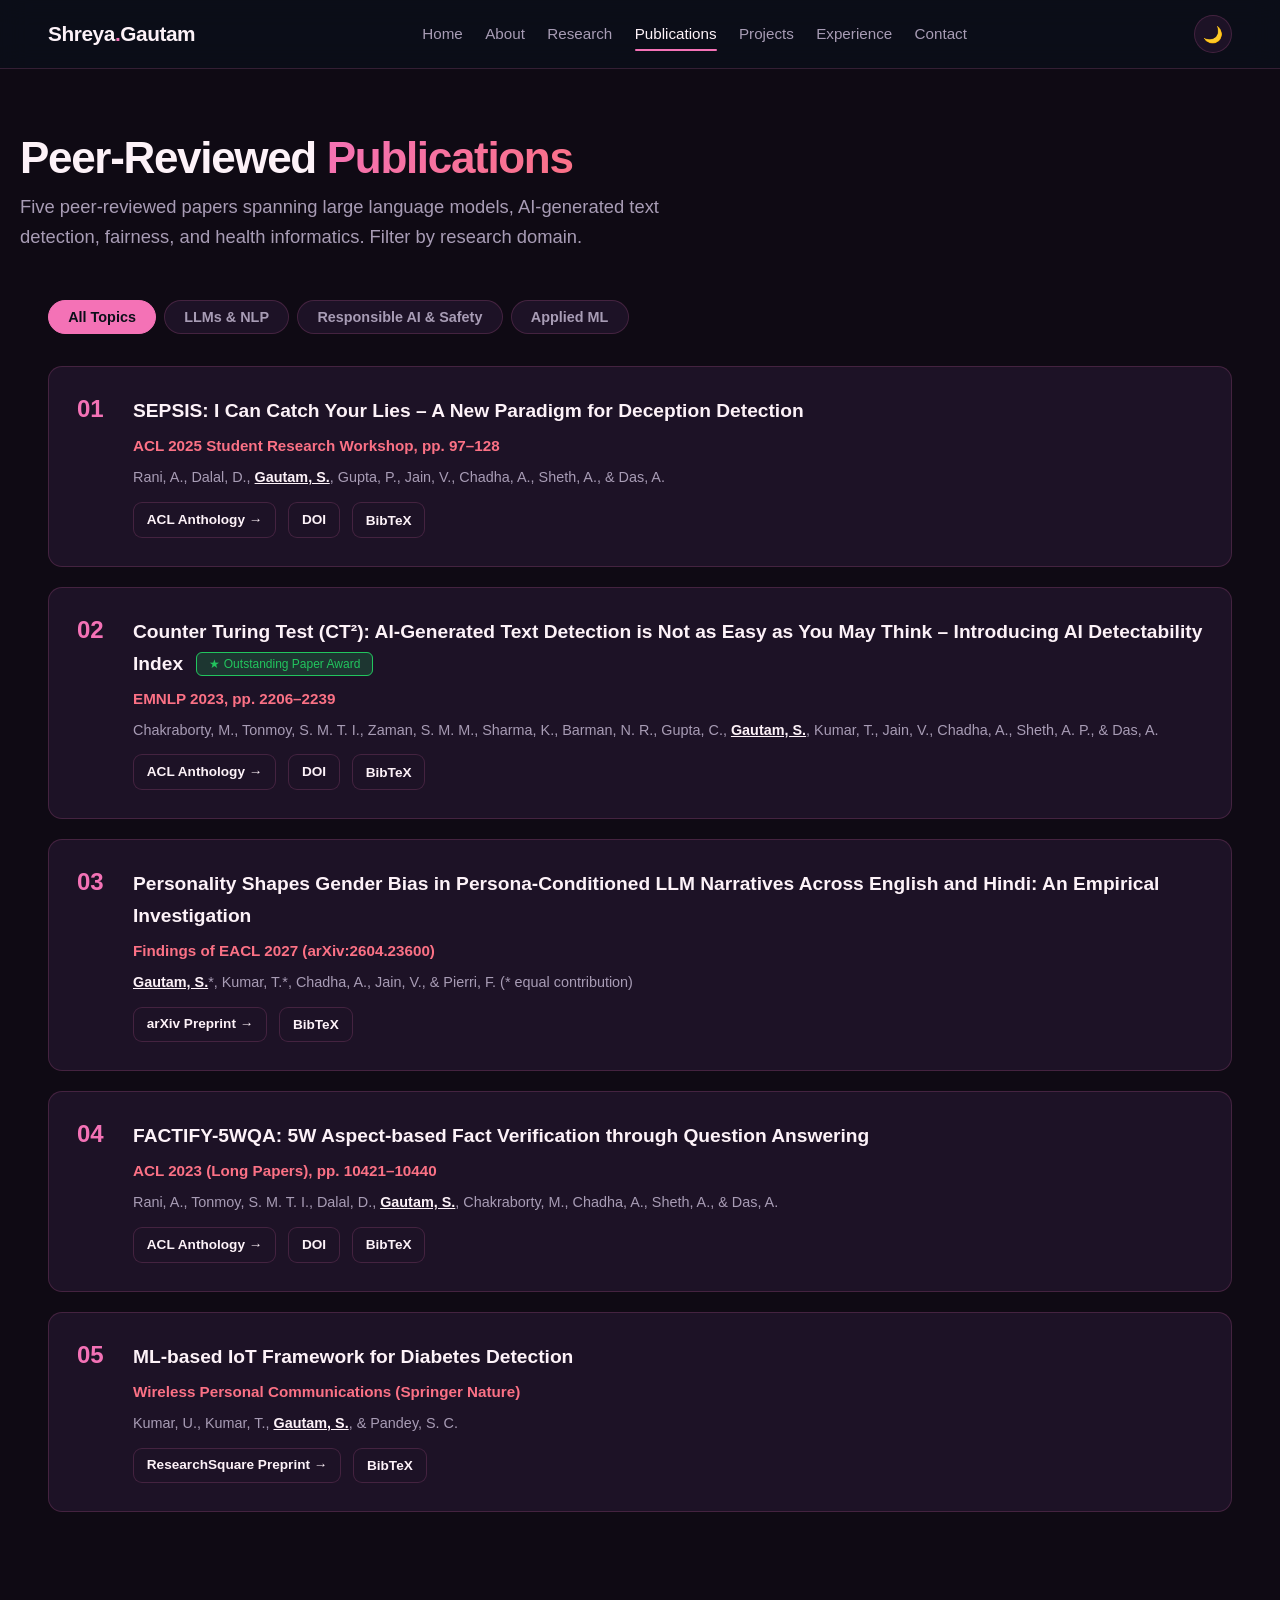
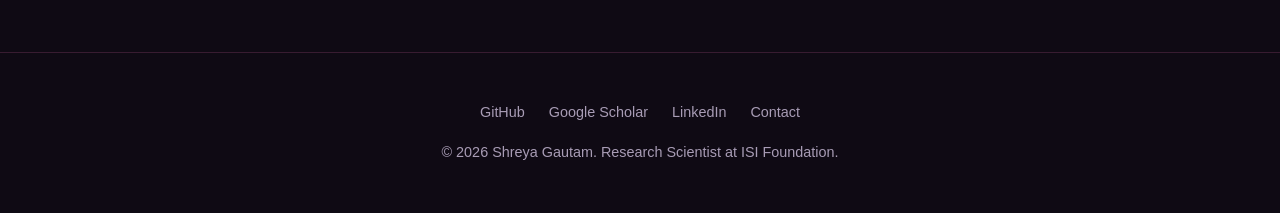
<file: publications.html>
<!DOCTYPE html>
<html lang="en">
<head>
  <meta charset="UTF-8">
  <meta name="viewport" content="width=device-width, initial-scale=1.0">
  <title>Publications | Shreya Gautam – Research Scientist</title>
  <meta name="description" content="Peer-reviewed scientific publications by Shreya Gautam across NLP, LLM evaluation, Responsible AI, and Applied Machine Learning.">
  <link rel="icon" type="image/svg+xml" href="assets/favicon.svg">
  <link rel="stylesheet" href="style.css">
  <script src="script.js" defer></script>
</head>
<body data-page="publications">
  <div id="site-nav"></div>

  <main>
    <div class="container page-header">
      <h1 class="page-title">Peer-Reviewed <span class="gtext">Publications</span></h1>
      <p class="page-sub">Five peer-reviewed papers spanning large language models, AI-generated text detection, fairness, and health informatics. Filter by research domain.</p>
    </div>

    <section style="padding-top: 1rem;">
      <div class="container">
        
        <!-- Filters -->
        <div class="filters reveal" data-group="pubs">
          <button class="filter-btn active" data-filter="all">All Topics</button>
          <button class="filter-btn" data-filter="llm">LLMs &amp; NLP</button>
          <button class="filter-btn" data-filter="rai">Responsible AI &amp; Safety</button>
          <button class="filter-btn" data-filter="ml">Applied ML</button>
        </div>

        <div id="pub-list">
          
          <!-- Publication 1 -->
          <article class="pub-card reveal" data-topics="llm">
            <div class="pub-num">01</div>
            <div style="flex: 1;">
              <h3 class="pub-title">SEPSIS: I Can Catch Your Lies – A New Paradigm for Deception Detection</h3>
              <div class="pub-venue">ACL 2025 Student Research Workshop, pp. 97–128</div>
              <div class="pub-authors">Rani, A., Dalal, D., <strong>Gautam, S.</strong>, Gupta, P., Jain, V., Chadha, A., Sheth, A., &amp; Das, A.</div>
              <div class="pub-links">
                <a class="btn" style="padding: 0.35rem 0.8rem; font-size: 0.85rem;" href="https://aclanthology.org/2025.acl-srw.7/" target="_blank" rel="noopener">ACL Anthology &rarr;</a>
                <a class="btn" style="padding: 0.35rem 0.8rem; font-size: 0.85rem;" href="https://doi.org/10.18653/v1/2025.acl-srw.7" target="_blank" rel="noopener">DOI</a>
                <button class="btn bibtex-toggle-btn" style="padding: 0.35rem 0.8rem; font-size: 0.85rem;" data-target="bib-1">BibTeX</button>
              </div>
              <div class="bibtex-box" id="bib-1">@inproceedings{rani-etal-2025-sepsis,
  title = "SEPSIS: I Can Catch Your Lies – A New Paradigm for Deception Detection",
  author = "Rani, A. and Dalal, D. and Gautam, Shreya and Gupta, P. and Jain, V. and Chadha, A. and Sheth, A. and Das, A.",
  booktitle = "Proceedings of the ACL 2025 Student Research Workshop",
  pages = "97--128",
  year = "2025"
}</div>
            </div>
          </article>

          <!-- Publication 2 -->
          <article class="pub-card reveal" data-topics="llm rai">
            <div class="pub-num">02</div>
            <div style="flex: 1;">
              <h3 class="pub-title">
                Counter Turing Test (CT²): AI-Generated Text Detection is Not as Easy as You May Think – Introducing AI Detectability Index
                <span class="chip" style="background: rgba(34, 197, 94, 0.2); color: #22c55e; border-color: #22c55e; font-size: 0.75rem; vertical-align: middle; margin-left: 0.5rem;">★ Outstanding Paper Award</span>
              </h3>
              <div class="pub-venue">EMNLP 2023, pp. 2206–2239</div>
              <div class="pub-authors">Chakraborty, M., Tonmoy, S. M. T. I., Zaman, S. M. M., Sharma, K., Barman, N. R., Gupta, C., <strong>Gautam, S.</strong>, Kumar, T., Jain, V., Chadha, A., Sheth, A. P., &amp; Das, A.</div>
              <div class="pub-links">
                <a class="btn" style="padding: 0.35rem 0.8rem; font-size: 0.85rem;" href="https://aclanthology.org/2023.emnlp-main.136/" target="_blank" rel="noopener">ACL Anthology &rarr;</a>
                <a class="btn" style="padding: 0.35rem 0.8rem; font-size: 0.85rem;" href="https://doi.org/10.18653/v1/2023.emnlp-main.136" target="_blank" rel="noopener">DOI</a>
                <button class="btn bibtex-toggle-btn" style="padding: 0.35rem 0.8rem; font-size: 0.85rem;" data-target="bib-2">BibTeX</button>
              </div>
              <div class="bibtex-box" id="bib-2">@inproceedings{chakraborty-etal-2023-counter,
  title = "Counter Turing Test (CT²): AI-Generated Text Detection is Not as Easy as You May Think",
  author = "Chakraborty, M. and Tonmoy, S. and Zaman, S. and Sharma, K. and Gautam, Shreya and Das, A.",
  booktitle = "Proceedings of EMNLP 2023",
  pages = "2206--2239",
  year = "2023"
}</div>
            </div>
          </article>

          <!-- Publication 3 -->
          <article class="pub-card reveal" data-topics="llm rai">
            <div class="pub-num">03</div>
            <div style="flex: 1;">
              <h3 class="pub-title">Personality Shapes Gender Bias in Persona-Conditioned LLM Narratives Across English and Hindi: An Empirical Investigation</h3>
              <div class="pub-venue">Findings of EACL 2027 (arXiv:2604.23600)</div>
              <div class="pub-authors"><strong>Gautam, S.</strong>*, Kumar, T.*, Chadha, A., Jain, V., &amp; Pierri, F. (* equal contribution)</div>
              <div class="pub-links">
                <a class="btn" style="padding: 0.35rem 0.8rem; font-size: 0.85rem;" href="https://arxiv.org/abs/2604.23600" target="_blank" rel="noopener">arXiv Preprint &rarr;</a>
                <button class="btn bibtex-toggle-btn" style="padding: 0.35rem 0.8rem; font-size: 0.85rem;" data-target="bib-3">BibTeX</button>
              </div>
              <div class="bibtex-box" id="bib-3">@article{gautam2026personality,
  title = "Personality Shapes Gender Bias in Persona-Conditioned LLM Narratives Across English and Hindi",
  author = "Gautam, Shreya and Kumar, T. and Chadha, A. and Jain, V. and Pierri, F.",
  journal = "arXiv preprint arXiv:2604.23600",
  year = "2026"
}</div>
            </div>
          </article>

          <!-- Publication 4 -->
          <article class="pub-card reveal" data-topics="llm">
            <div class="pub-num">04</div>
            <div style="flex: 1;">
              <h3 class="pub-title">FACTIFY-5WQA: 5W Aspect-based Fact Verification through Question Answering</h3>
              <div class="pub-venue">ACL 2023 (Long Papers), pp. 10421–10440</div>
              <div class="pub-authors">Rani, A., Tonmoy, S. M. T. I., Dalal, D., <strong>Gautam, S.</strong>, Chakraborty, M., Chadha, A., Sheth, A., &amp; Das, A.</div>
              <div class="pub-links">
                <a class="btn" style="padding: 0.35rem 0.8rem; font-size: 0.85rem;" href="https://aclanthology.org/2023.acl-long.581/" target="_blank" rel="noopener">ACL Anthology &rarr;</a>
                <a class="btn" style="padding: 0.35rem 0.8rem; font-size: 0.85rem;" href="https://doi.org/10.18653/v1/2023.acl-long.581" target="_blank" rel="noopener">DOI</a>
                <button class="btn bibtex-toggle-btn" style="padding: 0.35rem 0.8rem; font-size: 0.85rem;" data-target="bib-4">BibTeX</button>
              </div>
              <div class="bibtex-box" id="bib-4">@inproceedings{rani-etal-2023-factify,
  title = "FACTIFY-5WQA: 5W Aspect-based Fact Verification through Question Answering",
  author = "Rani, A. and Tonmoy, S. and Dalal, D. and Gautam, Shreya and Chakraborty, M. and Chadha, A. and Sheth, A. and Das, A.",
  booktitle = "Proceedings of ACL 2023",
  pages = "10421--10440",
  year = "2023"
}</div>
            </div>
          </article>

          <!-- Publication 5 -->
          <article class="pub-card reveal" data-topics="ml">
            <div class="pub-num">05</div>
            <div style="flex: 1;">
              <h3 class="pub-title">ML-based IoT Framework for Diabetes Detection</h3>
              <div class="pub-venue">Wireless Personal Communications (Springer Nature)</div>
              <div class="pub-authors">Kumar, U., Kumar, T., <strong>Gautam, S.</strong>, &amp; Pandey, S. C.</div>
              <div class="pub-links">
                <a class="btn" style="padding: 0.35rem 0.8rem; font-size: 0.85rem;" href="https://www.researchsquare.com/article/rs-3024165/v1" target="_blank" rel="noopener">ResearchSquare Preprint &rarr;</a>
                <button class="btn bibtex-toggle-btn" style="padding: 0.35rem 0.8rem; font-size: 0.85rem;" data-target="bib-5">BibTeX</button>
              </div>
              <div class="bibtex-box" id="bib-5">@article{gautam-diabetes-ml,
  title = "ML-based IoT Framework for Diabetes Detection",
  author = "Gautam, Shreya and colleagues",
  journal = "Wireless Personal Communications",
  publisher = "Springer",
  year = "2023"
}</div>
            </div>
          </article>

        </div>
      </div>
    </section>
  </main>

  <div id="site-footer"></div>
</body>
</html>
</file>
<file: style.css>
:root {
  --bg: #0f0a14;
  --surface: #1d1226;
  --surface-hover: #291a36;
  --surface-active: #3a224a;
  --text: #fdf2f8;
  --text-muted: #a89cb5;
  --primary: #f472b6;
  --primary-glow: rgba(244, 114, 182, 0.28);
  --accent: #fb7185;
  --accent-2: #c084fc;
  --border: rgba(244, 114, 182, 0.18);
  --radius: 14px;
  --font: -apple-system, BlinkMacSystemFont, "Segoe UI", Roboto, "Helvetica Neue", Arial, sans-serif;
  --shadow: 0 10px 30px rgba(0, 0, 0, 0.45);
}

[data-theme="light"] {
  --bg: #fdf4f8;
  --surface: #ffffff;
  --surface-hover: #fae8f0;
  --surface-active: #f5d0e0;
  --text: #1f101b;
  --text-muted: #785e6f;
  --primary: #db2777;
  --primary-glow: rgba(219, 39, 119, 0.18);
  --accent: #e11d48;
  --accent-2: #a855f7;
  --border: rgba(219, 39, 119, 0.15);
  --shadow: 0 10px 30px rgba(157, 23, 77, 0.08);
}

* {
  box-sizing: border-box;
  margin: 0;
  padding: 0;
}

body {
  font-family: var(--font);
  background: var(--bg);
  color: var(--text);
  line-height: 1.65;
  min-height: 100vh;
  display: flex;
  flex-direction: column;
  transition: background-color 0.3s ease, color 0.3s ease;
  overflow-x: hidden;
}

main {
  flex: 1;
}

.container {
  width: 100%;
  max-width: 1240px;
  margin: 0 auto;
  padding: 0 1.75rem;
}

@media (min-width: 1440px) {
  .container {
    max-width: 1400px;
    padding: 0 2.5rem;
  }
}

@media (min-width: 1800px) {
  .container {
    max-width: 1600px;
    padding: 0 3.5rem;
  }
}

/* Nav Header */
#site-nav {
  position: sticky;
  top: 0;
  z-index: 100;
  backdrop-filter: blur(14px);
  -webkit-backdrop-filter: blur(14px);
  background: rgba(11, 15, 25, 0.85);
  border-bottom: 1px solid var(--border);
  transition: background-color 0.3s ease, border-color 0.3s ease;
}
[data-theme="light"] #site-nav {
  background: rgba(248, 250, 252, 0.88);
}

.nav-container {
  display: flex;
  justify-content: space-between;
  align-items: center;
  height: 68px;
}

.brand {
  font-size: 1.3rem;
  font-weight: 800;
  text-decoration: none;
  color: var(--text);
  letter-spacing: -0.02em;
}
.brand span {
  color: var(--primary);
}

.nav-links {
  display: flex;
  gap: 1.4rem;
  align-items: center;
}
.nav-link {
  color: var(--text-muted);
  text-decoration: none;
  font-size: 0.95rem;
  font-weight: 500;
  transition: color 0.2s ease;
  position: relative;
  padding: 0.3rem 0;
}
.nav-link:hover, .nav-link.active {
  color: var(--text);
}
.nav-link.active::after {
  content: "";
  position: absolute;
  bottom: 0;
  left: 0;
  right: 0;
  height: 2px;
  background: var(--primary);
  border-radius: 2px;
}

.nav-right {
  display: flex;
  align-items: center;
  gap: 0.75rem;
}

.theme-toggle {
  background: var(--surface);
  border: 1px solid var(--border);
  color: var(--text);
  border-radius: 999px;
  width: 38px;
  height: 38px;
  display: inline-flex;
  align-items: center;
  justify-content: center;
  cursor: pointer;
  transition: all 0.2s ease;
  font-size: 1rem;
}
.theme-toggle:hover {
  background: var(--surface-hover);
  border-color: var(--primary);
}

.mobile-menu-btn {
  display: none;
  background: var(--surface);
  border: 1px solid var(--border);
  color: var(--text);
  border-radius: 8px;
  width: 38px;
  height: 38px;
  align-items: center;
  justify-content: center;
  cursor: pointer;
  font-size: 1.2rem;
}

/* Page Headers */
.page-header {
  padding: 4rem 0 2rem;
}
.page-title {
  font-size: 2.75rem;
  font-weight: 800;
  letter-spacing: -0.03em;
  margin-bottom: 0.5rem;
}
.page-sub {
  font-size: 1.15rem;
  color: var(--text-muted);
  max-width: 680px;
}

/* Typography & Hero */
section {
  padding: 3.5rem 0;
}

.hero {
  padding-top: 4.5rem;
  padding-bottom: 3.5rem;
}

.hero-grid {
  display: grid;
  grid-template-columns: 1.2fr 0.8fr;
  gap: 3.5rem;
  align-items: center;
}

.hero-art {
  width: 100%;
  max-width: 440px;
  height: auto;
  justify-self: center;
  filter: drop-shadow(0 10px 30px var(--primary-glow));
  transition: transform 0.4s ease;
}
.hero-art:hover {
  transform: translateY(-4px) scale(1.02);
}

.pill {
  display: inline-flex;
  align-items: center;
  gap: 0.6rem;
  background: var(--surface);
  border: 1px solid var(--border);
  padding: 0.4rem 1rem;
  border-radius: 999px;
  font-size: 0.85rem;
  color: var(--text-muted);
  margin-bottom: 1.25rem;
}

.pulse {
  width: 8px;
  height: 8px;
  border-radius: 50%;
  background: #22c55e;
  box-shadow: 0 0 0 0 rgba(34, 197, 94, 0.7);
  animation: pulse-ring 2s infinite;
}
@keyframes pulse-ring {
  0% { box-shadow: 0 0 0 0 rgba(34, 197, 94, 0.7); }
  70% { box-shadow: 0 0 0 10px rgba(34, 197, 94, 0); }
  100% { box-shadow: 0 0 0 0 rgba(34, 197, 94, 0); }
}

h1 {
  font-size: 3.25rem;
  font-weight: 800;
  letter-spacing: -0.03em;
  line-height: 1.15;
  margin-bottom: 0.5rem;
}

.gtext {
  background: linear-gradient(135deg, var(--primary) 0%, var(--accent) 100%);
  -webkit-background-clip: text;
  -webkit-text-fill-color: transparent;
}

.typed {
  font-size: 1.2rem;
  font-weight: 500;
  color: var(--primary);
  min-height: 1.8em;
  margin-bottom: 1rem;
}

.caret {
  display: inline-block;
  width: 2px;
  height: 1.15em;
  background: var(--primary);
  vertical-align: -2px;
  margin-left: 2px;
  animation: blink 0.85s infinite;
}
@keyframes blink {
  0%, 100% { opacity: 1; }
  50% { opacity: 0; }
}

.lead {
  font-size: 1.125rem;
  color: var(--text-muted);
  max-width: 620px;
  line-height: 1.7;
  margin-bottom: 1.75rem;
}

.btn-row {
  display: flex;
  gap: 0.85rem;
  flex-wrap: wrap;
  margin-bottom: 2.5rem;
}

.btn {
  display: inline-flex;
  align-items: center;
  justify-content: center;
  padding: 0.7rem 1.4rem;
  border-radius: 9px;
  font-size: 0.95rem;
  font-weight: 600;
  text-decoration: none;
  color: var(--text);
  background: var(--surface);
  border: 1px solid var(--border);
  transition: all 0.2s ease;
  cursor: pointer;
}
.btn:hover {
  transform: translateY(-2px);
  background: var(--surface-hover);
  border-color: var(--primary);
}
.btn.primary {
  background: linear-gradient(135deg, var(--primary) 0%, var(--accent) 100%);
  color: #fff;
  border-color: transparent;
  box-shadow: 0 4px 14px var(--primary-glow);
}
.btn.primary:hover {
  color: #fff;
  transform: translateY(-2px);
  box-shadow: 0 6px 20px var(--primary-glow);
  border-color: transparent;
}

/* Stats */
.stats {
  display: grid;
  grid-template-columns: repeat(4, 1fr);
  gap: 1.5rem;
  padding-top: 1.5rem;
  border-top: 1px solid var(--border);
}

.stat .num {
  font-size: 2rem;
  font-weight: 800;
  color: var(--primary);
  line-height: 1.2;
}
.stat .label {
  font-size: 0.85rem;
  color: var(--text-muted);
  margin-top: 0.25rem;
}

/* Section titles */
.section-title {
  font-size: 2rem;
  font-weight: 700;
  letter-spacing: -0.02em;
  margin-bottom: 0.35rem;
}
.section-sub {
  color: var(--text-muted);
  font-size: 1rem;
  margin-bottom: 2rem;
}

/* Role Tabs ("Find my fit") */
.role-tabs {
  display: flex;
  gap: 0.6rem;
  flex-wrap: wrap;
  margin-bottom: 1.25rem;
}

.tab {
  background: var(--surface);
  border: 1px solid var(--border);
  color: var(--text-muted);
  padding: 0.55rem 1.25rem;
  border-radius: 999px;
  font-size: 0.9rem;
  font-weight: 600;
  cursor: pointer;
  transition: all 0.2s ease;
}
.tab:hover {
  color: var(--text);
  background: var(--surface-hover);
  border-color: var(--primary);
}
.tab.active {
  background: var(--primary);
  color: #0b0f19;
  border-color: var(--primary);
  box-shadow: 0 2px 10px var(--primary-glow);
}

.role-panel {
  background: var(--surface);
  border: 1px solid var(--border);
  border-radius: var(--radius);
  padding: 2rem;
  min-height: 160px;
  transition: all 0.25s ease;
}
.role-panel h4 {
  font-size: 1.25rem;
  margin-bottom: 0.75rem;
  color: var(--primary);
}
.role-panel p {
  color: var(--text-muted);
  line-height: 1.7;
  margin-bottom: 1rem;
}

/* Chips / Tags */
.chips {
  display: flex;
  flex-wrap: wrap;
  gap: 0.5rem;
  margin-top: 0.75rem;
}
.chip {
  background: var(--surface-hover);
  border: 1px solid var(--border);
  color: var(--text);
  padding: 0.25rem 0.75rem;
  border-radius: 6px;
  font-size: 0.8rem;
  font-weight: 500;
}

/* Grids */
.grid-3 {
  display: grid;
  grid-template-columns: repeat(3, 1fr);
  gap: 1.5rem;
}
.grid-2 {
  display: grid;
  grid-template-columns: repeat(2, 1fr);
  gap: 1.5rem;
}

/* Card */
.card {
  background: var(--surface);
  border: 1px solid var(--border);
  border-radius: var(--radius);
  padding: 1.75rem;
  text-decoration: none;
  display: flex;
  flex-direction: column;
  transition: all 0.25s cubic-bezier(0.16, 1, 0.3, 1);
  position: relative;
  overflow: hidden;
}
.card::before {
  content: "";
  position: absolute;
  top: 0;
  left: 0;
  right: 0;
  height: 2px;
  background: linear-gradient(90deg, var(--primary), var(--accent));
  opacity: 0;
  transition: opacity 0.25s ease;
}
.card:hover {
  transform: translateY(-4px);
  border-color: var(--primary);
  box-shadow: 0 12px 30px rgba(0, 0, 0, 0.25);
}
.card:hover::before {
  opacity: 1;
}
.card h3 {
  font-size: 1.25rem;
  font-weight: 700;
  margin-bottom: 0.6rem;
  color: var(--text);
}
.card p {
  color: var(--text-muted);
  font-size: 0.95rem;
  line-height: 1.6;
}

/* Visual inside Cards */
.card-visual {
  width: 100%;
  height: 140px;
  border-radius: 10px;
  overflow: hidden;
  margin-bottom: 1rem;
  border: 1px solid var(--border);
  background: var(--bg);
}
.card-visual img {
  width: 100%;
  height: 100%;
  object-fit: cover;
  display: block;
  transition: transform 0.35s ease;
}
.card:hover .card-visual img {
  transform: scale(1.04);
}

/* Project Thumbnails */
.project-thumb {
  width: 100%;
  height: 150px;
  border-radius: 10px;
  overflow: hidden;
  margin-bottom: 1.2rem;
  border: 1px solid var(--border);
  background: var(--bg);
}
.project-thumb img {
  width: 100%;
  height: 100%;
  object-fit: cover;
  display: block;
  transition: transform 0.35s ease;
}
.card:hover .project-thumb img {
  transform: scale(1.05);
}

/* About Grid & Avatar */
.about-grid {
  display: grid;
  grid-template-columns: 1fr 280px;
  gap: 3.5rem;
  align-items: start;
}
.about-bio p {
  font-size: 1.1rem;
  line-height: 1.8;
  color: var(--text-muted);
  margin-bottom: 1.25rem;
}
.about-bio strong {
  color: var(--text);
}

.avatar {
  aspect-ratio: 1;
  border-radius: 24px;
  background: linear-gradient(135deg, var(--primary), var(--accent));
  display: grid;
  place-items: center;
  position: relative;
  overflow: hidden;
  border: 2px solid var(--border);
  box-shadow: var(--shadow);
}
.avatar img {
  position: absolute;
  inset: 0;
  width: 100%;
  height: 100%;
  object-fit: cover;
  border-radius: 22px;
  z-index: 2;
  transition: transform 0.4s ease;
}
.avatar:hover img {
  transform: scale(1.04);
}
.avatar span {
  font-size: 3.5rem;
  font-weight: 800;
  color: #ffffff;
  position: relative;
  z-index: 1;
}

/* Timeline (Experience) */
.timeline {
  position: relative;
  padding-left: 2rem;
  margin: 2rem 0;
}
.timeline::before {
  content: "";
  position: absolute;
  top: 0;
  bottom: 0;
  left: 7px;
  width: 2px;
  background: var(--border);
}
.timeline-item {
  position: relative;
  margin-bottom: 2.5rem;
}
.timeline-dot {
  position: absolute;
  left: -2rem;
  top: 6px;
  width: 16px;
  height: 16px;
  border-radius: 50%;
  background: var(--surface);
  border: 3px solid var(--primary);
  box-shadow: 0 0 0 4px var(--bg);
}
.timeline-item.active .timeline-dot {
  background: var(--primary);
  box-shadow: 0 0 12px var(--primary);
}
.timeline-content {
  background: var(--surface);
  border: 1px solid var(--border);
  border-radius: var(--radius);
  padding: 1.5rem 1.75rem;
  transition: transform 0.2s ease, border-color 0.2s ease;
}
.timeline-content:hover {
  transform: translateX(4px);
  border-color: var(--primary);
}
.timeline-meta {
  display: flex;
  justify-content: space-between;
  margin-bottom: 0.5rem;
  flex-wrap: wrap;
  gap: 0.5rem;
}
.timeline-role {
  font-size: 1.15rem;
  font-weight: 700;
  color: var(--text);
}
.timeline-org {
  color: var(--primary);
  font-weight: 600;
}
.timeline-date {
  font-size: 0.85rem;
  color: var(--text-muted);
}
.timeline-content p {
  color: var(--text-muted);
  font-size: 0.95rem;
  line-height: 1.65;
}

/* Filters */
.filters {
  display: flex;
  gap: 0.5rem;
  flex-wrap: wrap;
  margin-bottom: 2rem;
}
.filter-btn {
  background: var(--surface);
  border: 1px solid var(--border);
  color: var(--text-muted);
  padding: 0.5rem 1.2rem;
  border-radius: 999px;
  font-size: 0.9rem;
  font-weight: 600;
  cursor: pointer;
  transition: all 0.2s ease;
}
.filter-btn:hover {
  background: var(--surface-hover);
  color: var(--text);
  border-color: var(--primary);
}
.filter-btn.active {
  background: var(--primary);
  color: #0b0f19;
  border-color: var(--primary);
}

/* Publications */
.pub-card {
  display: flex;
  gap: 1.5rem;
  align-items: flex-start;
  background: var(--surface);
  border: 1px solid var(--border);
  border-radius: var(--radius);
  padding: 1.75rem;
  margin-bottom: 1.25rem;
  transition: all 0.2s ease;
}
.pub-card:hover {
  border-color: var(--primary);
  transform: translateY(-2px);
}
.pub-num {
  font-size: 1.5rem;
  font-weight: 800;
  color: var(--primary);
  min-width: 32px;
  line-height: 1.2;
}
.pub-title {
  font-size: 1.2rem;
  font-weight: 700;
  color: var(--text);
  margin-bottom: 0.4rem;
}
.pub-venue {
  color: var(--accent);
  font-weight: 600;
  font-size: 0.95rem;
  margin-bottom: 0.5rem;
}
.pub-authors {
  color: var(--text-muted);
  font-size: 0.9rem;
  margin-bottom: 0.75rem;
}
.pub-authors strong {
  color: var(--text);
  text-decoration: underline;
}
.pub-links {
  display: flex;
  gap: 0.75rem;
  margin-top: 0.75rem;
  flex-wrap: wrap;
}
.bibtex-box {
  display: none;
  background: var(--bg);
  border: 1px solid var(--border);
  border-radius: 8px;
  padding: 1rem;
  margin-top: 1rem;
  font-family: monospace;
  font-size: 0.8rem;
  color: var(--text-muted);
  white-space: pre-wrap;
  user-select: all;
}
.bibtex-box.show {
  display: block;
}

/* Contact Form */
.contact-grid {
  display: grid;
  grid-template-columns: 1fr 1fr;
  gap: 3rem;
}
.contact-info-card {
  background: var(--surface);
  border: 1px solid var(--border);
  border-radius: var(--radius);
  padding: 2rem;
}
.form-group {
  margin-bottom: 1.25rem;
}
.form-group label {
  display: block;
  font-size: 0.9rem;
  font-weight: 600;
  color: var(--text);
  margin-bottom: 0.4rem;
}
.form-control {
  width: 100%;
  padding: 0.75rem 1rem;
  border-radius: 8px;
  border: 1px solid var(--border);
  background: var(--surface);
  color: var(--text);
  font-family: var(--font);
  font-size: 0.95rem;
  transition: border-color 0.2s ease;
}
.form-control:focus {
  outline: none;
  border-color: var(--primary);
  box-shadow: 0 0 0 3px var(--primary-glow);
}
textarea.form-control {
  min-height: 120px;
  resize: vertical;
}

/* Toast */
.toast {
  position: fixed;
  bottom: 2rem;
  right: 2rem;
  background: var(--surface-active);
  color: var(--text);
  border: 1px solid var(--primary);
  border-radius: 8px;
  padding: 0.75rem 1.25rem;
  font-size: 0.9rem;
  box-shadow: var(--shadow);
  transform: translateY(100px);
  opacity: 0;
  transition: all 0.3s cubic-bezier(0.16, 1, 0.3, 1);
  z-index: 1000;
}
.toast.show {
  transform: translateY(0);
  opacity: 1;
}

/* Scroll Reveal */
.reveal {
  opacity: 0;
  transform: translateY(24px);
  transition: opacity 0.6s cubic-bezier(0.16, 1, 0.3, 1), transform 0.6s cubic-bezier(0.16, 1, 0.3, 1);
}
.reveal.visible {
  opacity: 1;
  transform: translateY(0);
}
.d1 { transition-delay: 0.1s; }
.d2 { transition-delay: 0.2s; }

/* Footer */
#site-footer {
  border-top: 1px solid var(--border);
  padding: 3rem 0;
  margin-top: 4rem;
  text-align: center;
  color: var(--text-muted);
  font-size: 0.9rem;
  background: var(--bg);
}
.footer-links {
  display: flex;
  justify-content: center;
  gap: 1.5rem;
  margin-bottom: 1rem;
}
.footer-links a {
  color: var(--text-muted);
  text-decoration: none;
  transition: color 0.2s ease;
}
.footer-links a:hover {
  color: var(--primary);
}

/* Responsive */
@media (max-width: 900px) {
  .hero-grid {
    grid-template-columns: 1fr;
    gap: 2.5rem;
  }
  .about-grid {
    grid-template-columns: 1fr;
  }
  .avatar {
    max-width: 240px;
    margin: 0 auto;
  }
  .grid-3 {
    grid-template-columns: repeat(2, 1fr);
  }
  .grid-2, .contact-grid {
    grid-template-columns: 1fr;
  }
  .stats {
    grid-template-columns: repeat(2, 1fr);
  }
}

@media (max-width: 768px) {
  .nav-links {
    display: none;
    position: absolute;
    top: 68px;
    left: 0;
    right: 0;
    background: var(--surface);
    border-bottom: 1px solid var(--border);
    flex-direction: column;
    padding: 1.5rem;
    gap: 1rem;
    box-shadow: var(--shadow);
  }
  .nav-links.open {
    display: flex;
  }
  .mobile-menu-btn {
    display: inline-flex;
  }
}

@media (max-width: 600px) {
  h1 {
    font-size: 2.35rem;
  }
  .page-title {
    font-size: 2.2rem;
  }
  .grid-3 {
    grid-template-columns: 1fr;
  }
  .stats {
    grid-template-columns: 1fr 1fr;
    gap: 1rem;
  }
  .stat .num {
    font-size: 1.6rem;
  }
}
</file>
